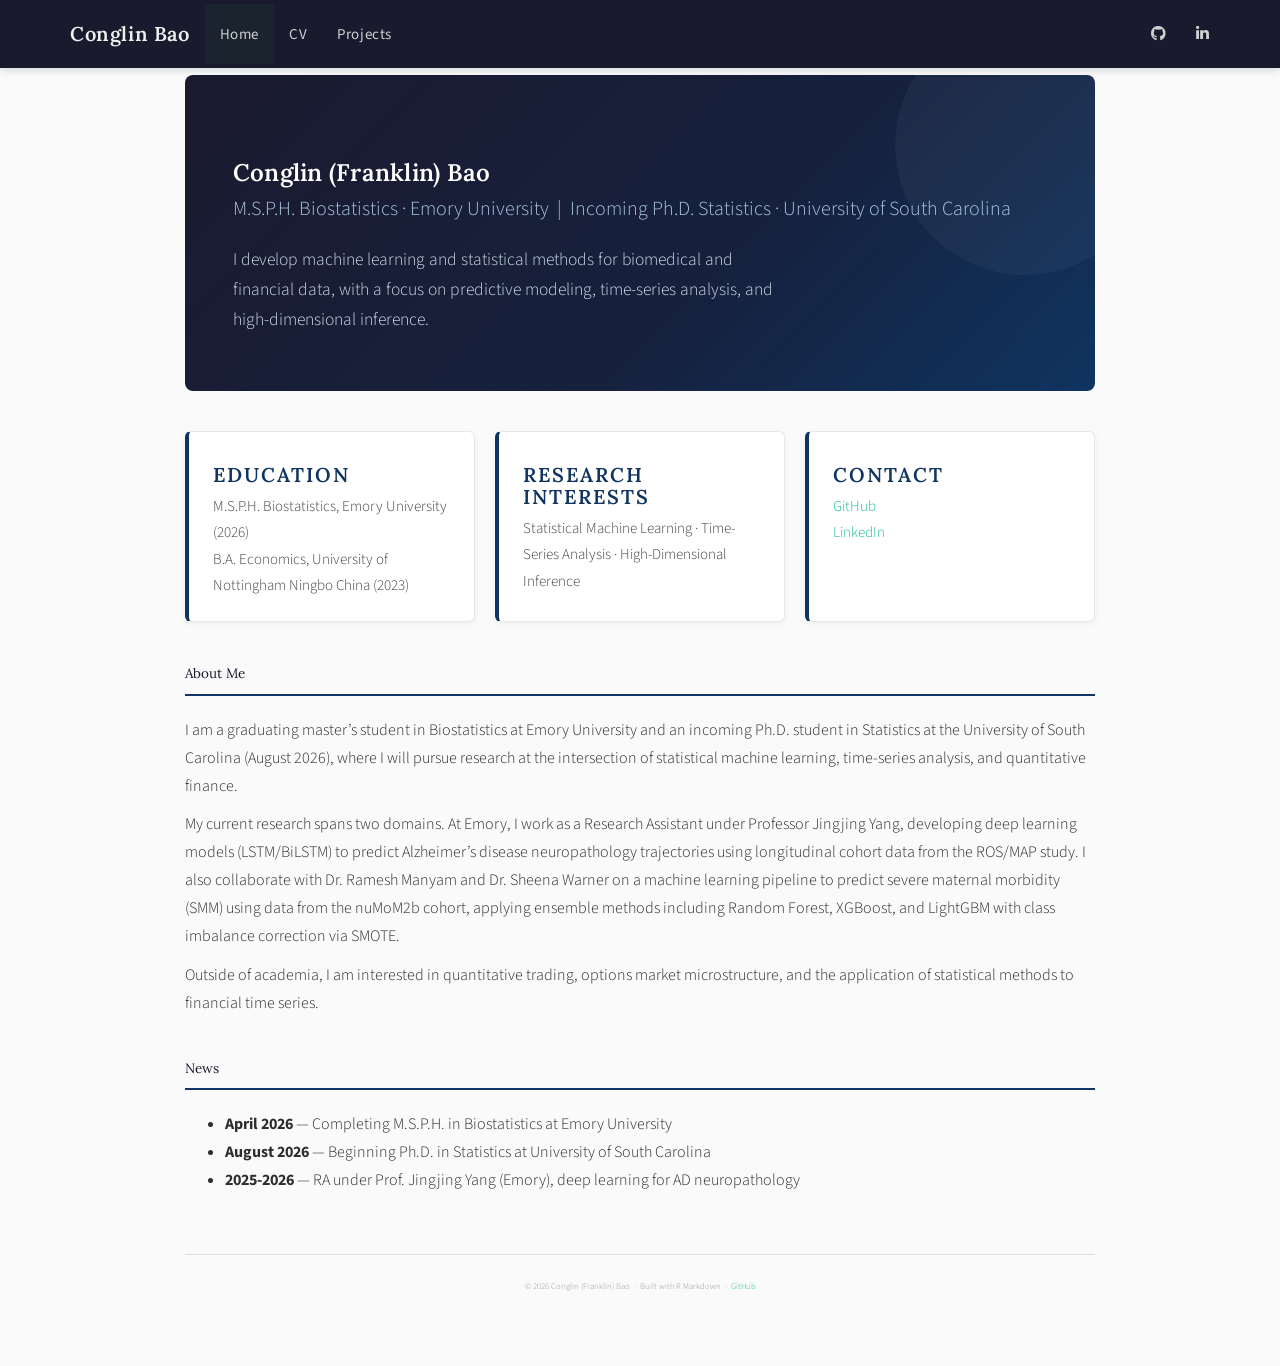
<file: docs/index.html>
<!DOCTYPE html>

<html>

<head>

<meta charset="utf-8" />
<meta name="generator" content="pandoc" />
<meta http-equiv="X-UA-Compatible" content="IE=EDGE" />




<title>index.knit</title>

<script src="site_libs/header-attrs-2.28/header-attrs.js"></script>
<script src="site_libs/jquery-3.6.0/jquery-3.6.0.min.js"></script>
<meta name="viewport" content="width=device-width, initial-scale=1" />
<link href="site_libs/bootstrap-3.3.5/css/flatly.min.css" rel="stylesheet" />
<script src="site_libs/bootstrap-3.3.5/js/bootstrap.min.js"></script>
<script src="site_libs/bootstrap-3.3.5/shim/html5shiv.min.js"></script>
<script src="site_libs/bootstrap-3.3.5/shim/respond.min.js"></script>
<style>h1 {font-size: 34px;}
       h1.title {font-size: 38px;}
       h2 {font-size: 30px;}
       h3 {font-size: 24px;}
       h4 {font-size: 18px;}
       h5 {font-size: 16px;}
       h6 {font-size: 12px;}
       code {color: inherit; background-color: rgba(0, 0, 0, 0.04);}
       pre:not([class]) { background-color: white }</style>
<script src="site_libs/navigation-1.1/tabsets.js"></script>
<link href="site_libs/font-awesome-6.4.2/css/all.min.css" rel="stylesheet" />
<link href="site_libs/font-awesome-6.4.2/css/v4-shims.min.css" rel="stylesheet" />

<style type="text/css">
  code{white-space: pre-wrap;}
  span.smallcaps{font-variant: small-caps;}
  span.underline{text-decoration: underline;}
  div.column{display: inline-block; vertical-align: top; width: 50%;}
  div.hanging-indent{margin-left: 1.5em; text-indent: -1.5em;}
  ul.task-list{list-style: none;}
    </style>







<link rel="stylesheet" href="styles.css" type="text/css" />



<style type = "text/css">
.main-container {
  max-width: 940px;
  margin-left: auto;
  margin-right: auto;
}
img {
  max-width:100%;
}
.tabbed-pane {
  padding-top: 12px;
}
.html-widget {
  margin-bottom: 20px;
}
button.code-folding-btn:focus {
  outline: none;
}
summary {
  display: list-item;
}
details > summary > p:only-child {
  display: inline;
}
pre code {
  padding: 0;
}
</style>


<style type="text/css">
.dropdown-submenu {
  position: relative;
}
.dropdown-submenu>.dropdown-menu {
  top: 0;
  left: 100%;
  margin-top: -6px;
  margin-left: -1px;
  border-radius: 0 6px 6px 6px;
}
.dropdown-submenu:hover>.dropdown-menu {
  display: block;
}
.dropdown-submenu>a:after {
  display: block;
  content: " ";
  float: right;
  width: 0;
  height: 0;
  border-color: transparent;
  border-style: solid;
  border-width: 5px 0 5px 5px;
  border-left-color: #cccccc;
  margin-top: 5px;
  margin-right: -10px;
}
.dropdown-submenu:hover>a:after {
  border-left-color: #adb5bd;
}
.dropdown-submenu.pull-left {
  float: none;
}
.dropdown-submenu.pull-left>.dropdown-menu {
  left: -100%;
  margin-left: 10px;
  border-radius: 6px 0 6px 6px;
}
</style>

<script type="text/javascript">
// manage active state of menu based on current page
$(document).ready(function () {
  // active menu anchor
  href = window.location.pathname
  href = href.substr(href.lastIndexOf('/') + 1)
  if (href === "")
    href = "index.html";
  var menuAnchor = $('a[href="' + href + '"]');

  // mark the anchor link active (and if it's in a dropdown, also mark that active)
  var dropdown = menuAnchor.closest('li.dropdown');
  if (window.bootstrap) { // Bootstrap 4+
    menuAnchor.addClass('active');
    dropdown.find('> .dropdown-toggle').addClass('active');
  } else { // Bootstrap 3
    menuAnchor.parent().addClass('active');
    dropdown.addClass('active');
  }

  // Navbar adjustments
  var navHeight = $(".navbar").first().height() + 15;
  var style = document.createElement('style');
  var pt = "padding-top: " + navHeight + "px; ";
  var mt = "margin-top: -" + navHeight + "px; ";
  var css = "";
  // offset scroll position for anchor links (for fixed navbar)
  for (var i = 1; i <= 6; i++) {
    css += ".section h" + i + "{ " + pt + mt + "}\n";
  }
  style.innerHTML = "body {" + pt + "padding-bottom: 40px; }\n" + css;
  document.head.appendChild(style);
});
</script>

<!-- tabsets -->

<style type="text/css">
.tabset-dropdown > .nav-tabs {
  display: inline-table;
  max-height: 500px;
  min-height: 44px;
  overflow-y: auto;
  border: 1px solid #ddd;
  border-radius: 4px;
}

.tabset-dropdown > .nav-tabs > li.active:before, .tabset-dropdown > .nav-tabs.nav-tabs-open:before {
  content: "\e259";
  font-family: 'Glyphicons Halflings';
  display: inline-block;
  padding: 10px;
  border-right: 1px solid #ddd;
}

.tabset-dropdown > .nav-tabs.nav-tabs-open > li.active:before {
  content: "\e258";
  font-family: 'Glyphicons Halflings';
  border: none;
}

.tabset-dropdown > .nav-tabs > li.active {
  display: block;
}

.tabset-dropdown > .nav-tabs > li > a,
.tabset-dropdown > .nav-tabs > li > a:focus,
.tabset-dropdown > .nav-tabs > li > a:hover {
  border: none;
  display: inline-block;
  border-radius: 4px;
  background-color: transparent;
}

.tabset-dropdown > .nav-tabs.nav-tabs-open > li {
  display: block;
  float: none;
}

.tabset-dropdown > .nav-tabs > li {
  display: none;
}
</style>

<!-- code folding -->




</head>

<body>


<div class="container-fluid main-container">




<div class="navbar navbar-default  navbar-fixed-top" role="navigation">
  <div class="container">
    <div class="navbar-header">
      <button type="button" class="navbar-toggle collapsed" data-toggle="collapse" data-bs-toggle="collapse" data-target="#navbar" data-bs-target="#navbar">
        <span class="icon-bar"></span>
        <span class="icon-bar"></span>
        <span class="icon-bar"></span>
      </button>
      <a class="navbar-brand" href="index.html">Conglin Bao</a>
    </div>
    <div id="navbar" class="navbar-collapse collapse">
      <ul class="nav navbar-nav">
        <li>
  <a href="index.html">Home</a>
</li>
<li>
  <a href="cv.html">CV</a>
</li>
<li>
  <a href="projects.html">Projects</a>
</li>
      </ul>
      <ul class="nav navbar-nav navbar-right">
        <li>
  <a href="https://github.com/RichardFranklinBAO">
    <span class="fa fa-github"></span>
     
  </a>
</li>
<li>
  <a href="https://www.linkedin.com/in/conglinbao/">
    <span class="fa fa-linkedin"></span>
     
  </a>
</li>
      </ul>
    </div><!--/.nav-collapse -->
  </div><!--/.container -->
</div><!--/.navbar -->

<div id="header">




</div>


<div class="hero-banner">
  <h1>Conglin (Franklin) Bao</h1>
  <div class="subtitle">M.S.P.H. Biostatistics &middot; Emory University &nbsp;|&nbsp; Incoming Ph.D. Statistics &middot; University of South Carolina</div>
  <div class="tagline">
    I develop machine learning and statistical methods for biomedical and financial data,
    with a focus on predictive modeling, time-series analysis, and high-dimensional inference.
  </div>
</div>

<div class="info-cards">
  <div class="info-card">
    <h4>Education</h4>
    <p>M.S.P.H. Biostatistics, Emory University (2026)<br>B.A. Economics, University of Nottingham Ningbo China (2023)</p>
  </div>
  <div class="info-card">
    <h4>Research Interests</h4>
    <p>Statistical Machine Learning &middot; Time-Series Analysis &middot; High-Dimensional Inference</p>
  </div>
  <div class="info-card">
    <h4>Contact</h4>
    <p>
      <a href="https://github.com/RichardFranklinBAO" target="_blank">GitHub</a><br>
      <a href="https://www.linkedin.com/in/conglinbao/" target="_blank">LinkedIn</a>
    </p>
  </div>
</div>

<div class="section-title">About Me</div>
<p>I am a graduating master’s student in Biostatistics at Emory
University and an incoming Ph.D. student in Statistics at the University
of South Carolina (August 2026), where I will pursue research at the
intersection of statistical machine learning, time-series analysis, and
quantitative finance.</p>
<p>My current research spans two domains. At Emory, I work as a Research
Assistant under Professor Jingjing Yang, developing deep learning models
(LSTM/BiLSTM) to predict Alzheimer’s disease neuropathology trajectories
using longitudinal cohort data from the ROS/MAP study. I also
collaborate with Dr. Ramesh Manyam and Dr. Sheena Warner on a machine
learning pipeline to predict severe maternal morbidity (SMM) using data
from the nuMoM2b cohort, applying ensemble methods including Random
Forest, XGBoost, and LightGBM with class imbalance correction via
SMOTE.</p>
<p>Outside of academia, I am interested in quantitative trading, options
market microstructure, and the application of statistical methods to
financial time series.</p>
<div class="section-title">News</div>

<ul>
  <li><strong>April 2026</strong> — Completing M.S.P.H. in Biostatistics at Emory University</li>
  <li><strong>August 2026</strong> — Beginning Ph.D. in Statistics at University of South Carolina</li>
  <li><strong>2025-2026</strong> — RA under Prof. Jingjing Yang (Emory), deep learning for AD neuropathology</li>
</ul>

<div class="site-footer">
  &copy; 2026 Conglin (Franklin) Bao &nbsp;&middot;&nbsp;
  Built with R Markdown &nbsp;&middot;&nbsp;
  <a href="https://github.com/RichardFranklinBAO" target="_blank">GitHub</a>
</div>




</div>

<script>

// add bootstrap table styles to pandoc tables
function bootstrapStylePandocTables() {
  $('tr.odd').parent('tbody').parent('table').addClass('table table-condensed');
}
$(document).ready(function () {
  bootstrapStylePandocTables();
});


</script>

<!-- tabsets -->

<script>
$(document).ready(function () {
  window.buildTabsets("TOC");
});

$(document).ready(function () {
  $('.tabset-dropdown > .nav-tabs > li').click(function () {
    $(this).parent().toggleClass('nav-tabs-open');
  });
});
</script>

<!-- code folding -->


<!-- dynamically load mathjax for compatibility with self-contained -->
<script>
  (function () {
    var script = document.createElement("script");
    script.type = "text/javascript";
    script.src  = "https://mathjax.rstudio.com/latest/MathJax.js?config=TeX-AMS-MML_HTMLorMML";
    document.getElementsByTagName("head")[0].appendChild(script);
  })();
</script>

</body>
</html>
</file>
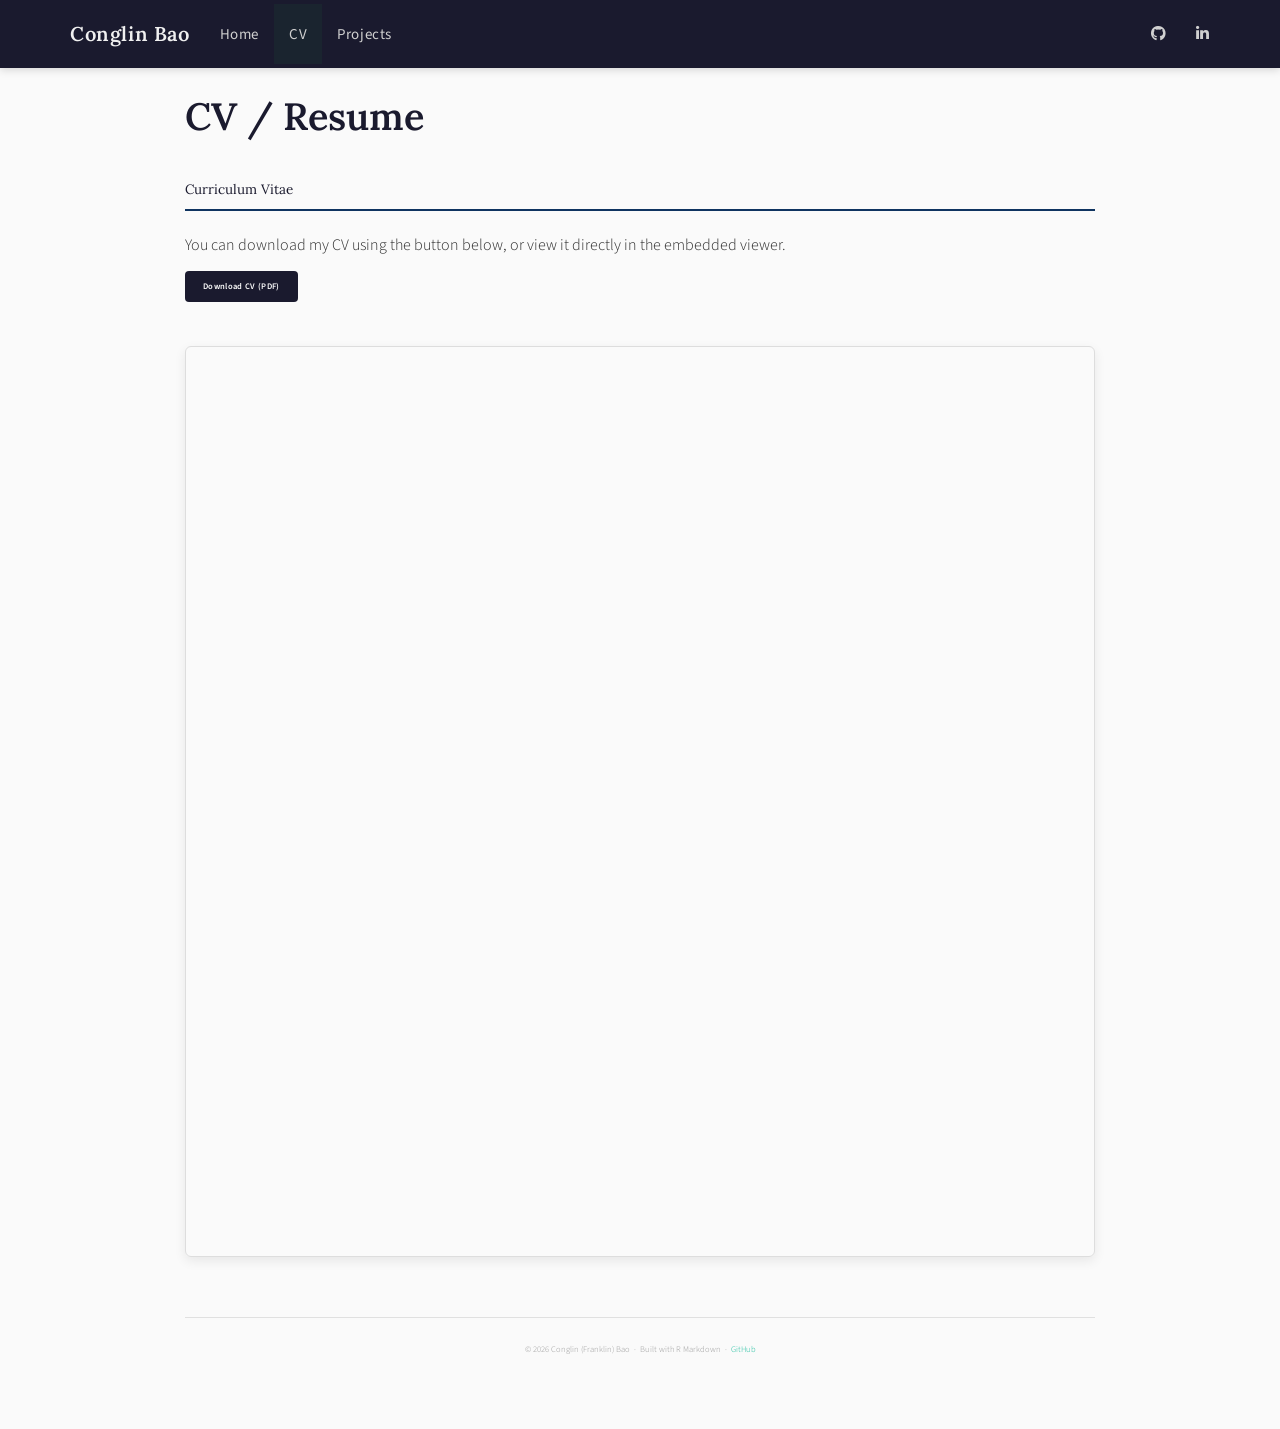
<file: docs/cv.html>
<!DOCTYPE html>

<html>

<head>

<meta charset="utf-8" />
<meta name="generator" content="pandoc" />
<meta http-equiv="X-UA-Compatible" content="IE=EDGE" />




<title>CV / Resume</title>

<script src="site_libs/header-attrs-2.28/header-attrs.js"></script>
<script src="site_libs/jquery-3.6.0/jquery-3.6.0.min.js"></script>
<meta name="viewport" content="width=device-width, initial-scale=1" />
<link href="site_libs/bootstrap-3.3.5/css/flatly.min.css" rel="stylesheet" />
<script src="site_libs/bootstrap-3.3.5/js/bootstrap.min.js"></script>
<script src="site_libs/bootstrap-3.3.5/shim/html5shiv.min.js"></script>
<script src="site_libs/bootstrap-3.3.5/shim/respond.min.js"></script>
<style>h1 {font-size: 34px;}
       h1.title {font-size: 38px;}
       h2 {font-size: 30px;}
       h3 {font-size: 24px;}
       h4 {font-size: 18px;}
       h5 {font-size: 16px;}
       h6 {font-size: 12px;}
       code {color: inherit; background-color: rgba(0, 0, 0, 0.04);}
       pre:not([class]) { background-color: white }</style>
<script src="site_libs/navigation-1.1/tabsets.js"></script>
<link href="site_libs/font-awesome-6.4.2/css/all.min.css" rel="stylesheet" />
<link href="site_libs/font-awesome-6.4.2/css/v4-shims.min.css" rel="stylesheet" />

<style type="text/css">
  code{white-space: pre-wrap;}
  span.smallcaps{font-variant: small-caps;}
  span.underline{text-decoration: underline;}
  div.column{display: inline-block; vertical-align: top; width: 50%;}
  div.hanging-indent{margin-left: 1.5em; text-indent: -1.5em;}
  ul.task-list{list-style: none;}
    </style>







<link rel="stylesheet" href="styles.css" type="text/css" />



<style type = "text/css">
.main-container {
  max-width: 940px;
  margin-left: auto;
  margin-right: auto;
}
img {
  max-width:100%;
}
.tabbed-pane {
  padding-top: 12px;
}
.html-widget {
  margin-bottom: 20px;
}
button.code-folding-btn:focus {
  outline: none;
}
summary {
  display: list-item;
}
details > summary > p:only-child {
  display: inline;
}
pre code {
  padding: 0;
}
</style>


<style type="text/css">
.dropdown-submenu {
  position: relative;
}
.dropdown-submenu>.dropdown-menu {
  top: 0;
  left: 100%;
  margin-top: -6px;
  margin-left: -1px;
  border-radius: 0 6px 6px 6px;
}
.dropdown-submenu:hover>.dropdown-menu {
  display: block;
}
.dropdown-submenu>a:after {
  display: block;
  content: " ";
  float: right;
  width: 0;
  height: 0;
  border-color: transparent;
  border-style: solid;
  border-width: 5px 0 5px 5px;
  border-left-color: #cccccc;
  margin-top: 5px;
  margin-right: -10px;
}
.dropdown-submenu:hover>a:after {
  border-left-color: #adb5bd;
}
.dropdown-submenu.pull-left {
  float: none;
}
.dropdown-submenu.pull-left>.dropdown-menu {
  left: -100%;
  margin-left: 10px;
  border-radius: 6px 0 6px 6px;
}
</style>

<script type="text/javascript">
// manage active state of menu based on current page
$(document).ready(function () {
  // active menu anchor
  href = window.location.pathname
  href = href.substr(href.lastIndexOf('/') + 1)
  if (href === "")
    href = "index.html";
  var menuAnchor = $('a[href="' + href + '"]');

  // mark the anchor link active (and if it's in a dropdown, also mark that active)
  var dropdown = menuAnchor.closest('li.dropdown');
  if (window.bootstrap) { // Bootstrap 4+
    menuAnchor.addClass('active');
    dropdown.find('> .dropdown-toggle').addClass('active');
  } else { // Bootstrap 3
    menuAnchor.parent().addClass('active');
    dropdown.addClass('active');
  }

  // Navbar adjustments
  var navHeight = $(".navbar").first().height() + 15;
  var style = document.createElement('style');
  var pt = "padding-top: " + navHeight + "px; ";
  var mt = "margin-top: -" + navHeight + "px; ";
  var css = "";
  // offset scroll position for anchor links (for fixed navbar)
  for (var i = 1; i <= 6; i++) {
    css += ".section h" + i + "{ " + pt + mt + "}\n";
  }
  style.innerHTML = "body {" + pt + "padding-bottom: 40px; }\n" + css;
  document.head.appendChild(style);
});
</script>

<!-- tabsets -->

<style type="text/css">
.tabset-dropdown > .nav-tabs {
  display: inline-table;
  max-height: 500px;
  min-height: 44px;
  overflow-y: auto;
  border: 1px solid #ddd;
  border-radius: 4px;
}

.tabset-dropdown > .nav-tabs > li.active:before, .tabset-dropdown > .nav-tabs.nav-tabs-open:before {
  content: "\e259";
  font-family: 'Glyphicons Halflings';
  display: inline-block;
  padding: 10px;
  border-right: 1px solid #ddd;
}

.tabset-dropdown > .nav-tabs.nav-tabs-open > li.active:before {
  content: "\e258";
  font-family: 'Glyphicons Halflings';
  border: none;
}

.tabset-dropdown > .nav-tabs > li.active {
  display: block;
}

.tabset-dropdown > .nav-tabs > li > a,
.tabset-dropdown > .nav-tabs > li > a:focus,
.tabset-dropdown > .nav-tabs > li > a:hover {
  border: none;
  display: inline-block;
  border-radius: 4px;
  background-color: transparent;
}

.tabset-dropdown > .nav-tabs.nav-tabs-open > li {
  display: block;
  float: none;
}

.tabset-dropdown > .nav-tabs > li {
  display: none;
}
</style>

<!-- code folding -->




</head>

<body>


<div class="container-fluid main-container">




<div class="navbar navbar-default  navbar-fixed-top" role="navigation">
  <div class="container">
    <div class="navbar-header">
      <button type="button" class="navbar-toggle collapsed" data-toggle="collapse" data-bs-toggle="collapse" data-target="#navbar" data-bs-target="#navbar">
        <span class="icon-bar"></span>
        <span class="icon-bar"></span>
        <span class="icon-bar"></span>
      </button>
      <a class="navbar-brand" href="index.html">Conglin Bao</a>
    </div>
    <div id="navbar" class="navbar-collapse collapse">
      <ul class="nav navbar-nav">
        <li>
  <a href="index.html">Home</a>
</li>
<li>
  <a href="cv.html">CV</a>
</li>
<li>
  <a href="projects.html">Projects</a>
</li>
      </ul>
      <ul class="nav navbar-nav navbar-right">
        <li>
  <a href="https://github.com/RichardFranklinBAO">
    <span class="fa fa-github"></span>
     
  </a>
</li>
<li>
  <a href="https://www.linkedin.com/in/conglinbao/">
    <span class="fa fa-linkedin"></span>
     
  </a>
</li>
      </ul>
    </div><!--/.nav-collapse -->
  </div><!--/.container -->
</div><!--/.navbar -->

<div id="header">



<h1 class="title toc-ignore">CV / Resume</h1>

</div>


<div class="section-title">Curriculum Vitae</div>

<p>You can download my CV using the button below, or view it directly in the embedded viewer.</p>

<a href="CV_ConglinBao.pdf" download class="project-link" style="margin-bottom: 24px; display: inline-block;">
  Download CV (PDF)
</a>

<div class="cv-embed-container">
  <iframe src="CV_ConglinBao.pdf" width="100%" height="900px" style="border:none;">
    Your browser does not support embedded PDFs.
    <a href="CV_ConglinBao.pdf">Download the PDF</a> instead.
  </iframe>
</div>

<div class="site-footer">
  &copy; 2026 Conglin (Franklin) Bao &nbsp;&middot;&nbsp;
  Built with R Markdown &nbsp;&middot;&nbsp;
  <a href="https://github.com/RichardFranklinBAO" target="_blank">GitHub</a>
</div>




</div>

<script>

// add bootstrap table styles to pandoc tables
function bootstrapStylePandocTables() {
  $('tr.odd').parent('tbody').parent('table').addClass('table table-condensed');
}
$(document).ready(function () {
  bootstrapStylePandocTables();
});


</script>

<!-- tabsets -->

<script>
$(document).ready(function () {
  window.buildTabsets("TOC");
});

$(document).ready(function () {
  $('.tabset-dropdown > .nav-tabs > li').click(function () {
    $(this).parent().toggleClass('nav-tabs-open');
  });
});
</script>

<!-- code folding -->


<!-- dynamically load mathjax for compatibility with self-contained -->
<script>
  (function () {
    var script = document.createElement("script");
    script.type = "text/javascript";
    script.src  = "https://mathjax.rstudio.com/latest/MathJax.js?config=TeX-AMS-MML_HTMLorMML";
    document.getElementsByTagName("head")[0].appendChild(script);
  })();
</script>

</body>
</html>
</file>
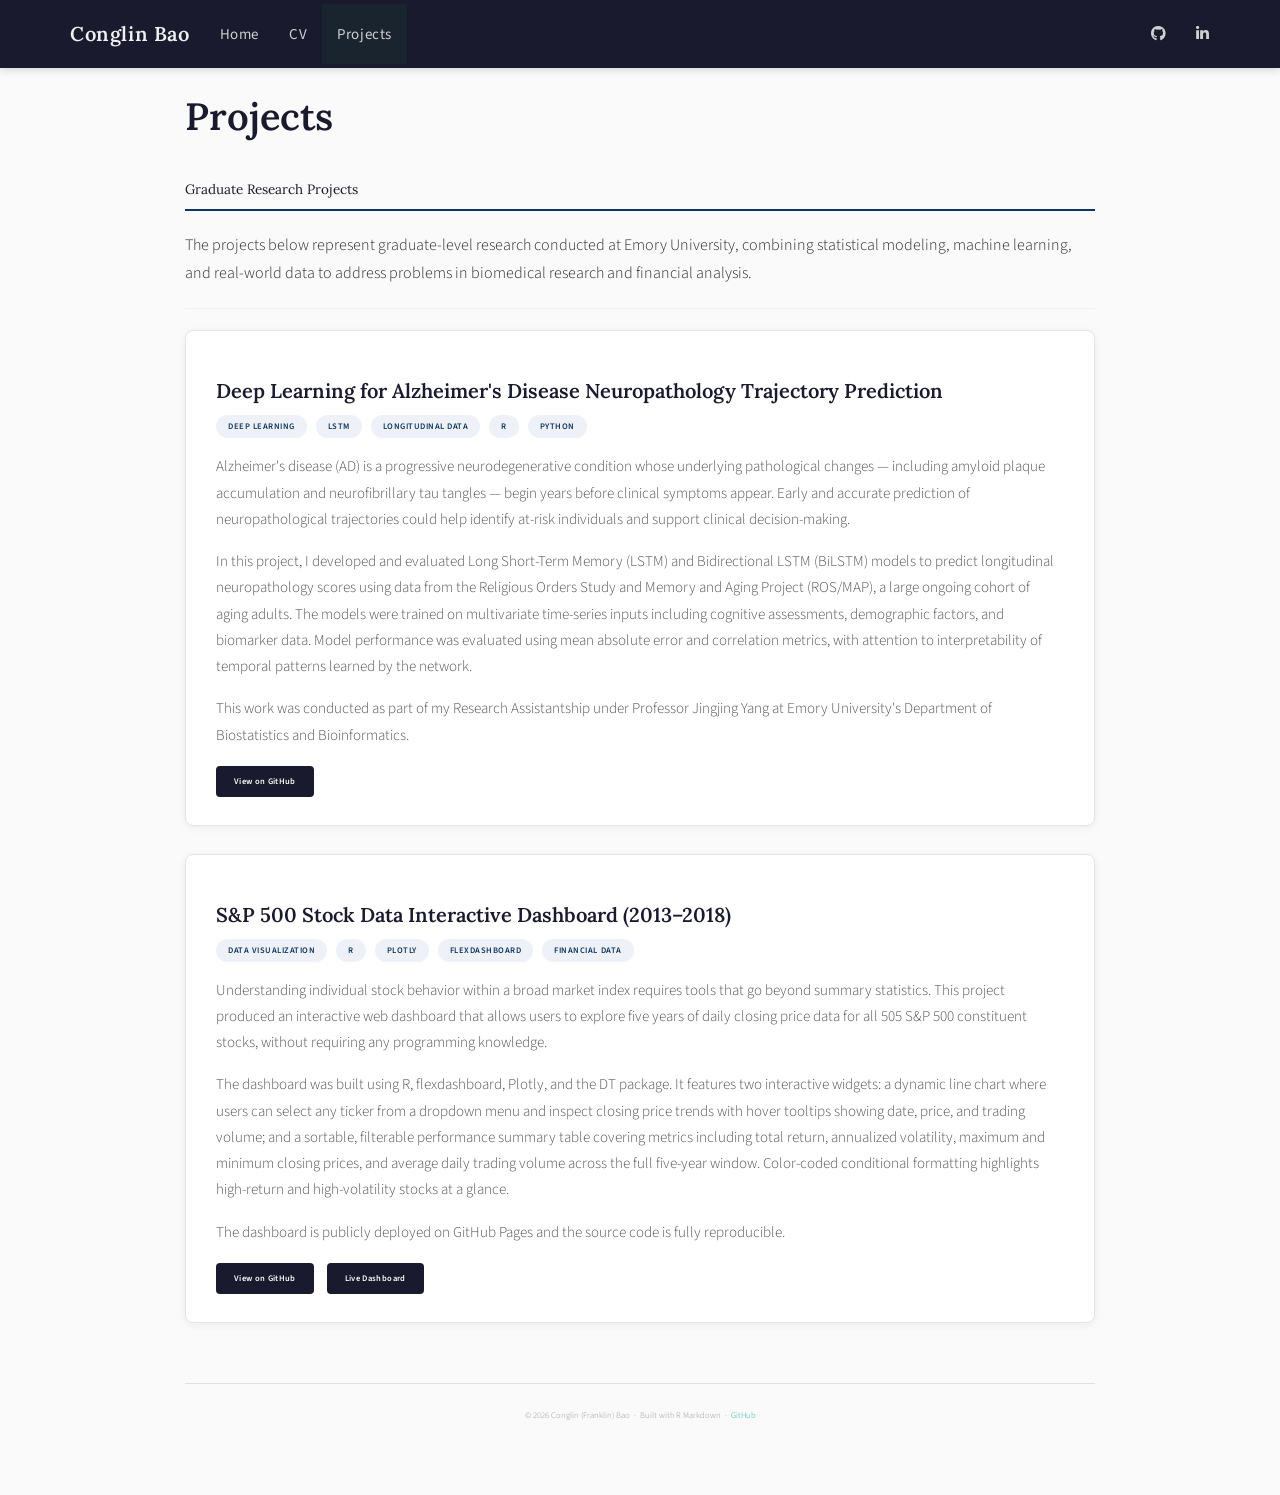
<file: docs/projects.html>
<!DOCTYPE html>

<html>

<head>

<meta charset="utf-8" />
<meta name="generator" content="pandoc" />
<meta http-equiv="X-UA-Compatible" content="IE=EDGE" />




<title>Projects</title>

<script src="site_libs/header-attrs-2.28/header-attrs.js"></script>
<script src="site_libs/jquery-3.6.0/jquery-3.6.0.min.js"></script>
<meta name="viewport" content="width=device-width, initial-scale=1" />
<link href="site_libs/bootstrap-3.3.5/css/flatly.min.css" rel="stylesheet" />
<script src="site_libs/bootstrap-3.3.5/js/bootstrap.min.js"></script>
<script src="site_libs/bootstrap-3.3.5/shim/html5shiv.min.js"></script>
<script src="site_libs/bootstrap-3.3.5/shim/respond.min.js"></script>
<style>h1 {font-size: 34px;}
       h1.title {font-size: 38px;}
       h2 {font-size: 30px;}
       h3 {font-size: 24px;}
       h4 {font-size: 18px;}
       h5 {font-size: 16px;}
       h6 {font-size: 12px;}
       code {color: inherit; background-color: rgba(0, 0, 0, 0.04);}
       pre:not([class]) { background-color: white }</style>
<script src="site_libs/navigation-1.1/tabsets.js"></script>
<link href="site_libs/font-awesome-6.4.2/css/all.min.css" rel="stylesheet" />
<link href="site_libs/font-awesome-6.4.2/css/v4-shims.min.css" rel="stylesheet" />

<style type="text/css">
  code{white-space: pre-wrap;}
  span.smallcaps{font-variant: small-caps;}
  span.underline{text-decoration: underline;}
  div.column{display: inline-block; vertical-align: top; width: 50%;}
  div.hanging-indent{margin-left: 1.5em; text-indent: -1.5em;}
  ul.task-list{list-style: none;}
    </style>







<link rel="stylesheet" href="styles.css" type="text/css" />



<style type = "text/css">
.main-container {
  max-width: 940px;
  margin-left: auto;
  margin-right: auto;
}
img {
  max-width:100%;
}
.tabbed-pane {
  padding-top: 12px;
}
.html-widget {
  margin-bottom: 20px;
}
button.code-folding-btn:focus {
  outline: none;
}
summary {
  display: list-item;
}
details > summary > p:only-child {
  display: inline;
}
pre code {
  padding: 0;
}
</style>


<style type="text/css">
.dropdown-submenu {
  position: relative;
}
.dropdown-submenu>.dropdown-menu {
  top: 0;
  left: 100%;
  margin-top: -6px;
  margin-left: -1px;
  border-radius: 0 6px 6px 6px;
}
.dropdown-submenu:hover>.dropdown-menu {
  display: block;
}
.dropdown-submenu>a:after {
  display: block;
  content: " ";
  float: right;
  width: 0;
  height: 0;
  border-color: transparent;
  border-style: solid;
  border-width: 5px 0 5px 5px;
  border-left-color: #cccccc;
  margin-top: 5px;
  margin-right: -10px;
}
.dropdown-submenu:hover>a:after {
  border-left-color: #adb5bd;
}
.dropdown-submenu.pull-left {
  float: none;
}
.dropdown-submenu.pull-left>.dropdown-menu {
  left: -100%;
  margin-left: 10px;
  border-radius: 6px 0 6px 6px;
}
</style>

<script type="text/javascript">
// manage active state of menu based on current page
$(document).ready(function () {
  // active menu anchor
  href = window.location.pathname
  href = href.substr(href.lastIndexOf('/') + 1)
  if (href === "")
    href = "index.html";
  var menuAnchor = $('a[href="' + href + '"]');

  // mark the anchor link active (and if it's in a dropdown, also mark that active)
  var dropdown = menuAnchor.closest('li.dropdown');
  if (window.bootstrap) { // Bootstrap 4+
    menuAnchor.addClass('active');
    dropdown.find('> .dropdown-toggle').addClass('active');
  } else { // Bootstrap 3
    menuAnchor.parent().addClass('active');
    dropdown.addClass('active');
  }

  // Navbar adjustments
  var navHeight = $(".navbar").first().height() + 15;
  var style = document.createElement('style');
  var pt = "padding-top: " + navHeight + "px; ";
  var mt = "margin-top: -" + navHeight + "px; ";
  var css = "";
  // offset scroll position for anchor links (for fixed navbar)
  for (var i = 1; i <= 6; i++) {
    css += ".section h" + i + "{ " + pt + mt + "}\n";
  }
  style.innerHTML = "body {" + pt + "padding-bottom: 40px; }\n" + css;
  document.head.appendChild(style);
});
</script>

<!-- tabsets -->

<style type="text/css">
.tabset-dropdown > .nav-tabs {
  display: inline-table;
  max-height: 500px;
  min-height: 44px;
  overflow-y: auto;
  border: 1px solid #ddd;
  border-radius: 4px;
}

.tabset-dropdown > .nav-tabs > li.active:before, .tabset-dropdown > .nav-tabs.nav-tabs-open:before {
  content: "\e259";
  font-family: 'Glyphicons Halflings';
  display: inline-block;
  padding: 10px;
  border-right: 1px solid #ddd;
}

.tabset-dropdown > .nav-tabs.nav-tabs-open > li.active:before {
  content: "\e258";
  font-family: 'Glyphicons Halflings';
  border: none;
}

.tabset-dropdown > .nav-tabs > li.active {
  display: block;
}

.tabset-dropdown > .nav-tabs > li > a,
.tabset-dropdown > .nav-tabs > li > a:focus,
.tabset-dropdown > .nav-tabs > li > a:hover {
  border: none;
  display: inline-block;
  border-radius: 4px;
  background-color: transparent;
}

.tabset-dropdown > .nav-tabs.nav-tabs-open > li {
  display: block;
  float: none;
}

.tabset-dropdown > .nav-tabs > li {
  display: none;
}
</style>

<!-- code folding -->




</head>

<body>


<div class="container-fluid main-container">




<div class="navbar navbar-default  navbar-fixed-top" role="navigation">
  <div class="container">
    <div class="navbar-header">
      <button type="button" class="navbar-toggle collapsed" data-toggle="collapse" data-bs-toggle="collapse" data-target="#navbar" data-bs-target="#navbar">
        <span class="icon-bar"></span>
        <span class="icon-bar"></span>
        <span class="icon-bar"></span>
      </button>
      <a class="navbar-brand" href="index.html">Conglin Bao</a>
    </div>
    <div id="navbar" class="navbar-collapse collapse">
      <ul class="nav navbar-nav">
        <li>
  <a href="index.html">Home</a>
</li>
<li>
  <a href="cv.html">CV</a>
</li>
<li>
  <a href="projects.html">Projects</a>
</li>
      </ul>
      <ul class="nav navbar-nav navbar-right">
        <li>
  <a href="https://github.com/RichardFranklinBAO">
    <span class="fa fa-github"></span>
     
  </a>
</li>
<li>
  <a href="https://www.linkedin.com/in/conglinbao/">
    <span class="fa fa-linkedin"></span>
     
  </a>
</li>
      </ul>
    </div><!--/.nav-collapse -->
  </div><!--/.container -->
</div><!--/.navbar -->

<div id="header">



<h1 class="title toc-ignore">Projects</h1>

</div>


<div class="section-title">Graduate Research Projects</div>

<p>
The projects below represent graduate-level research conducted at Emory University,
combining statistical modeling, machine learning, and real-world data to address
problems in biomedical research and financial analysis.
</p>

<hr>

<div class="project-card">
  <h3>Deep Learning for Alzheimer's Disease Neuropathology Trajectory Prediction</h3>
  <div class="project-tags">
    <span class="tag">Deep Learning</span>
    <span class="tag">LSTM</span>
    <span class="tag">Longitudinal Data</span>
    <span class="tag">R</span>
    <span class="tag">Python</span>
  </div>
  <p>
    Alzheimer's disease (AD) is a progressive neurodegenerative condition whose
    underlying pathological changes — including amyloid plaque accumulation and
    neurofibrillary tau tangles — begin years before clinical symptoms appear.
    Early and accurate prediction of neuropathological trajectories could help
    identify at-risk individuals and support clinical decision-making.
  </p>
  <p>
    In this project, I developed and evaluated Long Short-Term Memory (LSTM) and
    Bidirectional LSTM (BiLSTM) models to predict longitudinal neuropathology scores
    using data from the Religious Orders Study and Memory and Aging Project (ROS/MAP),
    a large ongoing cohort of aging adults. The models were trained on multivariate
    time-series inputs including cognitive assessments, demographic factors, and
    biomarker data. Model performance was evaluated using mean absolute error and
    correlation metrics, with attention to interpretability of temporal patterns
    learned by the network.
  </p>
  <p>
    This work was conducted as part of my Research Assistantship under Professor
    Jingjing Yang at Emory University's Department of Biostatistics and Bioinformatics.
  </p>
  <a href="https://github.com/RichardFranklinBAO/AD_Pathology_Trajectory_DL"
     target="_blank" class="project-link">
    View on GitHub
  </a>
</div>

<div class="project-card">
  <h3>S&amp;P 500 Stock Data Interactive Dashboard (2013&ndash;2018)</h3>
  <div class="project-tags">
    <span class="tag">Data Visualization</span>
    <span class="tag">R</span>
    <span class="tag">Plotly</span>
    <span class="tag">flexdashboard</span>
    <span class="tag">Financial Data</span>
  </div>
  <p>
    Understanding individual stock behavior within a broad market index requires
    tools that go beyond summary statistics. This project produced an interactive
    web dashboard that allows users to explore five years of daily closing price
    data for all 505 S&amp;P 500 constituent stocks, without requiring any programming
    knowledge.
  </p>
  <p>
    The dashboard was built using R, flexdashboard, Plotly, and the DT package.
    It features two interactive widgets: a dynamic line chart where users can select
    any ticker from a dropdown menu and inspect closing price trends with hover
    tooltips showing date, price, and trading volume; and a sortable, filterable
    performance summary table covering metrics including total return, annualized
    volatility, maximum and minimum closing prices, and average daily trading volume
    across the full five-year window. Color-coded conditional formatting highlights
    high-return and high-volatility stocks at a glance.
  </p>
  <p>
    The dashboard is publicly deployed on GitHub Pages and the source code is
    fully reproducible.
  </p>
  <a href="https://github.com/RichardFranklinBAO/data555_sp500_dashboard"
     target="_blank" class="project-link" style="margin-right: 10px;">
    View on GitHub
  </a>
  <a href="https://richardfranklinbao.github.io/data555_sp500_dashboard/Final_Project_3a_flex.html"
     target="_blank" class="project-link">
    Live Dashboard
  </a>
</div>

<div class="site-footer">
  &copy; 2026 Conglin (Franklin) Bao &nbsp;&middot;&nbsp;
  Built with R Markdown &nbsp;&middot;&nbsp;
  <a href="https://github.com/RichardFranklinBAO" target="_blank">GitHub</a>
</div>




</div>

<script>

// add bootstrap table styles to pandoc tables
function bootstrapStylePandocTables() {
  $('tr.odd').parent('tbody').parent('table').addClass('table table-condensed');
}
$(document).ready(function () {
  bootstrapStylePandocTables();
});


</script>

<!-- tabsets -->

<script>
$(document).ready(function () {
  window.buildTabsets("TOC");
});

$(document).ready(function () {
  $('.tabset-dropdown > .nav-tabs > li').click(function () {
    $(this).parent().toggleClass('nav-tabs-open');
  });
});
</script>

<!-- code folding -->


<!-- dynamically load mathjax for compatibility with self-contained -->
<script>
  (function () {
    var script = document.createElement("script");
    script.type = "text/javascript";
    script.src  = "https://mathjax.rstudio.com/latest/MathJax.js?config=TeX-AMS-MML_HTMLorMML";
    document.getElementsByTagName("head")[0].appendChild(script);
  })();
</script>

</body>
</html>
</file>
<file: docs/styles.css>
/* ============================================================
   Custom CSS for Conglin (Franklin) Bao Personal Website
   ============================================================ */

/* ---------- Google Fonts ---------- */
@import url('https://fonts.googleapis.com/css2?family=Lora:wght@400;600&family=Source+Sans+3:wght@300;400;600&display=swap');

/* ---------- Global Typography ---------- */
body {
  font-family: 'Source Sans 3', sans-serif;
  font-weight: 300;
  color: #2d2d2d;
  background-color: #fafafa;
  font-size: 16px;
  line-height: 1.75;
}

h1, h2, h3, h4 {
  font-family: 'Lora', serif;
  font-weight: 600;
  color: #1a1a2e;
}

/* ---------- Navbar ---------- */
.navbar {
  background-color: #1a1a2e !important;
  border: none;
  box-shadow: 0 2px 8px rgba(0,0,0,0.15);
  padding: 4px 0;
}

.navbar-brand {
  font-family: 'Lora', serif;
  font-size: 2rem;
  font-weight: 600;
  color: #f0f0f0 !important;
  letter-spacing: 0.03em;
}

.navbar-nav > li > a {
  color: #d0d0d0 !important;
  font-family: 'Source Sans 3', sans-serif;
  font-weight: 400;
  font-size: 1.5rem;
  letter-spacing: 0.04em;
  transition: color 0.2s ease;
}

.navbar-nav > li > a:hover {
  color: #ffffff !important;
}

/* ---------- Hero Banner (Home page) ---------- */
.hero-banner {
  background: linear-gradient(135deg, #1a1a2e 0%, #16213e 60%, #0f3460 100%);
  color: #f0f0f0;
  padding: 64px 48px 56px 48px;
  border-radius: 8px;
  margin-bottom: 40px;
  position: relative;
  overflow: hidden;
}

.hero-banner::before {
  content: "";
  position: absolute;
  top: -60px;
  right: -60px;
  width: 260px;
  height: 260px;
  background: rgba(255,255,255,0.04);
  border-radius: 50%;
}

.hero-banner h1 {
  color: #ffffff;
  font-size: 2.4rem;
  margin-bottom: 6px;
  letter-spacing: 0.01em;
}

.hero-banner .subtitle {
  color: #a8c4e0;
  font-size: 2rem;
  font-weight: 300;
  margin-bottom: 18px;
}

.hero-banner .tagline {
  color: #d0dce8;
  font-size: 1.75rem;
  line-height: 1.7;
  max-width: 560px;
}

/* ---------- Info Cards (Home page) ---------- */
.info-cards {
  display: flex;
  gap: 20px;
  flex-wrap: wrap;
  margin-bottom: 40px;
}

.info-card {
  background: #ffffff;
  border: 1px solid #e8e8e8;
  border-left: 4px solid #0f3460;
  border-radius: 6px;
  padding: 22px 24px;
  flex: 1;
  min-width: 200px;
  box-shadow: 0 2px 6px rgba(0,0,0,0.05);
}

.info-card h4 {
  font-size: 2rem;
  text-transform: uppercase;
  letter-spacing: 0.1em;
  color: #0f3460;
  margin-bottom: 8px;
}

.info-card p {
  margin: 0;
  font-size: 1.5rem;
  color: #444;
}

/* ---------- Section Divider ---------- */
.section-title {
  font-family: 'Lora', serif;
  font-size: 1.35rem;
  color: #1a1a2e;
  border-bottom: 2px solid #0f3460;
  padding-bottom: 8px;
  margin-top: 40px;
  margin-bottom: 20px;
}

/* ---------- Project Cards ---------- */
.project-card {
  background: #ffffff;
  border: 1px solid #e4e4e4;
  border-radius: 8px;
  padding: 28px 30px;
  margin-bottom: 28px;
  box-shadow: 0 2px 8px rgba(0,0,0,0.06);
  transition: box-shadow 0.2s ease, transform 0.2s ease;
}

.project-card:hover {
  box-shadow: 0 6px 18px rgba(0,0,0,0.1);
  transform: translateY(-2px);
}

.project-card h3 {
  font-size: 2rem;
  color: #1a1a2e;
  margin-bottom: 8px;
}

.project-card .project-tags {
  margin-bottom: 12px;
}

.tag {
  display: inline-block;
  background: #eef2f8;
  color: #0f3460;
  font-size: 0.85rem;
  font-weight: 600;
  letter-spacing: 0.06em;
  padding: 4px 12px;
  border-radius: 20px;
  margin-right: 6px;
  margin-bottom: 4px;
  text-transform: uppercase;
}

.project-card p {
  color: #555;
  font-size: 1.5rem;
  line-height: 1.75;
  margin-bottom: 16px;
}

.project-link {
  display: inline-block;
  background: #1a1a2e;
  color: #ffffff !important;
  font-size: 0.85rem;
  font-weight: 600;
  padding: 8px 18px;
  border-radius: 4px;
  text-decoration: none !important;
  letter-spacing: 0.04em;
  transition: background 0.2s ease;
}

.project-link:hover {
  background: #0f3460 !important;
  color: #ffffff !important;
}

/* ---------- CV Page ---------- */
.cv-embed-container {
  border: 1px solid #ddd;
  border-radius: 6px;
  overflow: hidden;
  box-shadow: 0 4px 12px rgba(0,0,0,0.08);
  margin-top: 20px;
}

/* ---------- Footer ---------- */
.site-footer {
  margin-top: 60px;
  padding: 24px 0 32px 0;
  border-top: 1px solid #e0e0e0;
  text-align: center;
  color: #999;
  font-size: 0.85rem;
}

/* ---------- Mobile Responsive ---------- */
@media (max-width: 768px) {
  .hero-banner {
    padding: 40px 24px;
  }

  .hero-banner h1 {
    font-size: 1.8rem;
  }

  .info-cards {
    flex-direction: column;
  }

  .info-card {
    min-width: unset;
  }

  .project-card {
    padding: 20px;
  }
}
</file>
<file: docs/site_libs/bootstrap-3.3.5/css/flatly.min.css>
@font-face {
  font-family: 'Lato';
  font-style: normal;
  font-weight: 400;
  src: url(fonts/Lato.ttf) format('truetype');
}
@font-face {
  font-family: 'Lato';
  font-style: normal;
  font-weight: 700;
  src: url(fonts/LatoBold.ttf) format('truetype');
}
@font-face {
  font-family: 'Lato';
  font-style: italic;
  font-weight: 400;
  src: url(fonts/LatoItalic.ttf) format('truetype');
}

/*!
 * bootswatch v3.3.6
 * Homepage: http://bootswatch.com
 * Copyright 2012-2015 Thomas Park
 * Licensed under MIT
 * Based on Bootstrap
*//*!
 * Bootstrap v3.3.6 (http://getbootstrap.com)
 * Copyright 2011-2015 Twitter, Inc.
 * Licensed under MIT (https://github.com/twbs/bootstrap/blob/master/LICENSE)
 *//*! normalize.css v3.0.3 | MIT License | github.com/necolas/normalize.css */html{font-family:sans-serif;-ms-text-size-adjust:100%;-webkit-text-size-adjust:100%}body{margin:0}article,aside,details,figcaption,figure,footer,header,hgroup,main,menu,nav,section,summary{display:block}audio,canvas,progress,video{display:inline-block;vertical-align:baseline}audio:not([controls]){display:none;height:0}[hidden],template{display:none}a{background-color:transparent}a:active,a:hover{outline:0}abbr[title]{border-bottom:1px dotted}b,strong{font-weight:bold}dfn{font-style:italic}h1{font-size:2em;margin:0.67em 0}mark{background:#ff0;color:#000}small{font-size:80%}sub,sup{font-size:75%;line-height:0;position:relative;vertical-align:baseline}sup{top:-0.5em}sub{bottom:-0.25em}img{border:0}svg:not(:root){overflow:hidden}figure{margin:1em 40px}hr{-webkit-box-sizing:content-box;-moz-box-sizing:content-box;box-sizing:content-box;height:0}pre{overflow:auto}code,kbd,pre,samp{font-family:monospace, monospace;font-size:1em}button,input,optgroup,select,textarea{color:inherit;font:inherit;margin:0}button{overflow:visible}button,select{text-transform:none}button,html input[type="button"],input[type="reset"],input[type="submit"]{-webkit-appearance:button;cursor:pointer}button[disabled],html input[disabled]{cursor:default}button::-moz-focus-inner,input::-moz-focus-inner{border:0;padding:0}input{line-height:normal}input[type="checkbox"],input[type="radio"]{-webkit-box-sizing:border-box;-moz-box-sizing:border-box;box-sizing:border-box;padding:0}input[type="number"]::-webkit-inner-spin-button,input[type="number"]::-webkit-outer-spin-button{height:auto}input[type="search"]{-webkit-appearance:textfield;-webkit-box-sizing:content-box;-moz-box-sizing:content-box;box-sizing:content-box}input[type="search"]::-webkit-search-cancel-button,input[type="search"]::-webkit-search-decoration{-webkit-appearance:none}fieldset{border:1px solid #c0c0c0;margin:0 2px;padding:0.35em 0.625em 0.75em}legend{border:0;padding:0}textarea{overflow:auto}optgroup{font-weight:bold}table{border-collapse:collapse;border-spacing:0}td,th{padding:0}/*! Source: https://github.com/h5bp/html5-boilerplate/blob/master/src/css/main.css */@media print{*,*:before,*:after{background:transparent !important;color:#000 !important;-webkit-box-shadow:none !important;box-shadow:none !important;text-shadow:none !important}a,a:visited{text-decoration:underline}a[href]:after{content:" (" attr(href) ")"}abbr[title]:after{content:" (" attr(title) ")"}a[href^="#"]:after,a[href^="javascript:"]:after{content:""}pre,blockquote{border:1px solid #999;page-break-inside:avoid}thead{display:table-header-group}tr,img{page-break-inside:avoid}img{max-width:100% !important}p,h2,h3{orphans:3;widows:3}h2,h3{page-break-after:avoid}.navbar{display:none}.btn>.caret,.dropup>.btn>.caret{border-top-color:#000 !important}.label{border:1px solid #000}.table{border-collapse:collapse !important}.table td,.table th{background-color:#fff !important}.table-bordered th,.table-bordered td{border:1px solid #ddd !important}}@font-face{font-family:'Glyphicons Halflings';src:url('../fonts/glyphicons-halflings-regular.eot');src:url('../fonts/glyphicons-halflings-regular.eot?#iefix') format('embedded-opentype'),url('../fonts/glyphicons-halflings-regular.woff') format('woff'),url('../fonts/glyphicons-halflings-regular.ttf') format('truetype'),url('../fonts/glyphicons-halflings-regular.svg#glyphicons_halflingsregular') format('svg')}.glyphicon{position:relative;top:1px;display:inline-block;font-family:'Glyphicons Halflings';font-style:normal;font-weight:normal;line-height:1;-webkit-font-smoothing:antialiased;-moz-osx-font-smoothing:grayscale}.glyphicon-asterisk:before{content:"\002a"}.glyphicon-plus:before{content:"\002b"}.glyphicon-euro:before,.glyphicon-eur:before{content:"\20ac"}.glyphicon-minus:before{content:"\2212"}.glyphicon-cloud:before{content:"\2601"}.glyphicon-envelope:before{content:"\2709"}.glyphicon-pencil:before{content:"\270f"}.glyphicon-glass:before{content:"\e001"}.glyphicon-music:before{content:"\e002"}.glyphicon-search:before{content:"\e003"}.glyphicon-heart:before{content:"\e005"}.glyphicon-star:before{content:"\e006"}.glyphicon-star-empty:before{content:"\e007"}.glyphicon-user:before{content:"\e008"}.glyphicon-film:before{content:"\e009"}.glyphicon-th-large:before{content:"\e010"}.glyphicon-th:before{content:"\e011"}.glyphicon-th-list:before{content:"\e012"}.glyphicon-ok:before{content:"\e013"}.glyphicon-remove:before{content:"\e014"}.glyphicon-zoom-in:before{content:"\e015"}.glyphicon-zoom-out:before{content:"\e016"}.glyphicon-off:before{content:"\e017"}.glyphicon-signal:before{content:"\e018"}.glyphicon-cog:before{content:"\e019"}.glyphicon-trash:before{content:"\e020"}.glyphicon-home:before{content:"\e021"}.glyphicon-file:before{content:"\e022"}.glyphicon-time:before{content:"\e023"}.glyphicon-road:before{content:"\e024"}.glyphicon-download-alt:before{content:"\e025"}.glyphicon-download:before{content:"\e026"}.glyphicon-upload:before{content:"\e027"}.glyphicon-inbox:before{content:"\e028"}.glyphicon-play-circle:before{content:"\e029"}.glyphicon-repeat:before{content:"\e030"}.glyphicon-refresh:before{content:"\e031"}.glyphicon-list-alt:before{content:"\e032"}.glyphicon-lock:before{content:"\e033"}.glyphicon-flag:before{content:"\e034"}.glyphicon-headphones:before{content:"\e035"}.glyphicon-volume-off:before{content:"\e036"}.glyphicon-volume-down:before{content:"\e037"}.glyphicon-volume-up:before{content:"\e038"}.glyphicon-qrcode:before{content:"\e039"}.glyphicon-barcode:before{content:"\e040"}.glyphicon-tag:before{content:"\e041"}.glyphicon-tags:before{content:"\e042"}.glyphicon-book:before{content:"\e043"}.glyphicon-bookmark:before{content:"\e044"}.glyphicon-print:before{content:"\e045"}.glyphicon-camera:before{content:"\e046"}.glyphicon-font:before{content:"\e047"}.glyphicon-bold:before{content:"\e048"}.glyphicon-italic:before{content:"\e049"}.glyphicon-text-height:before{content:"\e050"}.glyphicon-text-width:before{content:"\e051"}.glyphicon-align-left:before{content:"\e052"}.glyphicon-align-center:before{content:"\e053"}.glyphicon-align-right:before{content:"\e054"}.glyphicon-align-justify:before{content:"\e055"}.glyphicon-list:before{content:"\e056"}.glyphicon-indent-left:before{content:"\e057"}.glyphicon-indent-right:before{content:"\e058"}.glyphicon-facetime-video:before{content:"\e059"}.glyphicon-picture:before{content:"\e060"}.glyphicon-map-marker:before{content:"\e062"}.glyphicon-adjust:before{content:"\e063"}.glyphicon-tint:before{content:"\e064"}.glyphicon-edit:before{content:"\e065"}.glyphicon-share:before{content:"\e066"}.glyphicon-check:before{content:"\e067"}.glyphicon-move:before{content:"\e068"}.glyphicon-step-backward:before{content:"\e069"}.glyphicon-fast-backward:before{content:"\e070"}.glyphicon-backward:before{content:"\e071"}.glyphicon-play:before{content:"\e072"}.glyphicon-pause:before{content:"\e073"}.glyphicon-stop:before{content:"\e074"}.glyphicon-forward:before{content:"\e075"}.glyphicon-fast-forward:before{content:"\e076"}.glyphicon-step-forward:before{content:"\e077"}.glyphicon-eject:before{content:"\e078"}.glyphicon-chevron-left:before{content:"\e079"}.glyphicon-chevron-right:before{content:"\e080"}.glyphicon-plus-sign:before{content:"\e081"}.glyphicon-minus-sign:before{content:"\e082"}.glyphicon-remove-sign:before{content:"\e083"}.glyphicon-ok-sign:before{content:"\e084"}.glyphicon-question-sign:before{content:"\e085"}.glyphicon-info-sign:before{content:"\e086"}.glyphicon-screenshot:before{content:"\e087"}.glyphicon-remove-circle:before{content:"\e088"}.glyphicon-ok-circle:before{content:"\e089"}.glyphicon-ban-circle:before{content:"\e090"}.glyphicon-arrow-left:before{content:"\e091"}.glyphicon-arrow-right:before{content:"\e092"}.glyphicon-arrow-up:before{content:"\e093"}.glyphicon-arrow-down:before{content:"\e094"}.glyphicon-share-alt:before{content:"\e095"}.glyphicon-resize-full:before{content:"\e096"}.glyphicon-resize-small:before{content:"\e097"}.glyphicon-exclamation-sign:before{content:"\e101"}.glyphicon-gift:before{content:"\e102"}.glyphicon-leaf:before{content:"\e103"}.glyphicon-fire:before{content:"\e104"}.glyphicon-eye-open:before{content:"\e105"}.glyphicon-eye-close:before{content:"\e106"}.glyphicon-warning-sign:before{content:"\e107"}.glyphicon-plane:before{content:"\e108"}.glyphicon-calendar:before{content:"\e109"}.glyphicon-random:before{content:"\e110"}.glyphicon-comment:before{content:"\e111"}.glyphicon-magnet:before{content:"\e112"}.glyphicon-chevron-up:before{content:"\e113"}.glyphicon-chevron-down:before{content:"\e114"}.glyphicon-retweet:before{content:"\e115"}.glyphicon-shopping-cart:before{content:"\e116"}.glyphicon-folder-close:before{content:"\e117"}.glyphicon-folder-open:before{content:"\e118"}.glyphicon-resize-vertical:before{content:"\e119"}.glyphicon-resize-horizontal:before{content:"\e120"}.glyphicon-hdd:before{content:"\e121"}.glyphicon-bullhorn:before{content:"\e122"}.glyphicon-bell:before{content:"\e123"}.glyphicon-certificate:before{content:"\e124"}.glyphicon-thumbs-up:before{content:"\e125"}.glyphicon-thumbs-down:before{content:"\e126"}.glyphicon-hand-right:before{content:"\e127"}.glyphicon-hand-left:before{content:"\e128"}.glyphicon-hand-up:before{content:"\e129"}.glyphicon-hand-down:before{content:"\e130"}.glyphicon-circle-arrow-right:before{content:"\e131"}.glyphicon-circle-arrow-left:before{content:"\e132"}.glyphicon-circle-arrow-up:before{content:"\e133"}.glyphicon-circle-arrow-down:before{content:"\e134"}.glyphicon-globe:before{content:"\e135"}.glyphicon-wrench:before{content:"\e136"}.glyphicon-tasks:before{content:"\e137"}.glyphicon-filter:before{content:"\e138"}.glyphicon-briefcase:before{content:"\e139"}.glyphicon-fullscreen:before{content:"\e140"}.glyphicon-dashboard:before{content:"\e141"}.glyphicon-paperclip:before{content:"\e142"}.glyphicon-heart-empty:before{content:"\e143"}.glyphicon-link:before{content:"\e144"}.glyphicon-phone:before{content:"\e145"}.glyphicon-pushpin:before{content:"\e146"}.glyphicon-usd:before{content:"\e148"}.glyphicon-gbp:before{content:"\e149"}.glyphicon-sort:before{content:"\e150"}.glyphicon-sort-by-alphabet:before{content:"\e151"}.glyphicon-sort-by-alphabet-alt:before{content:"\e152"}.glyphicon-sort-by-order:before{content:"\e153"}.glyphicon-sort-by-order-alt:before{content:"\e154"}.glyphicon-sort-by-attributes:before{content:"\e155"}.glyphicon-sort-by-attributes-alt:before{content:"\e156"}.glyphicon-unchecked:before{content:"\e157"}.glyphicon-expand:before{content:"\e158"}.glyphicon-collapse-down:before{content:"\e159"}.glyphicon-collapse-up:before{content:"\e160"}.glyphicon-log-in:before{content:"\e161"}.glyphicon-flash:before{content:"\e162"}.glyphicon-log-out:before{content:"\e163"}.glyphicon-new-window:before{content:"\e164"}.glyphicon-record:before{content:"\e165"}.glyphicon-save:before{content:"\e166"}.glyphicon-open:before{content:"\e167"}.glyphicon-saved:before{content:"\e168"}.glyphicon-import:before{content:"\e169"}.glyphicon-export:before{content:"\e170"}.glyphicon-send:before{content:"\e171"}.glyphicon-floppy-disk:before{content:"\e172"}.glyphicon-floppy-saved:before{content:"\e173"}.glyphicon-floppy-remove:before{content:"\e174"}.glyphicon-floppy-save:before{content:"\e175"}.glyphicon-floppy-open:before{content:"\e176"}.glyphicon-credit-card:before{content:"\e177"}.glyphicon-transfer:before{content:"\e178"}.glyphicon-cutlery:before{content:"\e179"}.glyphicon-header:before{content:"\e180"}.glyphicon-compressed:before{content:"\e181"}.glyphicon-earphone:before{content:"\e182"}.glyphicon-phone-alt:before{content:"\e183"}.glyphicon-tower:before{content:"\e184"}.glyphicon-stats:before{content:"\e185"}.glyphicon-sd-video:before{content:"\e186"}.glyphicon-hd-video:before{content:"\e187"}.glyphicon-subtitles:before{content:"\e188"}.glyphicon-sound-stereo:before{content:"\e189"}.glyphicon-sound-dolby:before{content:"\e190"}.glyphicon-sound-5-1:before{content:"\e191"}.glyphicon-sound-6-1:before{content:"\e192"}.glyphicon-sound-7-1:before{content:"\e193"}.glyphicon-copyright-mark:before{content:"\e194"}.glyphicon-registration-mark:before{content:"\e195"}.glyphicon-cloud-download:before{content:"\e197"}.glyphicon-cloud-upload:before{content:"\e198"}.glyphicon-tree-conifer:before{content:"\e199"}.glyphicon-tree-deciduous:before{content:"\e200"}.glyphicon-cd:before{content:"\e201"}.glyphicon-save-file:before{content:"\e202"}.glyphicon-open-file:before{content:"\e203"}.glyphicon-level-up:before{content:"\e204"}.glyphicon-copy:before{content:"\e205"}.glyphicon-paste:before{content:"\e206"}.glyphicon-alert:before{content:"\e209"}.glyphicon-equalizer:before{content:"\e210"}.glyphicon-king:before{content:"\e211"}.glyphicon-queen:before{content:"\e212"}.glyphicon-pawn:before{content:"\e213"}.glyphicon-bishop:before{content:"\e214"}.glyphicon-knight:before{content:"\e215"}.glyphicon-baby-formula:before{content:"\e216"}.glyphicon-tent:before{content:"\26fa"}.glyphicon-blackboard:before{content:"\e218"}.glyphicon-bed:before{content:"\e219"}.glyphicon-apple:before{content:"\f8ff"}.glyphicon-erase:before{content:"\e221"}.glyphicon-hourglass:before{content:"\231b"}.glyphicon-lamp:before{content:"\e223"}.glyphicon-duplicate:before{content:"\e224"}.glyphicon-piggy-bank:before{content:"\e225"}.glyphicon-scissors:before{content:"\e226"}.glyphicon-bitcoin:before{content:"\e227"}.glyphicon-btc:before{content:"\e227"}.glyphicon-xbt:before{content:"\e227"}.glyphicon-yen:before{content:"\00a5"}.glyphicon-jpy:before{content:"\00a5"}.glyphicon-ruble:before{content:"\20bd"}.glyphicon-rub:before{content:"\20bd"}.glyphicon-scale:before{content:"\e230"}.glyphicon-ice-lolly:before{content:"\e231"}.glyphicon-ice-lolly-tasted:before{content:"\e232"}.glyphicon-education:before{content:"\e233"}.glyphicon-option-horizontal:before{content:"\e234"}.glyphicon-option-vertical:before{content:"\e235"}.glyphicon-menu-hamburger:before{content:"\e236"}.glyphicon-modal-window:before{content:"\e237"}.glyphicon-oil:before{content:"\e238"}.glyphicon-grain:before{content:"\e239"}.glyphicon-sunglasses:before{content:"\e240"}.glyphicon-text-size:before{content:"\e241"}.glyphicon-text-color:before{content:"\e242"}.glyphicon-text-background:before{content:"\e243"}.glyphicon-object-align-top:before{content:"\e244"}.glyphicon-object-align-bottom:before{content:"\e245"}.glyphicon-object-align-horizontal:before{content:"\e246"}.glyphicon-object-align-left:before{content:"\e247"}.glyphicon-object-align-vertical:before{content:"\e248"}.glyphicon-object-align-right:before{content:"\e249"}.glyphicon-triangle-right:before{content:"\e250"}.glyphicon-triangle-left:before{content:"\e251"}.glyphicon-triangle-bottom:before{content:"\e252"}.glyphicon-triangle-top:before{content:"\e253"}.glyphicon-console:before{content:"\e254"}.glyphicon-superscript:before{content:"\e255"}.glyphicon-subscript:before{content:"\e256"}.glyphicon-menu-left:before{content:"\e257"}.glyphicon-menu-right:before{content:"\e258"}.glyphicon-menu-down:before{content:"\e259"}.glyphicon-menu-up:before{content:"\e260"}*{-webkit-box-sizing:border-box;-moz-box-sizing:border-box;box-sizing:border-box}*:before,*:after{-webkit-box-sizing:border-box;-moz-box-sizing:border-box;box-sizing:border-box}html{font-size:10px;-webkit-tap-highlight-color:rgba(0,0,0,0)}body{font-family:"Lato","Helvetica Neue",Helvetica,Arial,sans-serif;font-size:15px;line-height:1.42857143;color:#2c3e50;background-color:#ffffff}input,button,select,textarea{font-family:inherit;font-size:inherit;line-height:inherit}a{color:#18bc9c;text-decoration:none}a:hover,a:focus{color:#18bc9c;text-decoration:underline}a:focus{outline:thin dotted;outline:5px auto -webkit-focus-ring-color;outline-offset:-2px}figure{margin:0}img{vertical-align:middle}.img-responsive,.thumbnail>img,.thumbnail a>img,.carousel-inner>.item>img,.carousel-inner>.item>a>img{display:block;max-width:100%;height:auto}.img-rounded{border-radius:6px}.img-thumbnail{padding:4px;line-height:1.42857143;background-color:#ffffff;border:1px solid #ecf0f1;border-radius:4px;-webkit-transition:all .2s ease-in-out;-o-transition:all .2s ease-in-out;transition:all .2s ease-in-out;display:inline-block;max-width:100%;height:auto}.img-circle{border-radius:50%}hr{margin-top:21px;margin-bottom:21px;border:0;border-top:1px solid #ecf0f1}.sr-only{position:absolute;width:1px;height:1px;margin:-1px;padding:0;overflow:hidden;clip:rect(0, 0, 0, 0);border:0}.sr-only-focusable:active,.sr-only-focusable:focus{position:static;width:auto;height:auto;margin:0;overflow:visible;clip:auto}[role="button"]{cursor:pointer}h1,h2,h3,h4,h5,h6,.h1,.h2,.h3,.h4,.h5,.h6{font-family:"Lato","Helvetica Neue",Helvetica,Arial,sans-serif;font-weight:400;line-height:1.1;color:inherit}h1 small,h2 small,h3 small,h4 small,h5 small,h6 small,.h1 small,.h2 small,.h3 small,.h4 small,.h5 small,.h6 small,h1 .small,h2 .small,h3 .small,h4 .small,h5 .small,h6 .small,.h1 .small,.h2 .small,.h3 .small,.h4 .small,.h5 .small,.h6 .small{font-weight:normal;line-height:1;color:#b4bcc2}h1,.h1,h2,.h2,h3,.h3{margin-top:21px;margin-bottom:10.5px}h1 small,.h1 small,h2 small,.h2 small,h3 small,.h3 small,h1 .small,.h1 .small,h2 .small,.h2 .small,h3 .small,.h3 .small{font-size:65%}h4,.h4,h5,.h5,h6,.h6{margin-top:10.5px;margin-bottom:10.5px}h4 small,.h4 small,h5 small,.h5 small,h6 small,.h6 small,h4 .small,.h4 .small,h5 .small,.h5 .small,h6 .small,.h6 .small{font-size:75%}h1,.h1{font-size:39px}h2,.h2{font-size:32px}h3,.h3{font-size:26px}h4,.h4{font-size:19px}h5,.h5{font-size:15px}h6,.h6{font-size:13px}p{margin:0 0 10.5px}.lead{margin-bottom:21px;font-size:17px;font-weight:300;line-height:1.4}@media (min-width:768px){.lead{font-size:22.5px}}small,.small{font-size:86%}mark,.mark{background-color:#f39c12;padding:.2em}.text-left{text-align:left}.text-right{text-align:right}.text-center{text-align:center}.text-justify{text-align:justify}.text-nowrap{white-space:nowrap}.text-lowercase{text-transform:lowercase}.text-uppercase{text-transform:uppercase}.text-capitalize{text-transform:capitalize}.text-muted{color:#b4bcc2}.text-primary{color:#2c3e50}a.text-primary:hover,a.text-primary:focus{color:#1a242f}.text-success{color:#ffffff}a.text-success:hover,a.text-success:focus{color:#e6e6e6}.text-info{color:#ffffff}a.text-info:hover,a.text-info:focus{color:#e6e6e6}.text-warning{color:#ffffff}a.text-warning:hover,a.text-warning:focus{color:#e6e6e6}.text-danger{color:#ffffff}a.text-danger:hover,a.text-danger:focus{color:#e6e6e6}.bg-primary{color:#fff;background-color:#2c3e50}a.bg-primary:hover,a.bg-primary:focus{background-color:#1a242f}.bg-success{background-color:#18bc9c}a.bg-success:hover,a.bg-success:focus{background-color:#128f76}.bg-info{background-color:#3498db}a.bg-info:hover,a.bg-info:focus{background-color:#217dbb}.bg-warning{background-color:#f39c12}a.bg-warning:hover,a.bg-warning:focus{background-color:#c87f0a}.bg-danger{background-color:#e74c3c}a.bg-danger:hover,a.bg-danger:focus{background-color:#d62c1a}.page-header{padding-bottom:9.5px;margin:42px 0 21px;border-bottom:1px solid transparent}ul,ol{margin-top:0;margin-bottom:10.5px}ul ul,ol ul,ul ol,ol ol{margin-bottom:0}.list-unstyled{padding-left:0;list-style:none}.list-inline{padding-left:0;list-style:none;margin-left:-5px}.list-inline>li{display:inline-block;padding-left:5px;padding-right:5px}dl{margin-top:0;margin-bottom:21px}dt,dd{line-height:1.42857143}dt{font-weight:bold}dd{margin-left:0}@media (min-width:768px){.dl-horizontal dt{float:left;width:160px;clear:left;text-align:right;overflow:hidden;text-overflow:ellipsis;white-space:nowrap}.dl-horizontal dd{margin-left:180px}}abbr[title],abbr[data-original-title]{cursor:help;border-bottom:1px dotted #b4bcc2}.initialism{font-size:90%;text-transform:uppercase}blockquote{padding:10.5px 21px;margin:0 0 21px;font-size:18.75px;border-left:5px solid #ecf0f1}blockquote p:last-child,blockquote ul:last-child,blockquote ol:last-child{margin-bottom:0}blockquote footer,blockquote small,blockquote .small{display:block;font-size:80%;line-height:1.42857143;color:#b4bcc2}blockquote footer:before,blockquote small:before,blockquote .small:before{content:'\2014 \00A0'}.blockquote-reverse,blockquote.pull-right{padding-right:15px;padding-left:0;border-right:5px solid #ecf0f1;border-left:0;text-align:right}.blockquote-reverse footer:before,blockquote.pull-right footer:before,.blockquote-reverse small:before,blockquote.pull-right small:before,.blockquote-reverse .small:before,blockquote.pull-right .small:before{content:''}.blockquote-reverse footer:after,blockquote.pull-right footer:after,.blockquote-reverse small:after,blockquote.pull-right small:after,.blockquote-reverse .small:after,blockquote.pull-right .small:after{content:'\00A0 \2014'}address{margin-bottom:21px;font-style:normal;line-height:1.42857143}code,kbd,pre,samp{font-family:monospace}code{padding:2px 4px;font-size:90%;color:#c7254e;background-color:#f9f2f4;border-radius:4px}kbd{padding:2px 4px;font-size:90%;color:#ffffff;background-color:#333333;border-radius:3px;-webkit-box-shadow:inset 0 -1px 0 rgba(0,0,0,0.25);box-shadow:inset 0 -1px 0 rgba(0,0,0,0.25)}kbd kbd{padding:0;font-size:100%;font-weight:bold;-webkit-box-shadow:none;box-shadow:none}pre{display:block;padding:10px;margin:0 0 10.5px;font-size:14px;line-height:1.42857143;word-break:break-all;word-wrap:break-word;color:#7b8a8b;background-color:#ecf0f1;border:1px solid #cccccc;border-radius:4px}pre code{padding:0;font-size:inherit;color:inherit;white-space:pre-wrap;background-color:transparent;border-radius:0}.pre-scrollable{max-height:340px;overflow-y:scroll}.container{margin-right:auto;margin-left:auto;padding-left:15px;padding-right:15px}@media (min-width:768px){.container{width:750px}}@media (min-width:992px){.container{width:970px}}@media (min-width:1200px){.container{width:1170px}}.container-fluid{margin-right:auto;margin-left:auto;padding-left:15px;padding-right:15px}.row{margin-left:-15px;margin-right:-15px}.col-xs-1,.col-sm-1,.col-md-1,.col-lg-1,.col-xs-2,.col-sm-2,.col-md-2,.col-lg-2,.col-xs-3,.col-sm-3,.col-md-3,.col-lg-3,.col-xs-4,.col-sm-4,.col-md-4,.col-lg-4,.col-xs-5,.col-sm-5,.col-md-5,.col-lg-5,.col-xs-6,.col-sm-6,.col-md-6,.col-lg-6,.col-xs-7,.col-sm-7,.col-md-7,.col-lg-7,.col-xs-8,.col-sm-8,.col-md-8,.col-lg-8,.col-xs-9,.col-sm-9,.col-md-9,.col-lg-9,.col-xs-10,.col-sm-10,.col-md-10,.col-lg-10,.col-xs-11,.col-sm-11,.col-md-11,.col-lg-11,.col-xs-12,.col-sm-12,.col-md-12,.col-lg-12{position:relative;min-height:1px;padding-left:15px;padding-right:15px}.col-xs-1,.col-xs-2,.col-xs-3,.col-xs-4,.col-xs-5,.col-xs-6,.col-xs-7,.col-xs-8,.col-xs-9,.col-xs-10,.col-xs-11,.col-xs-12{float:left}.col-xs-12{width:100%}.col-xs-11{width:91.66666667%}.col-xs-10{width:83.33333333%}.col-xs-9{width:75%}.col-xs-8{width:66.66666667%}.col-xs-7{width:58.33333333%}.col-xs-6{width:50%}.col-xs-5{width:41.66666667%}.col-xs-4{width:33.33333333%}.col-xs-3{width:25%}.col-xs-2{width:16.66666667%}.col-xs-1{width:8.33333333%}.col-xs-pull-12{right:100%}.col-xs-pull-11{right:91.66666667%}.col-xs-pull-10{right:83.33333333%}.col-xs-pull-9{right:75%}.col-xs-pull-8{right:66.66666667%}.col-xs-pull-7{right:58.33333333%}.col-xs-pull-6{right:50%}.col-xs-pull-5{right:41.66666667%}.col-xs-pull-4{right:33.33333333%}.col-xs-pull-3{right:25%}.col-xs-pull-2{right:16.66666667%}.col-xs-pull-1{right:8.33333333%}.col-xs-pull-0{right:auto}.col-xs-push-12{left:100%}.col-xs-push-11{left:91.66666667%}.col-xs-push-10{left:83.33333333%}.col-xs-push-9{left:75%}.col-xs-push-8{left:66.66666667%}.col-xs-push-7{left:58.33333333%}.col-xs-push-6{left:50%}.col-xs-push-5{left:41.66666667%}.col-xs-push-4{left:33.33333333%}.col-xs-push-3{left:25%}.col-xs-push-2{left:16.66666667%}.col-xs-push-1{left:8.33333333%}.col-xs-push-0{left:auto}.col-xs-offset-12{margin-left:100%}.col-xs-offset-11{margin-left:91.66666667%}.col-xs-offset-10{margin-left:83.33333333%}.col-xs-offset-9{margin-left:75%}.col-xs-offset-8{margin-left:66.66666667%}.col-xs-offset-7{margin-left:58.33333333%}.col-xs-offset-6{margin-left:50%}.col-xs-offset-5{margin-left:41.66666667%}.col-xs-offset-4{margin-left:33.33333333%}.col-xs-offset-3{margin-left:25%}.col-xs-offset-2{margin-left:16.66666667%}.col-xs-offset-1{margin-left:8.33333333%}.col-xs-offset-0{margin-left:0%}@media (min-width:768px){.col-sm-1,.col-sm-2,.col-sm-3,.col-sm-4,.col-sm-5,.col-sm-6,.col-sm-7,.col-sm-8,.col-sm-9,.col-sm-10,.col-sm-11,.col-sm-12{float:left}.col-sm-12{width:100%}.col-sm-11{width:91.66666667%}.col-sm-10{width:83.33333333%}.col-sm-9{width:75%}.col-sm-8{width:66.66666667%}.col-sm-7{width:58.33333333%}.col-sm-6{width:50%}.col-sm-5{width:41.66666667%}.col-sm-4{width:33.33333333%}.col-sm-3{width:25%}.col-sm-2{width:16.66666667%}.col-sm-1{width:8.33333333%}.col-sm-pull-12{right:100%}.col-sm-pull-11{right:91.66666667%}.col-sm-pull-10{right:83.33333333%}.col-sm-pull-9{right:75%}.col-sm-pull-8{right:66.66666667%}.col-sm-pull-7{right:58.33333333%}.col-sm-pull-6{right:50%}.col-sm-pull-5{right:41.66666667%}.col-sm-pull-4{right:33.33333333%}.col-sm-pull-3{right:25%}.col-sm-pull-2{right:16.66666667%}.col-sm-pull-1{right:8.33333333%}.col-sm-pull-0{right:auto}.col-sm-push-12{left:100%}.col-sm-push-11{left:91.66666667%}.col-sm-push-10{left:83.33333333%}.col-sm-push-9{left:75%}.col-sm-push-8{left:66.66666667%}.col-sm-push-7{left:58.33333333%}.col-sm-push-6{left:50%}.col-sm-push-5{left:41.66666667%}.col-sm-push-4{left:33.33333333%}.col-sm-push-3{left:25%}.col-sm-push-2{left:16.66666667%}.col-sm-push-1{left:8.33333333%}.col-sm-push-0{left:auto}.col-sm-offset-12{margin-left:100%}.col-sm-offset-11{margin-left:91.66666667%}.col-sm-offset-10{margin-left:83.33333333%}.col-sm-offset-9{margin-left:75%}.col-sm-offset-8{margin-left:66.66666667%}.col-sm-offset-7{margin-left:58.33333333%}.col-sm-offset-6{margin-left:50%}.col-sm-offset-5{margin-left:41.66666667%}.col-sm-offset-4{margin-left:33.33333333%}.col-sm-offset-3{margin-left:25%}.col-sm-offset-2{margin-left:16.66666667%}.col-sm-offset-1{margin-left:8.33333333%}.col-sm-offset-0{margin-left:0%}}@media (min-width:992px){.col-md-1,.col-md-2,.col-md-3,.col-md-4,.col-md-5,.col-md-6,.col-md-7,.col-md-8,.col-md-9,.col-md-10,.col-md-11,.col-md-12{float:left}.col-md-12{width:100%}.col-md-11{width:91.66666667%}.col-md-10{width:83.33333333%}.col-md-9{width:75%}.col-md-8{width:66.66666667%}.col-md-7{width:58.33333333%}.col-md-6{width:50%}.col-md-5{width:41.66666667%}.col-md-4{width:33.33333333%}.col-md-3{width:25%}.col-md-2{width:16.66666667%}.col-md-1{width:8.33333333%}.col-md-pull-12{right:100%}.col-md-pull-11{right:91.66666667%}.col-md-pull-10{right:83.33333333%}.col-md-pull-9{right:75%}.col-md-pull-8{right:66.66666667%}.col-md-pull-7{right:58.33333333%}.col-md-pull-6{right:50%}.col-md-pull-5{right:41.66666667%}.col-md-pull-4{right:33.33333333%}.col-md-pull-3{right:25%}.col-md-pull-2{right:16.66666667%}.col-md-pull-1{right:8.33333333%}.col-md-pull-0{right:auto}.col-md-push-12{left:100%}.col-md-push-11{left:91.66666667%}.col-md-push-10{left:83.33333333%}.col-md-push-9{left:75%}.col-md-push-8{left:66.66666667%}.col-md-push-7{left:58.33333333%}.col-md-push-6{left:50%}.col-md-push-5{left:41.66666667%}.col-md-push-4{left:33.33333333%}.col-md-push-3{left:25%}.col-md-push-2{left:16.66666667%}.col-md-push-1{left:8.33333333%}.col-md-push-0{left:auto}.col-md-offset-12{margin-left:100%}.col-md-offset-11{margin-left:91.66666667%}.col-md-offset-10{margin-left:83.33333333%}.col-md-offset-9{margin-left:75%}.col-md-offset-8{margin-left:66.66666667%}.col-md-offset-7{margin-left:58.33333333%}.col-md-offset-6{margin-left:50%}.col-md-offset-5{margin-left:41.66666667%}.col-md-offset-4{margin-left:33.33333333%}.col-md-offset-3{margin-left:25%}.col-md-offset-2{margin-left:16.66666667%}.col-md-offset-1{margin-left:8.33333333%}.col-md-offset-0{margin-left:0%}}@media (min-width:1200px){.col-lg-1,.col-lg-2,.col-lg-3,.col-lg-4,.col-lg-5,.col-lg-6,.col-lg-7,.col-lg-8,.col-lg-9,.col-lg-10,.col-lg-11,.col-lg-12{float:left}.col-lg-12{width:100%}.col-lg-11{width:91.66666667%}.col-lg-10{width:83.33333333%}.col-lg-9{width:75%}.col-lg-8{width:66.66666667%}.col-lg-7{width:58.33333333%}.col-lg-6{width:50%}.col-lg-5{width:41.66666667%}.col-lg-4{width:33.33333333%}.col-lg-3{width:25%}.col-lg-2{width:16.66666667%}.col-lg-1{width:8.33333333%}.col-lg-pull-12{right:100%}.col-lg-pull-11{right:91.66666667%}.col-lg-pull-10{right:83.33333333%}.col-lg-pull-9{right:75%}.col-lg-pull-8{right:66.66666667%}.col-lg-pull-7{right:58.33333333%}.col-lg-pull-6{right:50%}.col-lg-pull-5{right:41.66666667%}.col-lg-pull-4{right:33.33333333%}.col-lg-pull-3{right:25%}.col-lg-pull-2{right:16.66666667%}.col-lg-pull-1{right:8.33333333%}.col-lg-pull-0{right:auto}.col-lg-push-12{left:100%}.col-lg-push-11{left:91.66666667%}.col-lg-push-10{left:83.33333333%}.col-lg-push-9{left:75%}.col-lg-push-8{left:66.66666667%}.col-lg-push-7{left:58.33333333%}.col-lg-push-6{left:50%}.col-lg-push-5{left:41.66666667%}.col-lg-push-4{left:33.33333333%}.col-lg-push-3{left:25%}.col-lg-push-2{left:16.66666667%}.col-lg-push-1{left:8.33333333%}.col-lg-push-0{left:auto}.col-lg-offset-12{margin-left:100%}.col-lg-offset-11{margin-left:91.66666667%}.col-lg-offset-10{margin-left:83.33333333%}.col-lg-offset-9{margin-left:75%}.col-lg-offset-8{margin-left:66.66666667%}.col-lg-offset-7{margin-left:58.33333333%}.col-lg-offset-6{margin-left:50%}.col-lg-offset-5{margin-left:41.66666667%}.col-lg-offset-4{margin-left:33.33333333%}.col-lg-offset-3{margin-left:25%}.col-lg-offset-2{margin-left:16.66666667%}.col-lg-offset-1{margin-left:8.33333333%}.col-lg-offset-0{margin-left:0%}}table{background-color:transparent}caption{padding-top:8px;padding-bottom:8px;color:#b4bcc2;text-align:left}th{}.table{width:100%;max-width:100%;margin-bottom:21px}.table>thead>tr>th,.table>tbody>tr>th,.table>tfoot>tr>th,.table>thead>tr>td,.table>tbody>tr>td,.table>tfoot>tr>td{padding:8px;line-height:1.42857143;vertical-align:top;border-top:1px solid #ecf0f1}.table>thead>tr>th{vertical-align:bottom;border-bottom:2px solid #ecf0f1}.table>caption+thead>tr:first-child>th,.table>colgroup+thead>tr:first-child>th,.table>thead:first-child>tr:first-child>th,.table>caption+thead>tr:first-child>td,.table>colgroup+thead>tr:first-child>td,.table>thead:first-child>tr:first-child>td{border-top:0}.table>tbody+tbody{border-top:2px solid #ecf0f1}.table .table{background-color:#ffffff}.table-condensed>thead>tr>th,.table-condensed>tbody>tr>th,.table-condensed>tfoot>tr>th,.table-condensed>thead>tr>td,.table-condensed>tbody>tr>td,.table-condensed>tfoot>tr>td{padding:5px}.table-bordered{border:1px solid #ecf0f1}.table-bordered>thead>tr>th,.table-bordered>tbody>tr>th,.table-bordered>tfoot>tr>th,.table-bordered>thead>tr>td,.table-bordered>tbody>tr>td,.table-bordered>tfoot>tr>td{border:1px solid #ecf0f1}.table-bordered>thead>tr>th,.table-bordered>thead>tr>td{border-bottom-width:2px}.table-striped>tbody>tr:nth-of-type(odd){background-color:#f9f9f9}.table-hover>tbody>tr:hover{background-color:#ecf0f1}table col[class*="col-"]{position:static;float:none;display:table-column}table td[class*="col-"],table th[class*="col-"]{position:static;float:none;display:table-cell}.table>thead>tr>td.active,.table>tbody>tr>td.active,.table>tfoot>tr>td.active,.table>thead>tr>th.active,.table>tbody>tr>th.active,.table>tfoot>tr>th.active,.table>thead>tr.active>td,.table>tbody>tr.active>td,.table>tfoot>tr.active>td,.table>thead>tr.active>th,.table>tbody>tr.active>th,.table>tfoot>tr.active>th{background-color:#ecf0f1}.table-hover>tbody>tr>td.active:hover,.table-hover>tbody>tr>th.active:hover,.table-hover>tbody>tr.active:hover>td,.table-hover>tbody>tr:hover>.active,.table-hover>tbody>tr.active:hover>th{background-color:#dde4e6}.table>thead>tr>td.success,.table>tbody>tr>td.success,.table>tfoot>tr>td.success,.table>thead>tr>th.success,.table>tbody>tr>th.success,.table>tfoot>tr>th.success,.table>thead>tr.success>td,.table>tbody>tr.success>td,.table>tfoot>tr.success>td,.table>thead>tr.success>th,.table>tbody>tr.success>th,.table>tfoot>tr.success>th{background-color:#18bc9c}.table-hover>tbody>tr>td.success:hover,.table-hover>tbody>tr>th.success:hover,.table-hover>tbody>tr.success:hover>td,.table-hover>tbody>tr:hover>.success,.table-hover>tbody>tr.success:hover>th{background-color:#15a589}.table>thead>tr>td.info,.table>tbody>tr>td.info,.table>tfoot>tr>td.info,.table>thead>tr>th.info,.table>tbody>tr>th.info,.table>tfoot>tr>th.info,.table>thead>tr.info>td,.table>tbody>tr.info>td,.table>tfoot>tr.info>td,.table>thead>tr.info>th,.table>tbody>tr.info>th,.table>tfoot>tr.info>th{background-color:#3498db}.table-hover>tbody>tr>td.info:hover,.table-hover>tbody>tr>th.info:hover,.table-hover>tbody>tr.info:hover>td,.table-hover>tbody>tr:hover>.info,.table-hover>tbody>tr.info:hover>th{background-color:#258cd1}.table>thead>tr>td.warning,.table>tbody>tr>td.warning,.table>tfoot>tr>td.warning,.table>thead>tr>th.warning,.table>tbody>tr>th.warning,.table>tfoot>tr>th.warning,.table>thead>tr.warning>td,.table>tbody>tr.warning>td,.table>tfoot>tr.warning>td,.table>thead>tr.warning>th,.table>tbody>tr.warning>th,.table>tfoot>tr.warning>th{background-color:#f39c12}.table-hover>tbody>tr>td.warning:hover,.table-hover>tbody>tr>th.warning:hover,.table-hover>tbody>tr.warning:hover>td,.table-hover>tbody>tr:hover>.warning,.table-hover>tbody>tr.warning:hover>th{background-color:#e08e0b}.table>thead>tr>td.danger,.table>tbody>tr>td.danger,.table>tfoot>tr>td.danger,.table>thead>tr>th.danger,.table>tbody>tr>th.danger,.table>tfoot>tr>th.danger,.table>thead>tr.danger>td,.table>tbody>tr.danger>td,.table>tfoot>tr.danger>td,.table>thead>tr.danger>th,.table>tbody>tr.danger>th,.table>tfoot>tr.danger>th{background-color:#e74c3c}.table-hover>tbody>tr>td.danger:hover,.table-hover>tbody>tr>th.danger:hover,.table-hover>tbody>tr.danger:hover>td,.table-hover>tbody>tr:hover>.danger,.table-hover>tbody>tr.danger:hover>th{background-color:#e43725}.table-responsive{overflow-x:auto;min-height:0.01%}@media screen and (max-width:767px){.table-responsive{width:100%;margin-bottom:15.75px;overflow-y:hidden;-ms-overflow-style:-ms-autohiding-scrollbar;border:1px solid #ecf0f1}.table-responsive>.table{margin-bottom:0}.table-responsive>.table>thead>tr>th,.table-responsive>.table>tbody>tr>th,.table-responsive>.table>tfoot>tr>th,.table-responsive>.table>thead>tr>td,.table-responsive>.table>tbody>tr>td,.table-responsive>.table>tfoot>tr>td{white-space:nowrap}.table-responsive>.table-bordered{border:0}.table-responsive>.table-bordered>thead>tr>th:first-child,.table-responsive>.table-bordered>tbody>tr>th:first-child,.table-responsive>.table-bordered>tfoot>tr>th:first-child,.table-responsive>.table-bordered>thead>tr>td:first-child,.table-responsive>.table-bordered>tbody>tr>td:first-child,.table-responsive>.table-bordered>tfoot>tr>td:first-child{border-left:0}.table-responsive>.table-bordered>thead>tr>th:last-child,.table-responsive>.table-bordered>tbody>tr>th:last-child,.table-responsive>.table-bordered>tfoot>tr>th:last-child,.table-responsive>.table-bordered>thead>tr>td:last-child,.table-responsive>.table-bordered>tbody>tr>td:last-child,.table-responsive>.table-bordered>tfoot>tr>td:last-child{border-right:0}.table-responsive>.table-bordered>tbody>tr:last-child>th,.table-responsive>.table-bordered>tfoot>tr:last-child>th,.table-responsive>.table-bordered>tbody>tr:last-child>td,.table-responsive>.table-bordered>tfoot>tr:last-child>td{border-bottom:0}}fieldset{padding:0;margin:0;border:0;min-width:0}legend{display:block;width:100%;padding:0;margin-bottom:21px;font-size:22.5px;line-height:inherit;color:#2c3e50;border:0;border-bottom:1px solid transparent}label{display:inline-block;max-width:100%;margin-bottom:5px;font-weight:bold}input[type="search"]{-webkit-box-sizing:border-box;-moz-box-sizing:border-box;box-sizing:border-box}input[type="radio"],input[type="checkbox"]{margin:4px 0 0;margin-top:1px \9;line-height:normal}input[type="file"]{display:block}input[type="range"]{display:block;width:100%}select[multiple],select[size]{height:auto}input[type="file"]:focus,input[type="radio"]:focus,input[type="checkbox"]:focus{outline:thin dotted;outline:5px auto -webkit-focus-ring-color;outline-offset:-2px}output{display:block;padding-top:11px;font-size:15px;line-height:1.42857143;color:#2c3e50}.form-control{display:block;width:100%;height:45px;padding:10px 15px;font-size:15px;line-height:1.42857143;color:#2c3e50;background-color:#ffffff;background-image:none;border:1px solid #dce4ec;border-radius:4px;-webkit-box-shadow:inset 0 1px 1px rgba(0,0,0,0.075);box-shadow:inset 0 1px 1px rgba(0,0,0,0.075);-webkit-transition:border-color ease-in-out .15s,-webkit-box-shadow ease-in-out .15s;-o-transition:border-color ease-in-out .15s,box-shadow ease-in-out .15s;transition:border-color ease-in-out .15s,box-shadow ease-in-out .15s}.form-control:focus{border-color:#2c3e50;outline:0;-webkit-box-shadow:inset 0 1px 1px rgba(0,0,0,0.075),0 0 8px rgba(44,62,80,0.6);box-shadow:inset 0 1px 1px rgba(0,0,0,0.075),0 0 8px rgba(44,62,80,0.6)}.form-control::-moz-placeholder{color:#acb6c0;opacity:1}.form-control:-ms-input-placeholder{color:#acb6c0}.form-control::-webkit-input-placeholder{color:#acb6c0}.form-control::-ms-expand{border:0;background-color:transparent}.form-control[disabled],.form-control[readonly],fieldset[disabled] .form-control{background-color:#ecf0f1;opacity:1}.form-control[disabled],fieldset[disabled] .form-control{cursor:not-allowed}textarea.form-control{height:auto}input[type="search"]{-webkit-appearance:none}@media screen and (-webkit-min-device-pixel-ratio:0){input[type="date"].form-control,input[type="time"].form-control,input[type="datetime-local"].form-control,input[type="month"].form-control{line-height:45px}input[type="date"].input-sm,input[type="time"].input-sm,input[type="datetime-local"].input-sm,input[type="month"].input-sm,.input-group-sm input[type="date"],.input-group-sm input[type="time"],.input-group-sm input[type="datetime-local"],.input-group-sm input[type="month"]{line-height:35px}input[type="date"].input-lg,input[type="time"].input-lg,input[type="datetime-local"].input-lg,input[type="month"].input-lg,.input-group-lg input[type="date"],.input-group-lg input[type="time"],.input-group-lg input[type="datetime-local"],.input-group-lg input[type="month"]{line-height:66px}}.form-group{margin-bottom:15px}.radio,.checkbox{position:relative;display:block;margin-top:10px;margin-bottom:10px}.radio label,.checkbox label{min-height:21px;padding-left:20px;margin-bottom:0;font-weight:normal;cursor:pointer}.radio input[type="radio"],.radio-inline input[type="radio"],.checkbox input[type="checkbox"],.checkbox-inline input[type="checkbox"]{position:absolute;margin-left:-20px;margin-top:4px \9}.radio+.radio,.checkbox+.checkbox{margin-top:-5px}.radio-inline,.checkbox-inline{position:relative;display:inline-block;padding-left:20px;margin-bottom:0;vertical-align:middle;font-weight:normal;cursor:pointer}.radio-inline+.radio-inline,.checkbox-inline+.checkbox-inline{margin-top:0;margin-left:10px}input[type="radio"][disabled],input[type="checkbox"][disabled],input[type="radio"].disabled,input[type="checkbox"].disabled,fieldset[disabled] input[type="radio"],fieldset[disabled] input[type="checkbox"]{cursor:not-allowed}.radio-inline.disabled,.checkbox-inline.disabled,fieldset[disabled] .radio-inline,fieldset[disabled] .checkbox-inline{cursor:not-allowed}.radio.disabled label,.checkbox.disabled label,fieldset[disabled] .radio label,fieldset[disabled] .checkbox label{cursor:not-allowed}.form-control-static{padding-top:11px;padding-bottom:11px;margin-bottom:0;min-height:36px}.form-control-static.input-lg,.form-control-static.input-sm{padding-left:0;padding-right:0}.input-sm{height:35px;padding:6px 9px;font-size:13px;line-height:1.5;border-radius:3px}select.input-sm{height:35px;line-height:35px}textarea.input-sm,select[multiple].input-sm{height:auto}.form-group-sm .form-control{height:35px;padding:6px 9px;font-size:13px;line-height:1.5;border-radius:3px}.form-group-sm select.form-control{height:35px;line-height:35px}.form-group-sm textarea.form-control,.form-group-sm select[multiple].form-control{height:auto}.form-group-sm .form-control-static{height:35px;min-height:34px;padding:7px 9px;font-size:13px;line-height:1.5}.input-lg{height:66px;padding:18px 27px;font-size:19px;line-height:1.3333333;border-radius:6px}select.input-lg{height:66px;line-height:66px}textarea.input-lg,select[multiple].input-lg{height:auto}.form-group-lg .form-control{height:66px;padding:18px 27px;font-size:19px;line-height:1.3333333;border-radius:6px}.form-group-lg select.form-control{height:66px;line-height:66px}.form-group-lg textarea.form-control,.form-group-lg select[multiple].form-control{height:auto}.form-group-lg .form-control-static{height:66px;min-height:40px;padding:19px 27px;font-size:19px;line-height:1.3333333}.has-feedback{position:relative}.has-feedback .form-control{padding-right:56.25px}.form-control-feedback{position:absolute;top:0;right:0;z-index:2;display:block;width:45px;height:45px;line-height:45px;text-align:center;pointer-events:none}.input-lg+.form-control-feedback,.input-group-lg+.form-control-feedback,.form-group-lg .form-control+.form-control-feedback{width:66px;height:66px;line-height:66px}.input-sm+.form-control-feedback,.input-group-sm+.form-control-feedback,.form-group-sm .form-control+.form-control-feedback{width:35px;height:35px;line-height:35px}.has-success .help-block,.has-success .control-label,.has-success .radio,.has-success .checkbox,.has-success .radio-inline,.has-success .checkbox-inline,.has-success.radio label,.has-success.checkbox label,.has-success.radio-inline label,.has-success.checkbox-inline label{color:#ffffff}.has-success .form-control{border-color:#ffffff;-webkit-box-shadow:inset 0 1px 1px rgba(0,0,0,0.075);box-shadow:inset 0 1px 1px rgba(0,0,0,0.075)}.has-success .form-control:focus{border-color:#e6e6e6;-webkit-box-shadow:inset 0 1px 1px rgba(0,0,0,0.075),0 0 6px #fff;box-shadow:inset 0 1px 1px rgba(0,0,0,0.075),0 0 6px #fff}.has-success .input-group-addon{color:#ffffff;border-color:#ffffff;background-color:#18bc9c}.has-success .form-control-feedback{color:#ffffff}.has-warning .help-block,.has-warning .control-label,.has-warning .radio,.has-warning .checkbox,.has-warning .radio-inline,.has-warning .checkbox-inline,.has-warning.radio label,.has-warning.checkbox label,.has-warning.radio-inline label,.has-warning.checkbox-inline label{color:#ffffff}.has-warning .form-control{border-color:#ffffff;-webkit-box-shadow:inset 0 1px 1px rgba(0,0,0,0.075);box-shadow:inset 0 1px 1px rgba(0,0,0,0.075)}.has-warning .form-control:focus{border-color:#e6e6e6;-webkit-box-shadow:inset 0 1px 1px rgba(0,0,0,0.075),0 0 6px #fff;box-shadow:inset 0 1px 1px rgba(0,0,0,0.075),0 0 6px #fff}.has-warning .input-group-addon{color:#ffffff;border-color:#ffffff;background-color:#f39c12}.has-warning .form-control-feedback{color:#ffffff}.has-error .help-block,.has-error .control-label,.has-error .radio,.has-error .checkbox,.has-error .radio-inline,.has-error .checkbox-inline,.has-error.radio label,.has-error.checkbox label,.has-error.radio-inline label,.has-error.checkbox-inline label{color:#ffffff}.has-error .form-control{border-color:#ffffff;-webkit-box-shadow:inset 0 1px 1px rgba(0,0,0,0.075);box-shadow:inset 0 1px 1px rgba(0,0,0,0.075)}.has-error .form-control:focus{border-color:#e6e6e6;-webkit-box-shadow:inset 0 1px 1px rgba(0,0,0,0.075),0 0 6px #fff;box-shadow:inset 0 1px 1px rgba(0,0,0,0.075),0 0 6px #fff}.has-error .input-group-addon{color:#ffffff;border-color:#ffffff;background-color:#e74c3c}.has-error .form-control-feedback{color:#ffffff}.has-feedback label~.form-control-feedback{top:26px}.has-feedback label.sr-only~.form-control-feedback{top:0}.help-block{display:block;margin-top:5px;margin-bottom:10px;color:#597ea2}@media (min-width:768px){.form-inline .form-group{display:inline-block;margin-bottom:0;vertical-align:middle}.form-inline .form-control{display:inline-block;width:auto;vertical-align:middle}.form-inline .form-control-static{display:inline-block}.form-inline .input-group{display:inline-table;vertical-align:middle}.form-inline .input-group .input-group-addon,.form-inline .input-group .input-group-btn,.form-inline .input-group .form-control{width:auto}.form-inline .input-group>.form-control{width:100%}.form-inline .control-label{margin-bottom:0;vertical-align:middle}.form-inline .radio,.form-inline .checkbox{display:inline-block;margin-top:0;margin-bottom:0;vertical-align:middle}.form-inline .radio label,.form-inline .checkbox label{padding-left:0}.form-inline .radio input[type="radio"],.form-inline .checkbox input[type="checkbox"]{position:relative;margin-left:0}.form-inline .has-feedback .form-control-feedback{top:0}}.form-horizontal .radio,.form-horizontal .checkbox,.form-horizontal .radio-inline,.form-horizontal .checkbox-inline{margin-top:0;margin-bottom:0;padding-top:11px}.form-horizontal .radio,.form-horizontal .checkbox{min-height:32px}.form-horizontal .form-group{margin-left:-15px;margin-right:-15px}@media (min-width:768px){.form-horizontal .control-label{text-align:right;margin-bottom:0;padding-top:11px}}.form-horizontal .has-feedback .form-control-feedback{right:15px}@media (min-width:768px){.form-horizontal .form-group-lg .control-label{padding-top:19px;font-size:19px}}@media (min-width:768px){.form-horizontal .form-group-sm .control-label{padding-top:7px;font-size:13px}}.btn{display:inline-block;margin-bottom:0;font-weight:normal;text-align:center;vertical-align:middle;-ms-touch-action:manipulation;touch-action:manipulation;cursor:pointer;background-image:none;border:1px solid transparent;white-space:nowrap;padding:10px 15px;font-size:15px;line-height:1.42857143;border-radius:4px;-webkit-user-select:none;-moz-user-select:none;-ms-user-select:none;user-select:none}.btn:focus,.btn:active:focus,.btn.active:focus,.btn.focus,.btn:active.focus,.btn.active.focus{outline:thin dotted;outline:5px auto -webkit-focus-ring-color;outline-offset:-2px}.btn:hover,.btn:focus,.btn.focus{color:#ffffff;text-decoration:none}.btn:active,.btn.active{outline:0;background-image:none;-webkit-box-shadow:inset 0 3px 5px rgba(0,0,0,0.125);box-shadow:inset 0 3px 5px rgba(0,0,0,0.125)}.btn.disabled,.btn[disabled],fieldset[disabled] .btn{cursor:not-allowed;opacity:0.65;filter:alpha(opacity=65);-webkit-box-shadow:none;box-shadow:none}a.btn.disabled,fieldset[disabled] a.btn{pointer-events:none}.btn-default{color:#ffffff;background-color:#95a5a6;border-color:#95a5a6}.btn-default:focus,.btn-default.focus{color:#ffffff;background-color:#798d8f;border-color:#566566}.btn-default:hover{color:#ffffff;background-color:#798d8f;border-color:#74898a}.btn-default:active,.btn-default.active,.open>.dropdown-toggle.btn-default{color:#ffffff;background-color:#798d8f;border-color:#74898a}.btn-default:active:hover,.btn-default.active:hover,.open>.dropdown-toggle.btn-default:hover,.btn-default:active:focus,.btn-default.active:focus,.open>.dropdown-toggle.btn-default:focus,.btn-default:active.focus,.btn-default.active.focus,.open>.dropdown-toggle.btn-default.focus{color:#ffffff;background-color:#687b7c;border-color:#566566}.btn-default:active,.btn-default.active,.open>.dropdown-toggle.btn-default{background-image:none}.btn-default.disabled:hover,.btn-default[disabled]:hover,fieldset[disabled] .btn-default:hover,.btn-default.disabled:focus,.btn-default[disabled]:focus,fieldset[disabled] .btn-default:focus,.btn-default.disabled.focus,.btn-default[disabled].focus,fieldset[disabled] .btn-default.focus{background-color:#95a5a6;border-color:#95a5a6}.btn-default .badge{color:#95a5a6;background-color:#ffffff}.btn-primary{color:#ffffff;background-color:#2c3e50;border-color:#2c3e50}.btn-primary:focus,.btn-primary.focus{color:#ffffff;background-color:#1a242f;border-color:#000000}.btn-primary:hover{color:#ffffff;background-color:#1a242f;border-color:#161f29}.btn-primary:active,.btn-primary.active,.open>.dropdown-toggle.btn-primary{color:#ffffff;background-color:#1a242f;border-color:#161f29}.btn-primary:active:hover,.btn-primary.active:hover,.open>.dropdown-toggle.btn-primary:hover,.btn-primary:active:focus,.btn-primary.active:focus,.open>.dropdown-toggle.btn-primary:focus,.btn-primary:active.focus,.btn-primary.active.focus,.open>.dropdown-toggle.btn-primary.focus{color:#ffffff;background-color:#0d1318;border-color:#000000}.btn-primary:active,.btn-primary.active,.open>.dropdown-toggle.btn-primary{background-image:none}.btn-primary.disabled:hover,.btn-primary[disabled]:hover,fieldset[disabled] .btn-primary:hover,.btn-primary.disabled:focus,.btn-primary[disabled]:focus,fieldset[disabled] .btn-primary:focus,.btn-primary.disabled.focus,.btn-primary[disabled].focus,fieldset[disabled] .btn-primary.focus{background-color:#2c3e50;border-color:#2c3e50}.btn-primary .badge{color:#2c3e50;background-color:#ffffff}.btn-success{color:#ffffff;background-color:#18bc9c;border-color:#18bc9c}.btn-success:focus,.btn-success.focus{color:#ffffff;background-color:#128f76;border-color:#0a4b3e}.btn-success:hover{color:#ffffff;background-color:#128f76;border-color:#11866f}.btn-success:active,.btn-success.active,.open>.dropdown-toggle.btn-success{color:#ffffff;background-color:#128f76;border-color:#11866f}.btn-success:active:hover,.btn-success.active:hover,.open>.dropdown-toggle.btn-success:hover,.btn-success:active:focus,.btn-success.active:focus,.open>.dropdown-toggle.btn-success:focus,.btn-success:active.focus,.btn-success.active.focus,.open>.dropdown-toggle.btn-success.focus{color:#ffffff;background-color:#0e6f5c;border-color:#0a4b3e}.btn-success:active,.btn-success.active,.open>.dropdown-toggle.btn-success{background-image:none}.btn-success.disabled:hover,.btn-success[disabled]:hover,fieldset[disabled] .btn-success:hover,.btn-success.disabled:focus,.btn-success[disabled]:focus,fieldset[disabled] .btn-success:focus,.btn-success.disabled.focus,.btn-success[disabled].focus,fieldset[disabled] .btn-success.focus{background-color:#18bc9c;border-color:#18bc9c}.btn-success .badge{color:#18bc9c;background-color:#ffffff}.btn-info{color:#ffffff;background-color:#3498db;border-color:#3498db}.btn-info:focus,.btn-info.focus{color:#ffffff;background-color:#217dbb;border-color:#16527a}.btn-info:hover{color:#ffffff;background-color:#217dbb;border-color:#2077b2}.btn-info:active,.btn-info.active,.open>.dropdown-toggle.btn-info{color:#ffffff;background-color:#217dbb;border-color:#2077b2}.btn-info:active:hover,.btn-info.active:hover,.open>.dropdown-toggle.btn-info:hover,.btn-info:active:focus,.btn-info.active:focus,.open>.dropdown-toggle.btn-info:focus,.btn-info:active.focus,.btn-info.active.focus,.open>.dropdown-toggle.btn-info.focus{color:#ffffff;background-color:#1c699d;border-color:#16527a}.btn-info:active,.btn-info.active,.open>.dropdown-toggle.btn-info{background-image:none}.btn-info.disabled:hover,.btn-info[disabled]:hover,fieldset[disabled] .btn-info:hover,.btn-info.disabled:focus,.btn-info[disabled]:focus,fieldset[disabled] .btn-info:focus,.btn-info.disabled.focus,.btn-info[disabled].focus,fieldset[disabled] .btn-info.focus{background-color:#3498db;border-color:#3498db}.btn-info .badge{color:#3498db;background-color:#ffffff}.btn-warning{color:#ffffff;background-color:#f39c12;border-color:#f39c12}.btn-warning:focus,.btn-warning.focus{color:#ffffff;background-color:#c87f0a;border-color:#7f5006}.btn-warning:hover{color:#ffffff;background-color:#c87f0a;border-color:#be780a}.btn-warning:active,.btn-warning.active,.open>.dropdown-toggle.btn-warning{color:#ffffff;background-color:#c87f0a;border-color:#be780a}.btn-warning:active:hover,.btn-warning.active:hover,.open>.dropdown-toggle.btn-warning:hover,.btn-warning:active:focus,.btn-warning.active:focus,.open>.dropdown-toggle.btn-warning:focus,.btn-warning:active.focus,.btn-warning.active.focus,.open>.dropdown-toggle.btn-warning.focus{color:#ffffff;background-color:#a66908;border-color:#7f5006}.btn-warning:active,.btn-warning.active,.open>.dropdown-toggle.btn-warning{background-image:none}.btn-warning.disabled:hover,.btn-warning[disabled]:hover,fieldset[disabled] .btn-warning:hover,.btn-warning.disabled:focus,.btn-warning[disabled]:focus,fieldset[disabled] .btn-warning:focus,.btn-warning.disabled.focus,.btn-warning[disabled].focus,fieldset[disabled] .btn-warning.focus{background-color:#f39c12;border-color:#f39c12}.btn-warning .badge{color:#f39c12;background-color:#ffffff}.btn-danger{color:#ffffff;background-color:#e74c3c;border-color:#e74c3c}.btn-danger:focus,.btn-danger.focus{color:#ffffff;background-color:#d62c1a;border-color:#921e12}.btn-danger:hover{color:#ffffff;background-color:#d62c1a;border-color:#cd2a19}.btn-danger:active,.btn-danger.active,.open>.dropdown-toggle.btn-danger{color:#ffffff;background-color:#d62c1a;border-color:#cd2a19}.btn-danger:active:hover,.btn-danger.active:hover,.open>.dropdown-toggle.btn-danger:hover,.btn-danger:active:focus,.btn-danger.active:focus,.open>.dropdown-toggle.btn-danger:focus,.btn-danger:active.focus,.btn-danger.active.focus,.open>.dropdown-toggle.btn-danger.focus{color:#ffffff;background-color:#b62516;border-color:#921e12}.btn-danger:active,.btn-danger.active,.open>.dropdown-toggle.btn-danger{background-image:none}.btn-danger.disabled:hover,.btn-danger[disabled]:hover,fieldset[disabled] .btn-danger:hover,.btn-danger.disabled:focus,.btn-danger[disabled]:focus,fieldset[disabled] .btn-danger:focus,.btn-danger.disabled.focus,.btn-danger[disabled].focus,fieldset[disabled] .btn-danger.focus{background-color:#e74c3c;border-color:#e74c3c}.btn-danger .badge{color:#e74c3c;background-color:#ffffff}.btn-link{color:#18bc9c;font-weight:normal;border-radius:0}.btn-link,.btn-link:active,.btn-link.active,.btn-link[disabled],fieldset[disabled] .btn-link{background-color:transparent;-webkit-box-shadow:none;box-shadow:none}.btn-link,.btn-link:hover,.btn-link:focus,.btn-link:active{border-color:transparent}.btn-link:hover,.btn-link:focus{color:#18bc9c;text-decoration:underline;background-color:transparent}.btn-link[disabled]:hover,fieldset[disabled] .btn-link:hover,.btn-link[disabled]:focus,fieldset[disabled] .btn-link:focus{color:#b4bcc2;text-decoration:none}.btn-lg,.btn-group-lg>.btn{padding:18px 27px;font-size:19px;line-height:1.3333333;border-radius:6px}.btn-sm,.btn-group-sm>.btn{padding:6px 9px;font-size:13px;line-height:1.5;border-radius:3px}.btn-xs,.btn-group-xs>.btn{padding:1px 5px;font-size:13px;line-height:1.5;border-radius:3px}.btn-block{display:block;width:100%}.btn-block+.btn-block{margin-top:5px}input[type="submit"].btn-block,input[type="reset"].btn-block,input[type="button"].btn-block{width:100%}.fade{opacity:0;-webkit-transition:opacity 0.15s linear;-o-transition:opacity 0.15s linear;transition:opacity 0.15s linear}.fade.in{opacity:1}.collapse{display:none}.collapse.in{display:block}tr.collapse.in{display:table-row}tbody.collapse.in{display:table-row-group}.collapsing{position:relative;height:0;overflow:hidden;-webkit-transition-property:height, visibility;-o-transition-property:height, visibility;transition-property:height, visibility;-webkit-transition-duration:0.35s;-o-transition-duration:0.35s;transition-duration:0.35s;-webkit-transition-timing-function:ease;-o-transition-timing-function:ease;transition-timing-function:ease}.caret{display:inline-block;width:0;height:0;margin-left:2px;vertical-align:middle;border-top:4px dashed;border-top:4px solid \9;border-right:4px solid transparent;border-left:4px solid transparent}.dropup,.dropdown{position:relative}.dropdown-toggle:focus{outline:0}.dropdown-menu{position:absolute;top:100%;left:0;z-index:1000;display:none;float:left;min-width:160px;padding:5px 0;margin:2px 0 0;list-style:none;font-size:15px;text-align:left;background-color:#ffffff;border:1px solid #cccccc;border:1px solid rgba(0,0,0,0.15);border-radius:4px;-webkit-box-shadow:0 6px 12px rgba(0,0,0,0.175);box-shadow:0 6px 12px rgba(0,0,0,0.175);-webkit-background-clip:padding-box;background-clip:padding-box}.dropdown-menu.pull-right{right:0;left:auto}.dropdown-menu .divider{height:1px;margin:9.5px 0;overflow:hidden;background-color:#e5e5e5}.dropdown-menu>li>a{display:block;padding:3px 20px;clear:both;font-weight:normal;line-height:1.42857143;color:#7b8a8b;white-space:nowrap}.dropdown-menu>li>a:hover,.dropdown-menu>li>a:focus{text-decoration:none;color:#ffffff;background-color:#2c3e50}.dropdown-menu>.active>a,.dropdown-menu>.active>a:hover,.dropdown-menu>.active>a:focus{color:#ffffff;text-decoration:none;outline:0;background-color:#2c3e50}.dropdown-menu>.disabled>a,.dropdown-menu>.disabled>a:hover,.dropdown-menu>.disabled>a:focus{color:#b4bcc2}.dropdown-menu>.disabled>a:hover,.dropdown-menu>.disabled>a:focus{text-decoration:none;background-color:transparent;background-image:none;filter:progid:DXImageTransform.Microsoft.gradient(enabled=false);cursor:not-allowed}.open>.dropdown-menu{display:block}.open>a{outline:0}.dropdown-menu-right{left:auto;right:0}.dropdown-menu-left{left:0;right:auto}.dropdown-header{display:block;padding:3px 20px;font-size:13px;line-height:1.42857143;color:#b4bcc2;white-space:nowrap}.dropdown-backdrop{position:fixed;left:0;right:0;bottom:0;top:0;z-index:990}.pull-right>.dropdown-menu{right:0;left:auto}.dropup .caret,.navbar-fixed-bottom .dropdown .caret{border-top:0;border-bottom:4px dashed;border-bottom:4px solid \9;content:""}.dropup .dropdown-menu,.navbar-fixed-bottom .dropdown .dropdown-menu{top:auto;bottom:100%;margin-bottom:2px}@media (min-width:768px){.navbar-right .dropdown-menu{left:auto;right:0}.navbar-right .dropdown-menu-left{left:0;right:auto}}.btn-group,.btn-group-vertical{position:relative;display:inline-block;vertical-align:middle}.btn-group>.btn,.btn-group-vertical>.btn{position:relative;float:left}.btn-group>.btn:hover,.btn-group-vertical>.btn:hover,.btn-group>.btn:focus,.btn-group-vertical>.btn:focus,.btn-group>.btn:active,.btn-group-vertical>.btn:active,.btn-group>.btn.active,.btn-group-vertical>.btn.active{z-index:2}.btn-group .btn+.btn,.btn-group .btn+.btn-group,.btn-group .btn-group+.btn,.btn-group .btn-group+.btn-group{margin-left:-1px}.btn-toolbar{margin-left:-5px}.btn-toolbar .btn,.btn-toolbar .btn-group,.btn-toolbar .input-group{float:left}.btn-toolbar>.btn,.btn-toolbar>.btn-group,.btn-toolbar>.input-group{margin-left:5px}.btn-group>.btn:not(:first-child):not(:last-child):not(.dropdown-toggle){border-radius:0}.btn-group>.btn:first-child{margin-left:0}.btn-group>.btn:first-child:not(:last-child):not(.dropdown-toggle){border-bottom-right-radius:0;border-top-right-radius:0}.btn-group>.btn:last-child:not(:first-child),.btn-group>.dropdown-toggle:not(:first-child){border-bottom-left-radius:0;border-top-left-radius:0}.btn-group>.btn-group{float:left}.btn-group>.btn-group:not(:first-child):not(:last-child)>.btn{border-radius:0}.btn-group>.btn-group:first-child:not(:last-child)>.btn:last-child,.btn-group>.btn-group:first-child:not(:last-child)>.dropdown-toggle{border-bottom-right-radius:0;border-top-right-radius:0}.btn-group>.btn-group:last-child:not(:first-child)>.btn:first-child{border-bottom-left-radius:0;border-top-left-radius:0}.btn-group .dropdown-toggle:active,.btn-group.open .dropdown-toggle{outline:0}.btn-group>.btn+.dropdown-toggle{padding-left:8px;padding-right:8px}.btn-group>.btn-lg+.dropdown-toggle{padding-left:12px;padding-right:12px}.btn-group.open .dropdown-toggle{-webkit-box-shadow:inset 0 3px 5px rgba(0,0,0,0.125);box-shadow:inset 0 3px 5px rgba(0,0,0,0.125)}.btn-group.open .dropdown-toggle.btn-link{-webkit-box-shadow:none;box-shadow:none}.btn .caret{margin-left:0}.btn-lg .caret{border-width:5px 5px 0;border-bottom-width:0}.dropup .btn-lg .caret{border-width:0 5px 5px}.btn-group-vertical>.btn,.btn-group-vertical>.btn-group,.btn-group-vertical>.btn-group>.btn{display:block;float:none;width:100%;max-width:100%}.btn-group-vertical>.btn-group>.btn{float:none}.btn-group-vertical>.btn+.btn,.btn-group-vertical>.btn+.btn-group,.btn-group-vertical>.btn-group+.btn,.btn-group-vertical>.btn-group+.btn-group{margin-top:-1px;margin-left:0}.btn-group-vertical>.btn:not(:first-child):not(:last-child){border-radius:0}.btn-group-vertical>.btn:first-child:not(:last-child){border-top-right-radius:4px;border-top-left-radius:4px;border-bottom-right-radius:0;border-bottom-left-radius:0}.btn-group-vertical>.btn:last-child:not(:first-child){border-top-right-radius:0;border-top-left-radius:0;border-bottom-right-radius:4px;border-bottom-left-radius:4px}.btn-group-vertical>.btn-group:not(:first-child):not(:last-child)>.btn{border-radius:0}.btn-group-vertical>.btn-group:first-child:not(:last-child)>.btn:last-child,.btn-group-vertical>.btn-group:first-child:not(:last-child)>.dropdown-toggle{border-bottom-right-radius:0;border-bottom-left-radius:0}.btn-group-vertical>.btn-group:last-child:not(:first-child)>.btn:first-child{border-top-right-radius:0;border-top-left-radius:0}.btn-group-justified{display:table;width:100%;table-layout:fixed;border-collapse:separate}.btn-group-justified>.btn,.btn-group-justified>.btn-group{float:none;display:table-cell;width:1%}.btn-group-justified>.btn-group .btn{width:100%}.btn-group-justified>.btn-group .dropdown-menu{left:auto}[data-toggle="buttons"]>.btn input[type="radio"],[data-toggle="buttons"]>.btn-group>.btn input[type="radio"],[data-toggle="buttons"]>.btn input[type="checkbox"],[data-toggle="buttons"]>.btn-group>.btn input[type="checkbox"]{position:absolute;clip:rect(0, 0, 0, 0);pointer-events:none}.input-group{position:relative;display:table;border-collapse:separate}.input-group[class*="col-"]{float:none;padding-left:0;padding-right:0}.input-group .form-control{position:relative;z-index:2;float:left;width:100%;margin-bottom:0}.input-group .form-control:focus{z-index:3}.input-group-lg>.form-control,.input-group-lg>.input-group-addon,.input-group-lg>.input-group-btn>.btn{height:66px;padding:18px 27px;font-size:19px;line-height:1.3333333;border-radius:6px}select.input-group-lg>.form-control,select.input-group-lg>.input-group-addon,select.input-group-lg>.input-group-btn>.btn{height:66px;line-height:66px}textarea.input-group-lg>.form-control,textarea.input-group-lg>.input-group-addon,textarea.input-group-lg>.input-group-btn>.btn,select[multiple].input-group-lg>.form-control,select[multiple].input-group-lg>.input-group-addon,select[multiple].input-group-lg>.input-group-btn>.btn{height:auto}.input-group-sm>.form-control,.input-group-sm>.input-group-addon,.input-group-sm>.input-group-btn>.btn{height:35px;padding:6px 9px;font-size:13px;line-height:1.5;border-radius:3px}select.input-group-sm>.form-control,select.input-group-sm>.input-group-addon,select.input-group-sm>.input-group-btn>.btn{height:35px;line-height:35px}textarea.input-group-sm>.form-control,textarea.input-group-sm>.input-group-addon,textarea.input-group-sm>.input-group-btn>.btn,select[multiple].input-group-sm>.form-control,select[multiple].input-group-sm>.input-group-addon,select[multiple].input-group-sm>.input-group-btn>.btn{height:auto}.input-group-addon,.input-group-btn,.input-group .form-control{display:table-cell}.input-group-addon:not(:first-child):not(:last-child),.input-group-btn:not(:first-child):not(:last-child),.input-group .form-control:not(:first-child):not(:last-child){border-radius:0}.input-group-addon,.input-group-btn{width:1%;white-space:nowrap;vertical-align:middle}.input-group-addon{padding:10px 15px;font-size:15px;font-weight:normal;line-height:1;color:#2c3e50;text-align:center;background-color:#ecf0f1;border:1px solid #dce4ec;border-radius:4px}.input-group-addon.input-sm{padding:6px 9px;font-size:13px;border-radius:3px}.input-group-addon.input-lg{padding:18px 27px;font-size:19px;border-radius:6px}.input-group-addon input[type="radio"],.input-group-addon input[type="checkbox"]{margin-top:0}.input-group .form-control:first-child,.input-group-addon:first-child,.input-group-btn:first-child>.btn,.input-group-btn:first-child>.btn-group>.btn,.input-group-btn:first-child>.dropdown-toggle,.input-group-btn:last-child>.btn:not(:last-child):not(.dropdown-toggle),.input-group-btn:last-child>.btn-group:not(:last-child)>.btn{border-bottom-right-radius:0;border-top-right-radius:0}.input-group-addon:first-child{border-right:0}.input-group .form-control:last-child,.input-group-addon:last-child,.input-group-btn:last-child>.btn,.input-group-btn:last-child>.btn-group>.btn,.input-group-btn:last-child>.dropdown-toggle,.input-group-btn:first-child>.btn:not(:first-child),.input-group-btn:first-child>.btn-group:not(:first-child)>.btn{border-bottom-left-radius:0;border-top-left-radius:0}.input-group-addon:last-child{border-left:0}.input-group-btn{position:relative;font-size:0;white-space:nowrap}.input-group-btn>.btn{position:relative}.input-group-btn>.btn+.btn{margin-left:-1px}.input-group-btn>.btn:hover,.input-group-btn>.btn:focus,.input-group-btn>.btn:active{z-index:2}.input-group-btn:first-child>.btn,.input-group-btn:first-child>.btn-group{margin-right:-1px}.input-group-btn:last-child>.btn,.input-group-btn:last-child>.btn-group{z-index:2;margin-left:-1px}.nav{margin-bottom:0;padding-left:0;list-style:none}.nav>li{position:relative;display:block}.nav>li>a{position:relative;display:block;padding:10px 15px}.nav>li>a:hover,.nav>li>a:focus{text-decoration:none;background-color:#ecf0f1}.nav>li.disabled>a{color:#b4bcc2}.nav>li.disabled>a:hover,.nav>li.disabled>a:focus{color:#b4bcc2;text-decoration:none;background-color:transparent;cursor:not-allowed}.nav .open>a,.nav .open>a:hover,.nav .open>a:focus{background-color:#ecf0f1;border-color:#18bc9c}.nav .nav-divider{height:1px;margin:9.5px 0;overflow:hidden;background-color:#e5e5e5}.nav>li>a>img{max-width:none}.nav-tabs{border-bottom:1px solid #ecf0f1}.nav-tabs>li{float:left;margin-bottom:-1px}.nav-tabs>li>a{margin-right:2px;line-height:1.42857143;border:1px solid transparent;border-radius:4px 4px 0 0}.nav-tabs>li>a:hover{border-color:#ecf0f1 #ecf0f1 #ecf0f1}.nav-tabs>li.active>a,.nav-tabs>li.active>a:hover,.nav-tabs>li.active>a:focus{color:#2c3e50;background-color:#ffffff;border:1px solid #ecf0f1;border-bottom-color:transparent;cursor:default}.nav-tabs.nav-justified{width:100%;border-bottom:0}.nav-tabs.nav-justified>li{float:none}.nav-tabs.nav-justified>li>a{text-align:center;margin-bottom:5px}.nav-tabs.nav-justified>.dropdown .dropdown-menu{top:auto;left:auto}@media (min-width:768px){.nav-tabs.nav-justified>li{display:table-cell;width:1%}.nav-tabs.nav-justified>li>a{margin-bottom:0}}.nav-tabs.nav-justified>li>a{margin-right:0;border-radius:4px}.nav-tabs.nav-justified>.active>a,.nav-tabs.nav-justified>.active>a:hover,.nav-tabs.nav-justified>.active>a:focus{border:1px solid #ecf0f1}@media (min-width:768px){.nav-tabs.nav-justified>li>a{border-bottom:1px solid #ecf0f1;border-radius:4px 4px 0 0}.nav-tabs.nav-justified>.active>a,.nav-tabs.nav-justified>.active>a:hover,.nav-tabs.nav-justified>.active>a:focus{border-bottom-color:#ffffff}}.nav-pills>li{float:left}.nav-pills>li>a{border-radius:4px}.nav-pills>li+li{margin-left:2px}.nav-pills>li.active>a,.nav-pills>li.active>a:hover,.nav-pills>li.active>a:focus{color:#ffffff;background-color:#2c3e50}.nav-stacked>li{float:none}.nav-stacked>li+li{margin-top:2px;margin-left:0}.nav-justified{width:100%}.nav-justified>li{float:none}.nav-justified>li>a{text-align:center;margin-bottom:5px}.nav-justified>.dropdown .dropdown-menu{top:auto;left:auto}@media (min-width:768px){.nav-justified>li{display:table-cell;width:1%}.nav-justified>li>a{margin-bottom:0}}.nav-tabs-justified{border-bottom:0}.nav-tabs-justified>li>a{margin-right:0;border-radius:4px}.nav-tabs-justified>.active>a,.nav-tabs-justified>.active>a:hover,.nav-tabs-justified>.active>a:focus{border:1px solid #ecf0f1}@media (min-width:768px){.nav-tabs-justified>li>a{border-bottom:1px solid #ecf0f1;border-radius:4px 4px 0 0}.nav-tabs-justified>.active>a,.nav-tabs-justified>.active>a:hover,.nav-tabs-justified>.active>a:focus{border-bottom-color:#ffffff}}.tab-content>.tab-pane{display:none}.tab-content>.active{display:block}.nav-tabs .dropdown-menu{margin-top:-1px;border-top-right-radius:0;border-top-left-radius:0}.navbar{position:relative;min-height:60px;margin-bottom:21px;border:1px solid transparent}@media (min-width:768px){.navbar{border-radius:4px}}@media (min-width:768px){.navbar-header{float:left}}.navbar-collapse{overflow-x:visible;padding-right:15px;padding-left:15px;border-top:1px solid transparent;-webkit-box-shadow:inset 0 1px 0 rgba(255,255,255,0.1);box-shadow:inset 0 1px 0 rgba(255,255,255,0.1);-webkit-overflow-scrolling:touch}.navbar-collapse.in{overflow-y:auto}@media (min-width:768px){.navbar-collapse{width:auto;border-top:0;-webkit-box-shadow:none;box-shadow:none}.navbar-collapse.collapse{display:block !important;height:auto !important;padding-bottom:0;overflow:visible !important}.navbar-collapse.in{overflow-y:visible}.navbar-fixed-top .navbar-collapse,.navbar-static-top .navbar-collapse,.navbar-fixed-bottom .navbar-collapse{padding-left:0;padding-right:0}}.navbar-fixed-top .navbar-collapse,.navbar-fixed-bottom .navbar-collapse{max-height:340px}@media (max-device-width:480px) and (orientation:landscape){.navbar-fixed-top .navbar-collapse,.navbar-fixed-bottom .navbar-collapse{max-height:200px}}.container>.navbar-header,.container-fluid>.navbar-header,.container>.navbar-collapse,.container-fluid>.navbar-collapse{margin-right:-15px;margin-left:-15px}@media (min-width:768px){.container>.navbar-header,.container-fluid>.navbar-header,.container>.navbar-collapse,.container-fluid>.navbar-collapse{margin-right:0;margin-left:0}}.navbar-static-top{z-index:1000;border-width:0 0 1px}@media (min-width:768px){.navbar-static-top{border-radius:0}}.navbar-fixed-top,.navbar-fixed-bottom{position:fixed;right:0;left:0;z-index:1030}@media (min-width:768px){.navbar-fixed-top,.navbar-fixed-bottom{border-radius:0}}.navbar-fixed-top{top:0;border-width:0 0 1px}.navbar-fixed-bottom{bottom:0;margin-bottom:0;border-width:1px 0 0}.navbar-brand{float:left;padding:19.5px 15px;font-size:19px;line-height:21px;height:60px}.navbar-brand:hover,.navbar-brand:focus{text-decoration:none}.navbar-brand>img{display:block}@media (min-width:768px){.navbar>.container .navbar-brand,.navbar>.container-fluid .navbar-brand{margin-left:-15px}}.navbar-toggle{position:relative;float:right;margin-right:15px;padding:9px 10px;margin-top:13px;margin-bottom:13px;background-color:transparent;background-image:none;border:1px solid transparent;border-radius:4px}.navbar-toggle:focus{outline:0}.navbar-toggle .icon-bar{display:block;width:22px;height:2px;border-radius:1px}.navbar-toggle .icon-bar+.icon-bar{margin-top:4px}@media (min-width:768px){.navbar-toggle{display:none}}.navbar-nav{margin:9.75px -15px}.navbar-nav>li>a{padding-top:10px;padding-bottom:10px;line-height:21px}@media (max-width:767px){.navbar-nav .open .dropdown-menu{position:static;float:none;width:auto;margin-top:0;background-color:transparent;border:0;-webkit-box-shadow:none;box-shadow:none}.navbar-nav .open .dropdown-menu>li>a,.navbar-nav .open .dropdown-menu .dropdown-header{padding:5px 15px 5px 25px}.navbar-nav .open .dropdown-menu>li>a{line-height:21px}.navbar-nav .open .dropdown-menu>li>a:hover,.navbar-nav .open .dropdown-menu>li>a:focus{background-image:none}}@media (min-width:768px){.navbar-nav{float:left;margin:0}.navbar-nav>li{float:left}.navbar-nav>li>a{padding-top:19.5px;padding-bottom:19.5px}}.navbar-form{margin-left:-15px;margin-right:-15px;padding:10px 15px;border-top:1px solid transparent;border-bottom:1px solid transparent;-webkit-box-shadow:inset 0 1px 0 rgba(255,255,255,0.1),0 1px 0 rgba(255,255,255,0.1);box-shadow:inset 0 1px 0 rgba(255,255,255,0.1),0 1px 0 rgba(255,255,255,0.1);margin-top:7.5px;margin-bottom:7.5px}@media (min-width:768px){.navbar-form .form-group{display:inline-block;margin-bottom:0;vertical-align:middle}.navbar-form .form-control{display:inline-block;width:auto;vertical-align:middle}.navbar-form .form-control-static{display:inline-block}.navbar-form .input-group{display:inline-table;vertical-align:middle}.navbar-form .input-group .input-group-addon,.navbar-form .input-group .input-group-btn,.navbar-form .input-group .form-control{width:auto}.navbar-form .input-group>.form-control{width:100%}.navbar-form .control-label{margin-bottom:0;vertical-align:middle}.navbar-form .radio,.navbar-form .checkbox{display:inline-block;margin-top:0;margin-bottom:0;vertical-align:middle}.navbar-form .radio label,.navbar-form .checkbox label{padding-left:0}.navbar-form .radio input[type="radio"],.navbar-form .checkbox input[type="checkbox"]{position:relative;margin-left:0}.navbar-form .has-feedback .form-control-feedback{top:0}}@media (max-width:767px){.navbar-form .form-group{margin-bottom:5px}.navbar-form .form-group:last-child{margin-bottom:0}}@media (min-width:768px){.navbar-form{width:auto;border:0;margin-left:0;margin-right:0;padding-top:0;padding-bottom:0;-webkit-box-shadow:none;box-shadow:none}}.navbar-nav>li>.dropdown-menu{margin-top:0;border-top-right-radius:0;border-top-left-radius:0}.navbar-fixed-bottom .navbar-nav>li>.dropdown-menu{margin-bottom:0;border-top-right-radius:4px;border-top-left-radius:4px;border-bottom-right-radius:0;border-bottom-left-radius:0}.navbar-btn{margin-top:7.5px;margin-bottom:7.5px}.navbar-btn.btn-sm{margin-top:12.5px;margin-bottom:12.5px}.navbar-btn.btn-xs{margin-top:19px;margin-bottom:19px}.navbar-text{margin-top:19.5px;margin-bottom:19.5px}@media (min-width:768px){.navbar-text{float:left;margin-left:15px;margin-right:15px}}@media (min-width:768px){.navbar-left{float:left !important}.navbar-right{float:right !important;margin-right:-15px}.navbar-right~.navbar-right{margin-right:0}}.navbar-default{background-color:#2c3e50;border-color:transparent}.navbar-default .navbar-brand{color:#ffffff}.navbar-default .navbar-brand:hover,.navbar-default .navbar-brand:focus{color:#18bc9c;background-color:transparent}.navbar-default .navbar-text{color:#777777}.navbar-default .navbar-nav>li>a{color:#ffffff}.navbar-default .navbar-nav>li>a:hover,.navbar-default .navbar-nav>li>a:focus{color:#18bc9c;background-color:transparent}.navbar-default .navbar-nav>.active>a,.navbar-default .navbar-nav>.active>a:hover,.navbar-default .navbar-nav>.active>a:focus{color:#ffffff;background-color:#1a242f}.navbar-default .navbar-nav>.disabled>a,.navbar-default .navbar-nav>.disabled>a:hover,.navbar-default .navbar-nav>.disabled>a:focus{color:#cccccc;background-color:transparent}.navbar-default .navbar-toggle{border-color:#1a242f}.navbar-default .navbar-toggle:hover,.navbar-default .navbar-toggle:focus{background-color:#1a242f}.navbar-default .navbar-toggle .icon-bar{background-color:#ffffff}.navbar-default .navbar-collapse,.navbar-default .navbar-form{border-color:transparent}.navbar-default .navbar-nav>.open>a,.navbar-default .navbar-nav>.open>a:hover,.navbar-default .navbar-nav>.open>a:focus{background-color:#1a242f;color:#ffffff}@media (max-width:767px){.navbar-default .navbar-nav .open .dropdown-menu>li>a{color:#ffffff}.navbar-default .navbar-nav .open .dropdown-menu>li>a:hover,.navbar-default .navbar-nav .open .dropdown-menu>li>a:focus{color:#18bc9c;background-color:transparent}.navbar-default .navbar-nav .open .dropdown-menu>.active>a,.navbar-default .navbar-nav .open .dropdown-menu>.active>a:hover,.navbar-default .navbar-nav .open .dropdown-menu>.active>a:focus{color:#ffffff;background-color:#1a242f}.navbar-default .navbar-nav .open .dropdown-menu>.disabled>a,.navbar-default .navbar-nav .open .dropdown-menu>.disabled>a:hover,.navbar-default .navbar-nav .open .dropdown-menu>.disabled>a:focus{color:#cccccc;background-color:transparent}}.navbar-default .navbar-link{color:#ffffff}.navbar-default .navbar-link:hover{color:#18bc9c}.navbar-default .btn-link{color:#ffffff}.navbar-default .btn-link:hover,.navbar-default .btn-link:focus{color:#18bc9c}.navbar-default .btn-link[disabled]:hover,fieldset[disabled] .navbar-default .btn-link:hover,.navbar-default .btn-link[disabled]:focus,fieldset[disabled] .navbar-default .btn-link:focus{color:#cccccc}.navbar-inverse{background-color:#18bc9c;border-color:transparent}.navbar-inverse .navbar-brand{color:#ffffff}.navbar-inverse .navbar-brand:hover,.navbar-inverse .navbar-brand:focus{color:#2c3e50;background-color:transparent}.navbar-inverse .navbar-text{color:#ffffff}.navbar-inverse .navbar-nav>li>a{color:#ffffff}.navbar-inverse .navbar-nav>li>a:hover,.navbar-inverse .navbar-nav>li>a:focus{color:#2c3e50;background-color:transparent}.navbar-inverse .navbar-nav>.active>a,.navbar-inverse .navbar-nav>.active>a:hover,.navbar-inverse .navbar-nav>.active>a:focus{color:#ffffff;background-color:#15a589}.navbar-inverse .navbar-nav>.disabled>a,.navbar-inverse .navbar-nav>.disabled>a:hover,.navbar-inverse .navbar-nav>.disabled>a:focus{color:#cccccc;background-color:transparent}.navbar-inverse .navbar-toggle{border-color:#128f76}.navbar-inverse .navbar-toggle:hover,.navbar-inverse .navbar-toggle:focus{background-color:#128f76}.navbar-inverse .navbar-toggle .icon-bar{background-color:#ffffff}.navbar-inverse .navbar-collapse,.navbar-inverse .navbar-form{border-color:#149c82}.navbar-inverse .navbar-nav>.open>a,.navbar-inverse .navbar-nav>.open>a:hover,.navbar-inverse .navbar-nav>.open>a:focus{background-color:#15a589;color:#ffffff}@media (max-width:767px){.navbar-inverse .navbar-nav .open .dropdown-menu>.dropdown-header{border-color:transparent}.navbar-inverse .navbar-nav .open .dropdown-menu .divider{background-color:transparent}.navbar-inverse .navbar-nav .open .dropdown-menu>li>a{color:#ffffff}.navbar-inverse .navbar-nav .open .dropdown-menu>li>a:hover,.navbar-inverse .navbar-nav .open .dropdown-menu>li>a:focus{color:#2c3e50;background-color:transparent}.navbar-inverse .navbar-nav .open .dropdown-menu>.active>a,.navbar-inverse .navbar-nav .open .dropdown-menu>.active>a:hover,.navbar-inverse .navbar-nav .open .dropdown-menu>.active>a:focus{color:#ffffff;background-color:#15a589}.navbar-inverse .navbar-nav .open .dropdown-menu>.disabled>a,.navbar-inverse .navbar-nav .open .dropdown-menu>.disabled>a:hover,.navbar-inverse .navbar-nav .open .dropdown-menu>.disabled>a:focus{color:#cccccc;background-color:transparent}}.navbar-inverse .navbar-link{color:#ffffff}.navbar-inverse .navbar-link:hover{color:#2c3e50}.navbar-inverse .btn-link{color:#ffffff}.navbar-inverse .btn-link:hover,.navbar-inverse .btn-link:focus{color:#2c3e50}.navbar-inverse .btn-link[disabled]:hover,fieldset[disabled] .navbar-inverse .btn-link:hover,.navbar-inverse .btn-link[disabled]:focus,fieldset[disabled] .navbar-inverse .btn-link:focus{color:#cccccc}.breadcrumb{padding:8px 15px;margin-bottom:21px;list-style:none;background-color:#ecf0f1;border-radius:4px}.breadcrumb>li{display:inline-block}.breadcrumb>li+li:before{content:"/\00a0";padding:0 5px;color:#cccccc}.breadcrumb>.active{color:#95a5a6}.pagination{display:inline-block;padding-left:0;margin:21px 0;border-radius:4px}.pagination>li{display:inline}.pagination>li>a,.pagination>li>span{position:relative;float:left;padding:10px 15px;line-height:1.42857143;text-decoration:none;color:#ffffff;background-color:#18bc9c;border:1px solid transparent;margin-left:-1px}.pagination>li:first-child>a,.pagination>li:first-child>span{margin-left:0;border-bottom-left-radius:4px;border-top-left-radius:4px}.pagination>li:last-child>a,.pagination>li:last-child>span{border-bottom-right-radius:4px;border-top-right-radius:4px}.pagination>li>a:hover,.pagination>li>span:hover,.pagination>li>a:focus,.pagination>li>span:focus{z-index:2;color:#ffffff;background-color:#0f7864;border-color:transparent}.pagination>.active>a,.pagination>.active>span,.pagination>.active>a:hover,.pagination>.active>span:hover,.pagination>.active>a:focus,.pagination>.active>span:focus{z-index:3;color:#ffffff;background-color:#0f7864;border-color:transparent;cursor:default}.pagination>.disabled>span,.pagination>.disabled>span:hover,.pagination>.disabled>span:focus,.pagination>.disabled>a,.pagination>.disabled>a:hover,.pagination>.disabled>a:focus{color:#ecf0f1;background-color:#3be6c4;border-color:transparent;cursor:not-allowed}.pagination-lg>li>a,.pagination-lg>li>span{padding:18px 27px;font-size:19px;line-height:1.3333333}.pagination-lg>li:first-child>a,.pagination-lg>li:first-child>span{border-bottom-left-radius:6px;border-top-left-radius:6px}.pagination-lg>li:last-child>a,.pagination-lg>li:last-child>span{border-bottom-right-radius:6px;border-top-right-radius:6px}.pagination-sm>li>a,.pagination-sm>li>span{padding:6px 9px;font-size:13px;line-height:1.5}.pagination-sm>li:first-child>a,.pagination-sm>li:first-child>span{border-bottom-left-radius:3px;border-top-left-radius:3px}.pagination-sm>li:last-child>a,.pagination-sm>li:last-child>span{border-bottom-right-radius:3px;border-top-right-radius:3px}.pager{padding-left:0;margin:21px 0;list-style:none;text-align:center}.pager li{display:inline}.pager li>a,.pager li>span{display:inline-block;padding:5px 14px;background-color:#18bc9c;border:1px solid transparent;border-radius:15px}.pager li>a:hover,.pager li>a:focus{text-decoration:none;background-color:#0f7864}.pager .next>a,.pager .next>span{float:right}.pager .previous>a,.pager .previous>span{float:left}.pager .disabled>a,.pager .disabled>a:hover,.pager .disabled>a:focus,.pager .disabled>span{color:#ffffff;background-color:#18bc9c;cursor:not-allowed}.label{display:inline;padding:.2em .6em .3em;font-size:75%;font-weight:bold;line-height:1;color:#ffffff;text-align:center;white-space:nowrap;vertical-align:baseline;border-radius:.25em}a.label:hover,a.label:focus{color:#ffffff;text-decoration:none;cursor:pointer}.label:empty{display:none}.btn .label{position:relative;top:-1px}.label-default{background-color:#95a5a6}.label-default[href]:hover,.label-default[href]:focus{background-color:#798d8f}.label-primary{background-color:#2c3e50}.label-primary[href]:hover,.label-primary[href]:focus{background-color:#1a242f}.label-success{background-color:#18bc9c}.label-success[href]:hover,.label-success[href]:focus{background-color:#128f76}.label-info{background-color:#3498db}.label-info[href]:hover,.label-info[href]:focus{background-color:#217dbb}.label-warning{background-color:#f39c12}.label-warning[href]:hover,.label-warning[href]:focus{background-color:#c87f0a}.label-danger{background-color:#e74c3c}.label-danger[href]:hover,.label-danger[href]:focus{background-color:#d62c1a}.badge{display:inline-block;min-width:10px;padding:3px 7px;font-size:13px;font-weight:bold;color:#ffffff;line-height:1;vertical-align:middle;white-space:nowrap;text-align:center;background-color:#2c3e50;border-radius:10px}.badge:empty{display:none}.btn .badge{position:relative;top:-1px}.btn-xs .badge,.btn-group-xs>.btn .badge{top:0;padding:1px 5px}a.badge:hover,a.badge:focus{color:#ffffff;text-decoration:none;cursor:pointer}.list-group-item.active>.badge,.nav-pills>.active>a>.badge{color:#2c3e50;background-color:#ffffff}.list-group-item>.badge{float:right}.list-group-item>.badge+.badge{margin-right:5px}.nav-pills>li>a>.badge{margin-left:3px}.jumbotron{padding-top:30px;padding-bottom:30px;margin-bottom:30px;color:inherit;background-color:#ecf0f1}.jumbotron h1,.jumbotron .h1{color:inherit}.jumbotron p{margin-bottom:15px;font-size:23px;font-weight:200}.jumbotron>hr{border-top-color:#cfd9db}.container .jumbotron,.container-fluid .jumbotron{border-radius:6px;padding-left:15px;padding-right:15px}.jumbotron .container{max-width:100%}@media screen and (min-width:768px){.jumbotron{padding-top:48px;padding-bottom:48px}.container .jumbotron,.container-fluid .jumbotron{padding-left:60px;padding-right:60px}.jumbotron h1,.jumbotron .h1{font-size:68px}}.thumbnail{display:block;padding:4px;margin-bottom:21px;line-height:1.42857143;background-color:#ffffff;border:1px solid #ecf0f1;border-radius:4px;-webkit-transition:border .2s ease-in-out;-o-transition:border .2s ease-in-out;transition:border .2s ease-in-out}.thumbnail>img,.thumbnail a>img{margin-left:auto;margin-right:auto}a.thumbnail:hover,a.thumbnail:focus,a.thumbnail.active{border-color:#18bc9c}.thumbnail .caption{padding:9px;color:#2c3e50}.alert{padding:15px;margin-bottom:21px;border:1px solid transparent;border-radius:4px}.alert h4{margin-top:0;color:inherit}.alert .alert-link{font-weight:bold}.alert>p,.alert>ul{margin-bottom:0}.alert>p+p{margin-top:5px}.alert-dismissable,.alert-dismissible{padding-right:35px}.alert-dismissable .close,.alert-dismissible .close{position:relative;top:-2px;right:-21px;color:inherit}.alert-success{background-color:#18bc9c;border-color:#18bc9c;color:#ffffff}.alert-success hr{border-top-color:#15a589}.alert-success .alert-link{color:#e6e6e6}.alert-info{background-color:#3498db;border-color:#3498db;color:#ffffff}.alert-info hr{border-top-color:#258cd1}.alert-info .alert-link{color:#e6e6e6}.alert-warning{background-color:#f39c12;border-color:#f39c12;color:#ffffff}.alert-warning hr{border-top-color:#e08e0b}.alert-warning .alert-link{color:#e6e6e6}.alert-danger{background-color:#e74c3c;border-color:#e74c3c;color:#ffffff}.alert-danger hr{border-top-color:#e43725}.alert-danger .alert-link{color:#e6e6e6}@-webkit-keyframes progress-bar-stripes{from{background-position:40px 0}to{background-position:0 0}}@-o-keyframes progress-bar-stripes{from{background-position:40px 0}to{background-position:0 0}}@keyframes progress-bar-stripes{from{background-position:40px 0}to{background-position:0 0}}.progress{overflow:hidden;height:21px;margin-bottom:21px;background-color:#ecf0f1;border-radius:4px;-webkit-box-shadow:inset 0 1px 2px rgba(0,0,0,0.1);box-shadow:inset 0 1px 2px rgba(0,0,0,0.1)}.progress-bar{float:left;width:0%;height:100%;font-size:13px;line-height:21px;color:#ffffff;text-align:center;background-color:#2c3e50;-webkit-box-shadow:inset 0 -1px 0 rgba(0,0,0,0.15);box-shadow:inset 0 -1px 0 rgba(0,0,0,0.15);-webkit-transition:width 0.6s ease;-o-transition:width 0.6s ease;transition:width 0.6s ease}.progress-striped .progress-bar,.progress-bar-striped{background-image:-webkit-linear-gradient(45deg, rgba(255,255,255,0.15) 25%, transparent 25%, transparent 50%, rgba(255,255,255,0.15) 50%, rgba(255,255,255,0.15) 75%, transparent 75%, transparent);background-image:-o-linear-gradient(45deg, rgba(255,255,255,0.15) 25%, transparent 25%, transparent 50%, rgba(255,255,255,0.15) 50%, rgba(255,255,255,0.15) 75%, transparent 75%, transparent);background-image:linear-gradient(45deg, rgba(255,255,255,0.15) 25%, transparent 25%, transparent 50%, rgba(255,255,255,0.15) 50%, rgba(255,255,255,0.15) 75%, transparent 75%, transparent);-webkit-background-size:40px 40px;background-size:40px 40px}.progress.active .progress-bar,.progress-bar.active{-webkit-animation:progress-bar-stripes 2s linear infinite;-o-animation:progress-bar-stripes 2s linear infinite;animation:progress-bar-stripes 2s linear infinite}.progress-bar-success{background-color:#18bc9c}.progress-striped .progress-bar-success{background-image:-webkit-linear-gradient(45deg, rgba(255,255,255,0.15) 25%, transparent 25%, transparent 50%, rgba(255,255,255,0.15) 50%, rgba(255,255,255,0.15) 75%, transparent 75%, transparent);background-image:-o-linear-gradient(45deg, rgba(255,255,255,0.15) 25%, transparent 25%, transparent 50%, rgba(255,255,255,0.15) 50%, rgba(255,255,255,0.15) 75%, transparent 75%, transparent);background-image:linear-gradient(45deg, rgba(255,255,255,0.15) 25%, transparent 25%, transparent 50%, rgba(255,255,255,0.15) 50%, rgba(255,255,255,0.15) 75%, transparent 75%, transparent)}.progress-bar-info{background-color:#3498db}.progress-striped .progress-bar-info{background-image:-webkit-linear-gradient(45deg, rgba(255,255,255,0.15) 25%, transparent 25%, transparent 50%, rgba(255,255,255,0.15) 50%, rgba(255,255,255,0.15) 75%, transparent 75%, transparent);background-image:-o-linear-gradient(45deg, rgba(255,255,255,0.15) 25%, transparent 25%, transparent 50%, rgba(255,255,255,0.15) 50%, rgba(255,255,255,0.15) 75%, transparent 75%, transparent);background-image:linear-gradient(45deg, rgba(255,255,255,0.15) 25%, transparent 25%, transparent 50%, rgba(255,255,255,0.15) 50%, rgba(255,255,255,0.15) 75%, transparent 75%, transparent)}.progress-bar-warning{background-color:#f39c12}.progress-striped .progress-bar-warning{background-image:-webkit-linear-gradient(45deg, rgba(255,255,255,0.15) 25%, transparent 25%, transparent 50%, rgba(255,255,255,0.15) 50%, rgba(255,255,255,0.15) 75%, transparent 75%, transparent);background-image:-o-linear-gradient(45deg, rgba(255,255,255,0.15) 25%, transparent 25%, transparent 50%, rgba(255,255,255,0.15) 50%, rgba(255,255,255,0.15) 75%, transparent 75%, transparent);background-image:linear-gradient(45deg, rgba(255,255,255,0.15) 25%, transparent 25%, transparent 50%, rgba(255,255,255,0.15) 50%, rgba(255,255,255,0.15) 75%, transparent 75%, transparent)}.progress-bar-danger{background-color:#e74c3c}.progress-striped .progress-bar-danger{background-image:-webkit-linear-gradient(45deg, rgba(255,255,255,0.15) 25%, transparent 25%, transparent 50%, rgba(255,255,255,0.15) 50%, rgba(255,255,255,0.15) 75%, transparent 75%, transparent);background-image:-o-linear-gradient(45deg, rgba(255,255,255,0.15) 25%, transparent 25%, transparent 50%, rgba(255,255,255,0.15) 50%, rgba(255,255,255,0.15) 75%, transparent 75%, transparent);background-image:linear-gradient(45deg, rgba(255,255,255,0.15) 25%, transparent 25%, transparent 50%, rgba(255,255,255,0.15) 50%, rgba(255,255,255,0.15) 75%, transparent 75%, transparent)}.media{margin-top:15px}.media:first-child{margin-top:0}.media,.media-body{zoom:1;overflow:hidden}.media-body{width:10000px}.media-object{display:block}.media-object.img-thumbnail{max-width:none}.media-right,.media>.pull-right{padding-left:10px}.media-left,.media>.pull-left{padding-right:10px}.media-left,.media-right,.media-body{display:table-cell;vertical-align:top}.media-middle{vertical-align:middle}.media-bottom{vertical-align:bottom}.media-heading{margin-top:0;margin-bottom:5px}.media-list{padding-left:0;list-style:none}.list-group{margin-bottom:20px;padding-left:0}.list-group-item{position:relative;display:block;padding:10px 15px;margin-bottom:-1px;background-color:#ffffff;border:1px solid #ecf0f1}.list-group-item:first-child{border-top-right-radius:4px;border-top-left-radius:4px}.list-group-item:last-child{margin-bottom:0;border-bottom-right-radius:4px;border-bottom-left-radius:4px}a.list-group-item,button.list-group-item{color:#555555}a.list-group-item .list-group-item-heading,button.list-group-item .list-group-item-heading{color:#333333}a.list-group-item:hover,button.list-group-item:hover,a.list-group-item:focus,button.list-group-item:focus{text-decoration:none;color:#555555;background-color:#ecf0f1}button.list-group-item{width:100%;text-align:left}.list-group-item.disabled,.list-group-item.disabled:hover,.list-group-item.disabled:focus{background-color:#ecf0f1;color:#b4bcc2;cursor:not-allowed}.list-group-item.disabled .list-group-item-heading,.list-group-item.disabled:hover .list-group-item-heading,.list-group-item.disabled:focus .list-group-item-heading{color:inherit}.list-group-item.disabled .list-group-item-text,.list-group-item.disabled:hover .list-group-item-text,.list-group-item.disabled:focus .list-group-item-text{color:#b4bcc2}.list-group-item.active,.list-group-item.active:hover,.list-group-item.active:focus{z-index:2;color:#ffffff;background-color:#2c3e50;border-color:#2c3e50}.list-group-item.active .list-group-item-heading,.list-group-item.active:hover .list-group-item-heading,.list-group-item.active:focus .list-group-item-heading,.list-group-item.active .list-group-item-heading>small,.list-group-item.active:hover .list-group-item-heading>small,.list-group-item.active:focus .list-group-item-heading>small,.list-group-item.active .list-group-item-heading>.small,.list-group-item.active:hover .list-group-item-heading>.small,.list-group-item.active:focus .list-group-item-heading>.small{color:inherit}.list-group-item.active .list-group-item-text,.list-group-item.active:hover .list-group-item-text,.list-group-item.active:focus .list-group-item-text{color:#8aa4be}.list-group-item-success{color:#ffffff;background-color:#18bc9c}a.list-group-item-success,button.list-group-item-success{color:#ffffff}a.list-group-item-success .list-group-item-heading,button.list-group-item-success .list-group-item-heading{color:inherit}a.list-group-item-success:hover,button.list-group-item-success:hover,a.list-group-item-success:focus,button.list-group-item-success:focus{color:#ffffff;background-color:#15a589}a.list-group-item-success.active,button.list-group-item-success.active,a.list-group-item-success.active:hover,button.list-group-item-success.active:hover,a.list-group-item-success.active:focus,button.list-group-item-success.active:focus{color:#fff;background-color:#ffffff;border-color:#ffffff}.list-group-item-info{color:#ffffff;background-color:#3498db}a.list-group-item-info,button.list-group-item-info{color:#ffffff}a.list-group-item-info .list-group-item-heading,button.list-group-item-info .list-group-item-heading{color:inherit}a.list-group-item-info:hover,button.list-group-item-info:hover,a.list-group-item-info:focus,button.list-group-item-info:focus{color:#ffffff;background-color:#258cd1}a.list-group-item-info.active,button.list-group-item-info.active,a.list-group-item-info.active:hover,button.list-group-item-info.active:hover,a.list-group-item-info.active:focus,button.list-group-item-info.active:focus{color:#fff;background-color:#ffffff;border-color:#ffffff}.list-group-item-warning{color:#ffffff;background-color:#f39c12}a.list-group-item-warning,button.list-group-item-warning{color:#ffffff}a.list-group-item-warning .list-group-item-heading,button.list-group-item-warning .list-group-item-heading{color:inherit}a.list-group-item-warning:hover,button.list-group-item-warning:hover,a.list-group-item-warning:focus,button.list-group-item-warning:focus{color:#ffffff;background-color:#e08e0b}a.list-group-item-warning.active,button.list-group-item-warning.active,a.list-group-item-warning.active:hover,button.list-group-item-warning.active:hover,a.list-group-item-warning.active:focus,button.list-group-item-warning.active:focus{color:#fff;background-color:#ffffff;border-color:#ffffff}.list-group-item-danger{color:#ffffff;background-color:#e74c3c}a.list-group-item-danger,button.list-group-item-danger{color:#ffffff}a.list-group-item-danger .list-group-item-heading,button.list-group-item-danger .list-group-item-heading{color:inherit}a.list-group-item-danger:hover,button.list-group-item-danger:hover,a.list-group-item-danger:focus,button.list-group-item-danger:focus{color:#ffffff;background-color:#e43725}a.list-group-item-danger.active,button.list-group-item-danger.active,a.list-group-item-danger.active:hover,button.list-group-item-danger.active:hover,a.list-group-item-danger.active:focus,button.list-group-item-danger.active:focus{color:#fff;background-color:#ffffff;border-color:#ffffff}.list-group-item-heading{margin-top:0;margin-bottom:5px}.list-group-item-text{margin-bottom:0;line-height:1.3}.panel{margin-bottom:21px;background-color:#ffffff;border:1px solid transparent;border-radius:4px;-webkit-box-shadow:0 1px 1px rgba(0,0,0,0.05);box-shadow:0 1px 1px rgba(0,0,0,0.05)}.panel-body{padding:15px}.panel-heading{padding:10px 15px;border-bottom:1px solid transparent;border-top-right-radius:3px;border-top-left-radius:3px}.panel-heading>.dropdown .dropdown-toggle{color:inherit}.panel-title{margin-top:0;margin-bottom:0;font-size:17px;color:inherit}.panel-title>a,.panel-title>small,.panel-title>.small,.panel-title>small>a,.panel-title>.small>a{color:inherit}.panel-footer{padding:10px 15px;background-color:#ecf0f1;border-top:1px solid #ecf0f1;border-bottom-right-radius:3px;border-bottom-left-radius:3px}.panel>.list-group,.panel>.panel-collapse>.list-group{margin-bottom:0}.panel>.list-group .list-group-item,.panel>.panel-collapse>.list-group .list-group-item{border-width:1px 0;border-radius:0}.panel>.list-group:first-child .list-group-item:first-child,.panel>.panel-collapse>.list-group:first-child .list-group-item:first-child{border-top:0;border-top-right-radius:3px;border-top-left-radius:3px}.panel>.list-group:last-child .list-group-item:last-child,.panel>.panel-collapse>.list-group:last-child .list-group-item:last-child{border-bottom:0;border-bottom-right-radius:3px;border-bottom-left-radius:3px}.panel>.panel-heading+.panel-collapse>.list-group .list-group-item:first-child{border-top-right-radius:0;border-top-left-radius:0}.panel-heading+.list-group .list-group-item:first-child{border-top-width:0}.list-group+.panel-footer{border-top-width:0}.panel>.table,.panel>.table-responsive>.table,.panel>.panel-collapse>.table{margin-bottom:0}.panel>.table caption,.panel>.table-responsive>.table caption,.panel>.panel-collapse>.table caption{padding-left:15px;padding-right:15px}.panel>.table:first-child,.panel>.table-responsive:first-child>.table:first-child{border-top-right-radius:3px;border-top-left-radius:3px}.panel>.table:first-child>thead:first-child>tr:first-child,.panel>.table-responsive:first-child>.table:first-child>thead:first-child>tr:first-child,.panel>.table:first-child>tbody:first-child>tr:first-child,.panel>.table-responsive:first-child>.table:first-child>tbody:first-child>tr:first-child{border-top-left-radius:3px;border-top-right-radius:3px}.panel>.table:first-child>thead:first-child>tr:first-child td:first-child,.panel>.table-responsive:first-child>.table:first-child>thead:first-child>tr:first-child td:first-child,.panel>.table:first-child>tbody:first-child>tr:first-child td:first-child,.panel>.table-responsive:first-child>.table:first-child>tbody:first-child>tr:first-child td:first-child,.panel>.table:first-child>thead:first-child>tr:first-child th:first-child,.panel>.table-responsive:first-child>.table:first-child>thead:first-child>tr:first-child th:first-child,.panel>.table:first-child>tbody:first-child>tr:first-child th:first-child,.panel>.table-responsive:first-child>.table:first-child>tbody:first-child>tr:first-child th:first-child{border-top-left-radius:3px}.panel>.table:first-child>thead:first-child>tr:first-child td:last-child,.panel>.table-responsive:first-child>.table:first-child>thead:first-child>tr:first-child td:last-child,.panel>.table:first-child>tbody:first-child>tr:first-child td:last-child,.panel>.table-responsive:first-child>.table:first-child>tbody:first-child>tr:first-child td:last-child,.panel>.table:first-child>thead:first-child>tr:first-child th:last-child,.panel>.table-responsive:first-child>.table:first-child>thead:first-child>tr:first-child th:last-child,.panel>.table:first-child>tbody:first-child>tr:first-child th:last-child,.panel>.table-responsive:first-child>.table:first-child>tbody:first-child>tr:first-child th:last-child{border-top-right-radius:3px}.panel>.table:last-child,.panel>.table-responsive:last-child>.table:last-child{border-bottom-right-radius:3px;border-bottom-left-radius:3px}.panel>.table:last-child>tbody:last-child>tr:last-child,.panel>.table-responsive:last-child>.table:last-child>tbody:last-child>tr:last-child,.panel>.table:last-child>tfoot:last-child>tr:last-child,.panel>.table-responsive:last-child>.table:last-child>tfoot:last-child>tr:last-child{border-bottom-left-radius:3px;border-bottom-right-radius:3px}.panel>.table:last-child>tbody:last-child>tr:last-child td:first-child,.panel>.table-responsive:last-child>.table:last-child>tbody:last-child>tr:last-child td:first-child,.panel>.table:last-child>tfoot:last-child>tr:last-child td:first-child,.panel>.table-responsive:last-child>.table:last-child>tfoot:last-child>tr:last-child td:first-child,.panel>.table:last-child>tbody:last-child>tr:last-child th:first-child,.panel>.table-responsive:last-child>.table:last-child>tbody:last-child>tr:last-child th:first-child,.panel>.table:last-child>tfoot:last-child>tr:last-child th:first-child,.panel>.table-responsive:last-child>.table:last-child>tfoot:last-child>tr:last-child th:first-child{border-bottom-left-radius:3px}.panel>.table:last-child>tbody:last-child>tr:last-child td:last-child,.panel>.table-responsive:last-child>.table:last-child>tbody:last-child>tr:last-child td:last-child,.panel>.table:last-child>tfoot:last-child>tr:last-child td:last-child,.panel>.table-responsive:last-child>.table:last-child>tfoot:last-child>tr:last-child td:last-child,.panel>.table:last-child>tbody:last-child>tr:last-child th:last-child,.panel>.table-responsive:last-child>.table:last-child>tbody:last-child>tr:last-child th:last-child,.panel>.table:last-child>tfoot:last-child>tr:last-child th:last-child,.panel>.table-responsive:last-child>.table:last-child>tfoot:last-child>tr:last-child th:last-child{border-bottom-right-radius:3px}.panel>.panel-body+.table,.panel>.panel-body+.table-responsive,.panel>.table+.panel-body,.panel>.table-responsive+.panel-body{border-top:1px solid #ecf0f1}.panel>.table>tbody:first-child>tr:first-child th,.panel>.table>tbody:first-child>tr:first-child td{border-top:0}.panel>.table-bordered,.panel>.table-responsive>.table-bordered{border:0}.panel>.table-bordered>thead>tr>th:first-child,.panel>.table-responsive>.table-bordered>thead>tr>th:first-child,.panel>.table-bordered>tbody>tr>th:first-child,.panel>.table-responsive>.table-bordered>tbody>tr>th:first-child,.panel>.table-bordered>tfoot>tr>th:first-child,.panel>.table-responsive>.table-bordered>tfoot>tr>th:first-child,.panel>.table-bordered>thead>tr>td:first-child,.panel>.table-responsive>.table-bordered>thead>tr>td:first-child,.panel>.table-bordered>tbody>tr>td:first-child,.panel>.table-responsive>.table-bordered>tbody>tr>td:first-child,.panel>.table-bordered>tfoot>tr>td:first-child,.panel>.table-responsive>.table-bordered>tfoot>tr>td:first-child{border-left:0}.panel>.table-bordered>thead>tr>th:last-child,.panel>.table-responsive>.table-bordered>thead>tr>th:last-child,.panel>.table-bordered>tbody>tr>th:last-child,.panel>.table-responsive>.table-bordered>tbody>tr>th:last-child,.panel>.table-bordered>tfoot>tr>th:last-child,.panel>.table-responsive>.table-bordered>tfoot>tr>th:last-child,.panel>.table-bordered>thead>tr>td:last-child,.panel>.table-responsive>.table-bordered>thead>tr>td:last-child,.panel>.table-bordered>tbody>tr>td:last-child,.panel>.table-responsive>.table-bordered>tbody>tr>td:last-child,.panel>.table-bordered>tfoot>tr>td:last-child,.panel>.table-responsive>.table-bordered>tfoot>tr>td:last-child{border-right:0}.panel>.table-bordered>thead>tr:first-child>td,.panel>.table-responsive>.table-bordered>thead>tr:first-child>td,.panel>.table-bordered>tbody>tr:first-child>td,.panel>.table-responsive>.table-bordered>tbody>tr:first-child>td,.panel>.table-bordered>thead>tr:first-child>th,.panel>.table-responsive>.table-bordered>thead>tr:first-child>th,.panel>.table-bordered>tbody>tr:first-child>th,.panel>.table-responsive>.table-bordered>tbody>tr:first-child>th{border-bottom:0}.panel>.table-bordered>tbody>tr:last-child>td,.panel>.table-responsive>.table-bordered>tbody>tr:last-child>td,.panel>.table-bordered>tfoot>tr:last-child>td,.panel>.table-responsive>.table-bordered>tfoot>tr:last-child>td,.panel>.table-bordered>tbody>tr:last-child>th,.panel>.table-responsive>.table-bordered>tbody>tr:last-child>th,.panel>.table-bordered>tfoot>tr:last-child>th,.panel>.table-responsive>.table-bordered>tfoot>tr:last-child>th{border-bottom:0}.panel>.table-responsive{border:0;margin-bottom:0}.panel-group{margin-bottom:21px}.panel-group .panel{margin-bottom:0;border-radius:4px}.panel-group .panel+.panel{margin-top:5px}.panel-group .panel-heading{border-bottom:0}.panel-group .panel-heading+.panel-collapse>.panel-body,.panel-group .panel-heading+.panel-collapse>.list-group{border-top:1px solid #ecf0f1}.panel-group .panel-footer{border-top:0}.panel-group .panel-footer+.panel-collapse .panel-body{border-bottom:1px solid #ecf0f1}.panel-default{border-color:#ecf0f1}.panel-default>.panel-heading{color:#2c3e50;background-color:#ecf0f1;border-color:#ecf0f1}.panel-default>.panel-heading+.panel-collapse>.panel-body{border-top-color:#ecf0f1}.panel-default>.panel-heading .badge{color:#ecf0f1;background-color:#2c3e50}.panel-default>.panel-footer+.panel-collapse>.panel-body{border-bottom-color:#ecf0f1}.panel-primary{border-color:#2c3e50}.panel-primary>.panel-heading{color:#ffffff;background-color:#2c3e50;border-color:#2c3e50}.panel-primary>.panel-heading+.panel-collapse>.panel-body{border-top-color:#2c3e50}.panel-primary>.panel-heading .badge{color:#2c3e50;background-color:#ffffff}.panel-primary>.panel-footer+.panel-collapse>.panel-body{border-bottom-color:#2c3e50}.panel-success{border-color:#18bc9c}.panel-success>.panel-heading{color:#ffffff;background-color:#18bc9c;border-color:#18bc9c}.panel-success>.panel-heading+.panel-collapse>.panel-body{border-top-color:#18bc9c}.panel-success>.panel-heading .badge{color:#18bc9c;background-color:#ffffff}.panel-success>.panel-footer+.panel-collapse>.panel-body{border-bottom-color:#18bc9c}.panel-info{border-color:#3498db}.panel-info>.panel-heading{color:#ffffff;background-color:#3498db;border-color:#3498db}.panel-info>.panel-heading+.panel-collapse>.panel-body{border-top-color:#3498db}.panel-info>.panel-heading .badge{color:#3498db;background-color:#ffffff}.panel-info>.panel-footer+.panel-collapse>.panel-body{border-bottom-color:#3498db}.panel-warning{border-color:#f39c12}.panel-warning>.panel-heading{color:#ffffff;background-color:#f39c12;border-color:#f39c12}.panel-warning>.panel-heading+.panel-collapse>.panel-body{border-top-color:#f39c12}.panel-warning>.panel-heading .badge{color:#f39c12;background-color:#ffffff}.panel-warning>.panel-footer+.panel-collapse>.panel-body{border-bottom-color:#f39c12}.panel-danger{border-color:#e74c3c}.panel-danger>.panel-heading{color:#ffffff;background-color:#e74c3c;border-color:#e74c3c}.panel-danger>.panel-heading+.panel-collapse>.panel-body{border-top-color:#e74c3c}.panel-danger>.panel-heading .badge{color:#e74c3c;background-color:#ffffff}.panel-danger>.panel-footer+.panel-collapse>.panel-body{border-bottom-color:#e74c3c}.embed-responsive{position:relative;display:block;height:0;padding:0;overflow:hidden}.embed-responsive .embed-responsive-item,.embed-responsive iframe,.embed-responsive embed,.embed-responsive object,.embed-responsive video{position:absolute;top:0;left:0;bottom:0;height:100%;width:100%;border:0}.embed-responsive-16by9{padding-bottom:56.25%}.embed-responsive-4by3{padding-bottom:75%}.well{min-height:20px;padding:19px;margin-bottom:20px;background-color:#ecf0f1;border:1px solid transparent;border-radius:4px;-webkit-box-shadow:inset 0 1px 1px rgba(0,0,0,0.05);box-shadow:inset 0 1px 1px rgba(0,0,0,0.05)}.well blockquote{border-color:#ddd;border-color:rgba(0,0,0,0.15)}.well-lg{padding:24px;border-radius:6px}.well-sm{padding:9px;border-radius:3px}.close{float:right;font-size:22.5px;font-weight:bold;line-height:1;color:#000000;text-shadow:none;opacity:0.2;filter:alpha(opacity=20)}.close:hover,.close:focus{color:#000000;text-decoration:none;cursor:pointer;opacity:0.5;filter:alpha(opacity=50)}button.close{padding:0;cursor:pointer;background:transparent;border:0;-webkit-appearance:none}.modal-open{overflow:hidden}.modal{display:none;overflow:hidden;position:fixed;top:0;right:0;bottom:0;left:0;z-index:1050;-webkit-overflow-scrolling:touch;outline:0}.modal.fade .modal-dialog{-webkit-transform:translate(0, -25%);-ms-transform:translate(0, -25%);-o-transform:translate(0, -25%);transform:translate(0, -25%);-webkit-transition:-webkit-transform .3s ease-out;-o-transition:-o-transform .3s ease-out;transition:transform .3s ease-out}.modal.in .modal-dialog{-webkit-transform:translate(0, 0);-ms-transform:translate(0, 0);-o-transform:translate(0, 0);transform:translate(0, 0)}.modal-open .modal{overflow-x:hidden;overflow-y:auto}.modal-dialog{position:relative;width:auto;margin:10px}.modal-content{position:relative;background-color:#ffffff;border:1px solid #999999;border:1px solid rgba(0,0,0,0.2);border-radius:6px;-webkit-box-shadow:0 3px 9px rgba(0,0,0,0.5);box-shadow:0 3px 9px rgba(0,0,0,0.5);-webkit-background-clip:padding-box;background-clip:padding-box;outline:0}.modal-backdrop{position:fixed;top:0;right:0;bottom:0;left:0;z-index:1040;background-color:#000000}.modal-backdrop.fade{opacity:0;filter:alpha(opacity=0)}.modal-backdrop.in{opacity:0.5;filter:alpha(opacity=50)}.modal-header{padding:15px;border-bottom:1px solid #e5e5e5}.modal-header .close{margin-top:-2px}.modal-title{margin:0;line-height:1.42857143}.modal-body{position:relative;padding:20px}.modal-footer{padding:20px;text-align:right;border-top:1px solid #e5e5e5}.modal-footer .btn+.btn{margin-left:5px;margin-bottom:0}.modal-footer .btn-group .btn+.btn{margin-left:-1px}.modal-footer .btn-block+.btn-block{margin-left:0}.modal-scrollbar-measure{position:absolute;top:-9999px;width:50px;height:50px;overflow:scroll}@media (min-width:768px){.modal-dialog{width:600px;margin:30px auto}.modal-content{-webkit-box-shadow:0 5px 15px rgba(0,0,0,0.5);box-shadow:0 5px 15px rgba(0,0,0,0.5)}.modal-sm{width:300px}}@media (min-width:992px){.modal-lg{width:900px}}.tooltip{position:absolute;z-index:1070;display:block;font-family:"Lato","Helvetica Neue",Helvetica,Arial,sans-serif;font-style:normal;font-weight:normal;letter-spacing:normal;line-break:auto;line-height:1.42857143;text-align:left;text-align:start;text-decoration:none;text-shadow:none;text-transform:none;white-space:normal;word-break:normal;word-spacing:normal;word-wrap:normal;font-size:13px;opacity:0;filter:alpha(opacity=0)}.tooltip.in{opacity:0.9;filter:alpha(opacity=90)}.tooltip.top{margin-top:-3px;padding:5px 0}.tooltip.right{margin-left:3px;padding:0 5px}.tooltip.bottom{margin-top:3px;padding:5px 0}.tooltip.left{margin-left:-3px;padding:0 5px}.tooltip-inner{max-width:200px;padding:3px 8px;color:#ffffff;text-align:center;background-color:#000000;border-radius:4px}.tooltip-arrow{position:absolute;width:0;height:0;border-color:transparent;border-style:solid}.tooltip.top .tooltip-arrow{bottom:0;left:50%;margin-left:-5px;border-width:5px 5px 0;border-top-color:#000000}.tooltip.top-left .tooltip-arrow{bottom:0;right:5px;margin-bottom:-5px;border-width:5px 5px 0;border-top-color:#000000}.tooltip.top-right .tooltip-arrow{bottom:0;left:5px;margin-bottom:-5px;border-width:5px 5px 0;border-top-color:#000000}.tooltip.right .tooltip-arrow{top:50%;left:0;margin-top:-5px;border-width:5px 5px 5px 0;border-right-color:#000000}.tooltip.left .tooltip-arrow{top:50%;right:0;margin-top:-5px;border-width:5px 0 5px 5px;border-left-color:#000000}.tooltip.bottom .tooltip-arrow{top:0;left:50%;margin-left:-5px;border-width:0 5px 5px;border-bottom-color:#000000}.tooltip.bottom-left .tooltip-arrow{top:0;right:5px;margin-top:-5px;border-width:0 5px 5px;border-bottom-color:#000000}.tooltip.bottom-right .tooltip-arrow{top:0;left:5px;margin-top:-5px;border-width:0 5px 5px;border-bottom-color:#000000}.popover{position:absolute;top:0;left:0;z-index:1060;display:none;max-width:276px;padding:1px;font-family:"Lato","Helvetica Neue",Helvetica,Arial,sans-serif;font-style:normal;font-weight:normal;letter-spacing:normal;line-break:auto;line-height:1.42857143;text-align:left;text-align:start;text-decoration:none;text-shadow:none;text-transform:none;white-space:normal;word-break:normal;word-spacing:normal;word-wrap:normal;font-size:15px;background-color:#ffffff;-webkit-background-clip:padding-box;background-clip:padding-box;border:1px solid #cccccc;border:1px solid rgba(0,0,0,0.2);border-radius:6px;-webkit-box-shadow:0 5px 10px rgba(0,0,0,0.2);box-shadow:0 5px 10px rgba(0,0,0,0.2)}.popover.top{margin-top:-10px}.popover.right{margin-left:10px}.popover.bottom{margin-top:10px}.popover.left{margin-left:-10px}.popover-title{margin:0;padding:8px 14px;font-size:15px;background-color:#f7f7f7;border-bottom:1px solid #ebebeb;border-radius:5px 5px 0 0}.popover-content{padding:9px 14px}.popover>.arrow,.popover>.arrow:after{position:absolute;display:block;width:0;height:0;border-color:transparent;border-style:solid}.popover>.arrow{border-width:11px}.popover>.arrow:after{border-width:10px;content:""}.popover.top>.arrow{left:50%;margin-left:-11px;border-bottom-width:0;border-top-color:#999999;border-top-color:rgba(0,0,0,0.25);bottom:-11px}.popover.top>.arrow:after{content:" ";bottom:1px;margin-left:-10px;border-bottom-width:0;border-top-color:#ffffff}.popover.right>.arrow{top:50%;left:-11px;margin-top:-11px;border-left-width:0;border-right-color:#999999;border-right-color:rgba(0,0,0,0.25)}.popover.right>.arrow:after{content:" ";left:1px;bottom:-10px;border-left-width:0;border-right-color:#ffffff}.popover.bottom>.arrow{left:50%;margin-left:-11px;border-top-width:0;border-bottom-color:#999999;border-bottom-color:rgba(0,0,0,0.25);top:-11px}.popover.bottom>.arrow:after{content:" ";top:1px;margin-left:-10px;border-top-width:0;border-bottom-color:#ffffff}.popover.left>.arrow{top:50%;right:-11px;margin-top:-11px;border-right-width:0;border-left-color:#999999;border-left-color:rgba(0,0,0,0.25)}.popover.left>.arrow:after{content:" ";right:1px;border-right-width:0;border-left-color:#ffffff;bottom:-10px}.carousel{position:relative}.carousel-inner{position:relative;overflow:hidden;width:100%}.carousel-inner>.item{display:none;position:relative;-webkit-transition:.6s ease-in-out left;-o-transition:.6s ease-in-out left;transition:.6s ease-in-out left}.carousel-inner>.item>img,.carousel-inner>.item>a>img{line-height:1}@media all and (transform-3d),(-webkit-transform-3d){.carousel-inner>.item{-webkit-transition:-webkit-transform .6s ease-in-out;-o-transition:-o-transform .6s ease-in-out;transition:transform .6s ease-in-out;-webkit-backface-visibility:hidden;backface-visibility:hidden;-webkit-perspective:1000px;perspective:1000px}.carousel-inner>.item.next,.carousel-inner>.item.active.right{-webkit-transform:translate3d(100%, 0, 0);transform:translate3d(100%, 0, 0);left:0}.carousel-inner>.item.prev,.carousel-inner>.item.active.left{-webkit-transform:translate3d(-100%, 0, 0);transform:translate3d(-100%, 0, 0);left:0}.carousel-inner>.item.next.left,.carousel-inner>.item.prev.right,.carousel-inner>.item.active{-webkit-transform:translate3d(0, 0, 0);transform:translate3d(0, 0, 0);left:0}}.carousel-inner>.active,.carousel-inner>.next,.carousel-inner>.prev{display:block}.carousel-inner>.active{left:0}.carousel-inner>.next,.carousel-inner>.prev{position:absolute;top:0;width:100%}.carousel-inner>.next{left:100%}.carousel-inner>.prev{left:-100%}.carousel-inner>.next.left,.carousel-inner>.prev.right{left:0}.carousel-inner>.active.left{left:-100%}.carousel-inner>.active.right{left:100%}.carousel-control{position:absolute;top:0;left:0;bottom:0;width:15%;opacity:0.5;filter:alpha(opacity=50);font-size:20px;color:#ffffff;text-align:center;text-shadow:0 1px 2px rgba(0,0,0,0.6);background-color:rgba(0,0,0,0)}.carousel-control.left{background-image:-webkit-linear-gradient(left, rgba(0,0,0,0.5) 0, rgba(0,0,0,0.0001) 100%);background-image:-o-linear-gradient(left, rgba(0,0,0,0.5) 0, rgba(0,0,0,0.0001) 100%);background-image:-webkit-gradient(linear, left top, right top, from(rgba(0,0,0,0.5)), to(rgba(0,0,0,0.0001)));background-image:linear-gradient(to right, rgba(0,0,0,0.5) 0, rgba(0,0,0,0.0001) 100%);background-repeat:repeat-x;filter:progid:DXImageTransform.Microsoft.gradient(startColorstr='#80000000', endColorstr='#00000000', GradientType=1)}.carousel-control.right{left:auto;right:0;background-image:-webkit-linear-gradient(left, rgba(0,0,0,0.0001) 0, rgba(0,0,0,0.5) 100%);background-image:-o-linear-gradient(left, rgba(0,0,0,0.0001) 0, rgba(0,0,0,0.5) 100%);background-image:-webkit-gradient(linear, left top, right top, from(rgba(0,0,0,0.0001)), to(rgba(0,0,0,0.5)));background-image:linear-gradient(to right, rgba(0,0,0,0.0001) 0, rgba(0,0,0,0.5) 100%);background-repeat:repeat-x;filter:progid:DXImageTransform.Microsoft.gradient(startColorstr='#00000000', endColorstr='#80000000', GradientType=1)}.carousel-control:hover,.carousel-control:focus{outline:0;color:#ffffff;text-decoration:none;opacity:0.9;filter:alpha(opacity=90)}.carousel-control .icon-prev,.carousel-control .icon-next,.carousel-control .glyphicon-chevron-left,.carousel-control .glyphicon-chevron-right{position:absolute;top:50%;margin-top:-10px;z-index:5;display:inline-block}.carousel-control .icon-prev,.carousel-control .glyphicon-chevron-left{left:50%;margin-left:-10px}.carousel-control .icon-next,.carousel-control .glyphicon-chevron-right{right:50%;margin-right:-10px}.carousel-control .icon-prev,.carousel-control .icon-next{width:20px;height:20px;line-height:1;font-family:serif}.carousel-control .icon-prev:before{content:'\2039'}.carousel-control .icon-next:before{content:'\203a'}.carousel-indicators{position:absolute;bottom:10px;left:50%;z-index:15;width:60%;margin-left:-30%;padding-left:0;list-style:none;text-align:center}.carousel-indicators li{display:inline-block;width:10px;height:10px;margin:1px;text-indent:-999px;border:1px solid #ffffff;border-radius:10px;cursor:pointer;background-color:#000 \9;background-color:rgba(0,0,0,0)}.carousel-indicators .active{margin:0;width:12px;height:12px;background-color:#ffffff}.carousel-caption{position:absolute;left:15%;right:15%;bottom:20px;z-index:10;padding-top:20px;padding-bottom:20px;color:#ffffff;text-align:center;text-shadow:0 1px 2px rgba(0,0,0,0.6)}.carousel-caption .btn{text-shadow:none}@media screen and (min-width:768px){.carousel-control .glyphicon-chevron-left,.carousel-control .glyphicon-chevron-right,.carousel-control .icon-prev,.carousel-control .icon-next{width:30px;height:30px;margin-top:-10px;font-size:30px}.carousel-control .glyphicon-chevron-left,.carousel-control .icon-prev{margin-left:-10px}.carousel-control .glyphicon-chevron-right,.carousel-control .icon-next{margin-right:-10px}.carousel-caption{left:20%;right:20%;padding-bottom:30px}.carousel-indicators{bottom:20px}}.clearfix:before,.clearfix:after,.dl-horizontal dd:before,.dl-horizontal dd:after,.container:before,.container:after,.container-fluid:before,.container-fluid:after,.row:before,.row:after,.form-horizontal .form-group:before,.form-horizontal .form-group:after,.btn-toolbar:before,.btn-toolbar:after,.btn-group-vertical>.btn-group:before,.btn-group-vertical>.btn-group:after,.nav:before,.nav:after,.navbar:before,.navbar:after,.navbar-header:before,.navbar-header:after,.navbar-collapse:before,.navbar-collapse:after,.pager:before,.pager:after,.panel-body:before,.panel-body:after,.modal-header:before,.modal-header:after,.modal-footer:before,.modal-footer:after{content:" ";display:table}.clearfix:after,.dl-horizontal dd:after,.container:after,.container-fluid:after,.row:after,.form-horizontal .form-group:after,.btn-toolbar:after,.btn-group-vertical>.btn-group:after,.nav:after,.navbar:after,.navbar-header:after,.navbar-collapse:after,.pager:after,.panel-body:after,.modal-header:after,.modal-footer:after{clear:both}.center-block{display:block;margin-left:auto;margin-right:auto}.pull-right{float:right !important}.pull-left{float:left !important}.hide{display:none !important}.show{display:block !important}.invisible{visibility:hidden}.text-hide{font:0/0 a;color:transparent;text-shadow:none;background-color:transparent;border:0}.hidden{display:none !important}.affix{position:fixed}@-ms-viewport{width:device-width}.visible-xs,.visible-sm,.visible-md,.visible-lg{display:none !important}.visible-xs-block,.visible-xs-inline,.visible-xs-inline-block,.visible-sm-block,.visible-sm-inline,.visible-sm-inline-block,.visible-md-block,.visible-md-inline,.visible-md-inline-block,.visible-lg-block,.visible-lg-inline,.visible-lg-inline-block{display:none !important}@media (max-width:767px){.visible-xs{display:block !important}table.visible-xs{display:table !important}tr.visible-xs{display:table-row !important}th.visible-xs,td.visible-xs{display:table-cell !important}}@media (max-width:767px){.visible-xs-block{display:block !important}}@media (max-width:767px){.visible-xs-inline{display:inline !important}}@media (max-width:767px){.visible-xs-inline-block{display:inline-block !important}}@media (min-width:768px) and (max-width:991px){.visible-sm{display:block !important}table.visible-sm{display:table !important}tr.visible-sm{display:table-row !important}th.visible-sm,td.visible-sm{display:table-cell !important}}@media (min-width:768px) and (max-width:991px){.visible-sm-block{display:block !important}}@media (min-width:768px) and (max-width:991px){.visible-sm-inline{display:inline !important}}@media (min-width:768px) and (max-width:991px){.visible-sm-inline-block{display:inline-block !important}}@media (min-width:992px) and (max-width:1199px){.visible-md{display:block !important}table.visible-md{display:table !important}tr.visible-md{display:table-row !important}th.visible-md,td.visible-md{display:table-cell !important}}@media (min-width:992px) and (max-width:1199px){.visible-md-block{display:block !important}}@media (min-width:992px) and (max-width:1199px){.visible-md-inline{display:inline !important}}@media (min-width:992px) and (max-width:1199px){.visible-md-inline-block{display:inline-block !important}}@media (min-width:1200px){.visible-lg{display:block !important}table.visible-lg{display:table !important}tr.visible-lg{display:table-row !important}th.visible-lg,td.visible-lg{display:table-cell !important}}@media (min-width:1200px){.visible-lg-block{display:block !important}}@media (min-width:1200px){.visible-lg-inline{display:inline !important}}@media (min-width:1200px){.visible-lg-inline-block{display:inline-block !important}}@media (max-width:767px){.hidden-xs{display:none !important}}@media (min-width:768px) and (max-width:991px){.hidden-sm{display:none !important}}@media (min-width:992px) and (max-width:1199px){.hidden-md{display:none !important}}@media (min-width:1200px){.hidden-lg{display:none !important}}.visible-print{display:none !important}@media print{.visible-print{display:block !important}table.visible-print{display:table !important}tr.visible-print{display:table-row !important}th.visible-print,td.visible-print{display:table-cell !important}}.visible-print-block{display:none !important}@media print{.visible-print-block{display:block !important}}.visible-print-inline{display:none !important}@media print{.visible-print-inline{display:inline !important}}.visible-print-inline-block{display:none !important}@media print{.visible-print-inline-block{display:inline-block !important}}@media print{.hidden-print{display:none !important}}.navbar{border-width:0}.navbar-default .badge{background-color:#fff;color:#2c3e50}.navbar-inverse .badge{background-color:#fff;color:#18bc9c}.navbar-brand{line-height:1}.btn{border-width:2px}.btn:active{-webkit-box-shadow:none;box-shadow:none}.btn-group.open .dropdown-toggle{-webkit-box-shadow:none;box-shadow:none}.text-primary,.text-primary:hover{color:#2c3e50}.text-success,.text-success:hover{color:#18bc9c}.text-danger,.text-danger:hover{color:#e74c3c}.text-warning,.text-warning:hover{color:#f39c12}.text-info,.text-info:hover{color:#3498db}table a:not(.btn),.table a:not(.btn){text-decoration:underline}table .dropdown-menu a,.table .dropdown-menu a{text-decoration:none}table .success,.table .success,table .warning,.table .warning,table .danger,.table .danger,table .info,.table .info{color:#fff}table .success>th>a,.table .success>th>a,table .warning>th>a,.table .warning>th>a,table .danger>th>a,.table .danger>th>a,table .info>th>a,.table .info>th>a,table .success>td>a,.table .success>td>a,table .warning>td>a,.table .warning>td>a,table .danger>td>a,.table .danger>td>a,table .info>td>a,.table .info>td>a,table .success>a,.table .success>a,table .warning>a,.table .warning>a,table .danger>a,.table .danger>a,table .info>a,.table .info>a{color:#fff}table>thead>tr>th,.table>thead>tr>th,table>tbody>tr>th,.table>tbody>tr>th,table>tfoot>tr>th,.table>tfoot>tr>th,table>thead>tr>td,.table>thead>tr>td,table>tbody>tr>td,.table>tbody>tr>td,table>tfoot>tr>td,.table>tfoot>tr>td{border:none}table-bordered>thead>tr>th,.table-bordered>thead>tr>th,table-bordered>tbody>tr>th,.table-bordered>tbody>tr>th,table-bordered>tfoot>tr>th,.table-bordered>tfoot>tr>th,table-bordered>thead>tr>td,.table-bordered>thead>tr>td,table-bordered>tbody>tr>td,.table-bordered>tbody>tr>td,table-bordered>tfoot>tr>td,.table-bordered>tfoot>tr>td{border:1px solid #ecf0f1}.form-control,input{border-width:2px;-webkit-box-shadow:none;box-shadow:none}.form-control:focus,input:focus{-webkit-box-shadow:none;box-shadow:none}.has-warning .help-block,.has-warning .control-label,.has-warning .radio,.has-warning .checkbox,.has-warning .radio-inline,.has-warning .checkbox-inline,.has-warning.radio label,.has-warning.checkbox label,.has-warning.radio-inline label,.has-warning.checkbox-inline label,.has-warning .form-control-feedback{color:#f39c12}.has-warning .form-control,.has-warning .form-control:focus{border:2px solid #f39c12}.has-warning .input-group-addon{border-color:#f39c12}.has-error .help-block,.has-error .control-label,.has-error .radio,.has-error .checkbox,.has-error .radio-inline,.has-error .checkbox-inline,.has-error.radio label,.has-error.checkbox label,.has-error.radio-inline label,.has-error.checkbox-inline label,.has-error .form-control-feedback{color:#e74c3c}.has-error .form-control,.has-error .form-control:focus{border:2px solid #e74c3c}.has-error .input-group-addon{border-color:#e74c3c}.has-success .help-block,.has-success .control-label,.has-success .radio,.has-success .checkbox,.has-success .radio-inline,.has-success .checkbox-inline,.has-success.radio label,.has-success.checkbox label,.has-success.radio-inline label,.has-success.checkbox-inline label,.has-success .form-control-feedback{color:#18bc9c}.has-success .form-control,.has-success .form-control:focus{border:2px solid #18bc9c}.has-success .input-group-addon{border-color:#18bc9c}.nav .open>a,.nav .open>a:hover,.nav .open>a:focus{border-color:transparent}.pager a,.pager a:hover{color:#fff}.pager .disabled>a,.pager .disabled>a:hover,.pager .disabled>a:focus,.pager .disabled>span{background-color:#3be6c4}.close{color:#fff;text-decoration:none;opacity:0.4}.close:hover,.close:focus{color:#fff;opacity:1}.alert .alert-link{color:#fff;text-decoration:underline}.progress{height:10px;-webkit-box-shadow:none;box-shadow:none}.progress .progress-bar{font-size:10px;line-height:10px}.well{-webkit-box-shadow:none;box-shadow:none}a.list-group-item.active,a.list-group-item.active:hover,a.list-group-item.active:focus{border-color:#ecf0f1}a.list-group-item-success.active{background-color:#18bc9c}a.list-group-item-success.active:hover,a.list-group-item-success.active:focus{background-color:#15a589}a.list-group-item-warning.active{background-color:#f39c12}a.list-group-item-warning.active:hover,a.list-group-item-warning.active:focus{background-color:#e08e0b}a.list-group-item-danger.active{background-color:#e74c3c}a.list-group-item-danger.active:hover,a.list-group-item-danger.active:focus{background-color:#e43725}.panel-default .close{color:#2c3e50}.modal .close{color:#2c3e50}.popover{color:#2c3e50}
</file>
<file: docs/site_libs/font-awesome-6.4.2/css/v4-shims.min.css>
/*!
 * Font Awesome Free 6.4.2 by @fontawesome - https://fontawesome.com
 * License - https://fontawesome.com/license/free (Icons: CC BY 4.0, Fonts: SIL OFL 1.1, Code: MIT License)
 * Copyright 2023 Fonticons, Inc.
 */
.fa.fa-glass:before{content:"\f000"}.fa.fa-envelope-o{font-family:"Font Awesome 6 Free";font-weight:400}.fa.fa-envelope-o:before{content:"\f0e0"}.fa.fa-star-o{font-family:"Font Awesome 6 Free";font-weight:400}.fa.fa-star-o:before{content:"\f005"}.fa.fa-close:before,.fa.fa-remove:before{content:"\f00d"}.fa.fa-gear:before{content:"\f013"}.fa.fa-trash-o{font-family:"Font Awesome 6 Free";font-weight:400}.fa.fa-trash-o:before{content:"\f2ed"}.fa.fa-home:before{content:"\f015"}.fa.fa-file-o{font-family:"Font Awesome 6 Free";font-weight:400}.fa.fa-file-o:before{content:"\f15b"}.fa.fa-clock-o{font-family:"Font Awesome 6 Free";font-weight:400}.fa.fa-clock-o:before{content:"\f017"}.fa.fa-arrow-circle-o-down{font-family:"Font Awesome 6 Free";font-weight:400}.fa.fa-arrow-circle-o-down:before{content:"\f358"}.fa.fa-arrow-circle-o-up{font-family:"Font Awesome 6 Free";font-weight:400}.fa.fa-arrow-circle-o-up:before{content:"\f35b"}.fa.fa-play-circle-o{font-family:"Font Awesome 6 Free";font-weight:400}.fa.fa-play-circle-o:before{content:"\f144"}.fa.fa-repeat:before,.fa.fa-rotate-right:before{content:"\f01e"}.fa.fa-refresh:before{content:"\f021"}.fa.fa-list-alt{font-family:"Font Awesome 6 Free";font-weight:400}.fa.fa-list-alt:before{content:"\f022"}.fa.fa-dedent:before{content:"\f03b"}.fa.fa-video-camera:before{content:"\f03d"}.fa.fa-picture-o{font-family:"Font Awesome 6 Free";font-weight:400}.fa.fa-picture-o:before{content:"\f03e"}.fa.fa-photo{font-family:"Font Awesome 6 Free";font-weight:400}.fa.fa-photo:before{content:"\f03e"}.fa.fa-image{font-family:"Font Awesome 6 Free";font-weight:400}.fa.fa-image:before{content:"\f03e"}.fa.fa-map-marker:before{content:"\f3c5"}.fa.fa-pencil-square-o{font-family:"Font Awesome 6 Free";font-weight:400}.fa.fa-pencil-square-o:before{content:"\f044"}.fa.fa-edit{font-family:"Font Awesome 6 Free";font-weight:400}.fa.fa-edit:before{content:"\f044"}.fa.fa-share-square-o:before{content:"\f14d"}.fa.fa-check-square-o{font-family:"Font Awesome 6 Free";font-weight:400}.fa.fa-check-square-o:before{content:"\f14a"}.fa.fa-arrows:before{content:"\f0b2"}.fa.fa-times-circle-o{font-family:"Font Awesome 6 Free";font-weight:400}.fa.fa-times-circle-o:before{content:"\f057"}.fa.fa-check-circle-o{font-family:"Font Awesome 6 Free";font-weight:400}.fa.fa-check-circle-o:before{content:"\f058"}.fa.fa-mail-forward:before{content:"\f064"}.fa.fa-expand:before{content:"\f424"}.fa.fa-compress:before{content:"\f422"}.fa.fa-eye,.fa.fa-eye-slash{font-family:"Font Awesome 6 Free";font-weight:400}.fa.fa-warning:before{content:"\f071"}.fa.fa-calendar:before{content:"\f073"}.fa.fa-arrows-v:before{content:"\f338"}.fa.fa-arrows-h:before{content:"\f337"}.fa.fa-bar-chart-o:before,.fa.fa-bar-chart:before{content:"\e0e3"}.fa.fa-twitter-square{font-family:"Font Awesome 6 Brands";font-weight:400}.fa.fa-twitter-square:before{content:"\f081"}.fa.fa-facebook-square{font-family:"Font Awesome 6 Brands";font-weight:400}.fa.fa-facebook-square:before{content:"\f082"}.fa.fa-gears:before{content:"\f085"}.fa.fa-thumbs-o-up{font-family:"Font Awesome 6 Free";font-weight:400}.fa.fa-thumbs-o-up:before{content:"\f164"}.fa.fa-thumbs-o-down{font-family:"Font Awesome 6 Free";font-weight:400}.fa.fa-thumbs-o-down:before{content:"\f165"}.fa.fa-heart-o{font-family:"Font Awesome 6 Free";font-weight:400}.fa.fa-heart-o:before{content:"\f004"}.fa.fa-sign-out:before{content:"\f2f5"}.fa.fa-linkedin-square{font-family:"Font Awesome 6 Brands";font-weight:400}.fa.fa-linkedin-square:before{content:"\f08c"}.fa.fa-thumb-tack:before{content:"\f08d"}.fa.fa-external-link:before{content:"\f35d"}.fa.fa-sign-in:before{content:"\f2f6"}.fa.fa-github-square{font-family:"Font Awesome 6 Brands";font-weight:400}.fa.fa-github-square:before{content:"\f092"}.fa.fa-lemon-o{font-family:"Font Awesome 6 Free";font-weight:400}.fa.fa-lemon-o:before{content:"\f094"}.fa.fa-square-o{font-family:"Font Awesome 6 Free";font-weight:400}.fa.fa-square-o:before{content:"\f0c8"}.fa.fa-bookmark-o{font-family:"Font Awesome 6 Free";font-weight:400}.fa.fa-bookmark-o:before{content:"\f02e"}.fa.fa-facebook,.fa.fa-twitter{font-family:"Font Awesome 6 Brands";font-weight:400}.fa.fa-facebook:before{content:"\f39e"}.fa.fa-facebook-f{font-family:"Font Awesome 6 Brands";font-weight:400}.fa.fa-facebook-f:before{content:"\f39e"}.fa.fa-github{font-family:"Font Awesome 6 Brands";font-weight:400}.fa.fa-credit-card{font-family:"Font Awesome 6 Free";font-weight:400}.fa.fa-feed:before{content:"\f09e"}.fa.fa-hdd-o{font-family:"Font Awesome 6 Free";font-weight:400}.fa.fa-hdd-o:before{content:"\f0a0"}.fa.fa-hand-o-right{font-family:"Font Awesome 6 Free";font-weight:400}.fa.fa-hand-o-right:before{content:"\f0a4"}.fa.fa-hand-o-left{font-family:"Font Awesome 6 Free";font-weight:400}.fa.fa-hand-o-left:before{content:"\f0a5"}.fa.fa-hand-o-up{font-family:"Font Awesome 6 Free";font-weight:400}.fa.fa-hand-o-up:before{content:"\f0a6"}.fa.fa-hand-o-down{font-family:"Font Awesome 6 Free";font-weight:400}.fa.fa-hand-o-down:before{content:"\f0a7"}.fa.fa-globe:before{content:"\f57d"}.fa.fa-tasks:before{content:"\f828"}.fa.fa-arrows-alt:before{content:"\f31e"}.fa.fa-group:before{content:"\f0c0"}.fa.fa-chain:before{content:"\f0c1"}.fa.fa-cut:before{content:"\f0c4"}.fa.fa-files-o{font-family:"Font Awesome 6 Free";font-weight:400}.fa.fa-files-o:before{content:"\f0c5"}.fa.fa-floppy-o{font-family:"Font Awesome 6 Free";font-weight:400}.fa.fa-floppy-o:before{content:"\f0c7"}.fa.fa-save{font-family:"Font Awesome 6 Free";font-weight:400}.fa.fa-save:before{content:"\f0c7"}.fa.fa-navicon:before,.fa.fa-reorder:before{content:"\f0c9"}.fa.fa-magic:before{content:"\e2ca"}.fa.fa-pinterest,.fa.fa-pinterest-square{font-family:"Font Awesome 6 Brands";font-weight:400}.fa.fa-pinterest-square:before{content:"\f0d3"}.fa.fa-google-plus-square{font-family:"Font Awesome 6 Brands";font-weight:400}.fa.fa-google-plus-square:before{content:"\f0d4"}.fa.fa-google-plus{font-family:"Font Awesome 6 Brands";font-weight:400}.fa.fa-google-plus:before{content:"\f0d5"}.fa.fa-money:before{content:"\f3d1"}.fa.fa-unsorted:before{content:"\f0dc"}.fa.fa-sort-desc:before{content:"\f0dd"}.fa.fa-sort-asc:before{content:"\f0de"}.fa.fa-linkedin{font-family:"Font Awesome 6 Brands";font-weight:400}.fa.fa-linkedin:before{content:"\f0e1"}.fa.fa-rotate-left:before{content:"\f0e2"}.fa.fa-legal:before{content:"\f0e3"}.fa.fa-dashboard:before,.fa.fa-tachometer:before{content:"\f625"}.fa.fa-comment-o{font-family:"Font Awesome 6 Free";font-weight:400}.fa.fa-comment-o:before{content:"\f075"}.fa.fa-comments-o{font-family:"Font Awesome 6 Free";font-weight:400}.fa.fa-comments-o:before{content:"\f086"}.fa.fa-flash:before{content:"\f0e7"}.fa.fa-clipboard:before{content:"\f0ea"}.fa.fa-lightbulb-o{font-family:"Font Awesome 6 Free";font-weight:400}.fa.fa-lightbulb-o:before{content:"\f0eb"}.fa.fa-exchange:before{content:"\f362"}.fa.fa-cloud-download:before{content:"\f0ed"}.fa.fa-cloud-upload:before{content:"\f0ee"}.fa.fa-bell-o{font-family:"Font Awesome 6 Free";font-weight:400}.fa.fa-bell-o:before{content:"\f0f3"}.fa.fa-cutlery:before{content:"\f2e7"}.fa.fa-file-text-o{font-family:"Font Awesome 6 Free";font-weight:400}.fa.fa-file-text-o:before{content:"\f15c"}.fa.fa-building-o{font-family:"Font Awesome 6 Free";font-weight:400}.fa.fa-building-o:before{content:"\f1ad"}.fa.fa-hospital-o{font-family:"Font Awesome 6 Free";font-weight:400}.fa.fa-hospital-o:before{content:"\f0f8"}.fa.fa-tablet:before{content:"\f3fa"}.fa.fa-mobile-phone:before,.fa.fa-mobile:before{content:"\f3cd"}.fa.fa-circle-o{font-family:"Font Awesome 6 Free";font-weight:400}.fa.fa-circle-o:before{content:"\f111"}.fa.fa-mail-reply:before{content:"\f3e5"}.fa.fa-github-alt{font-family:"Font Awesome 6 Brands";font-weight:400}.fa.fa-folder-o{font-family:"Font Awesome 6 Free";font-weight:400}.fa.fa-folder-o:before{content:"\f07b"}.fa.fa-folder-open-o{font-family:"Font Awesome 6 Free";font-weight:400}.fa.fa-folder-open-o:before{content:"\f07c"}.fa.fa-smile-o{font-family:"Font Awesome 6 Free";font-weight:400}.fa.fa-smile-o:before{content:"\f118"}.fa.fa-frown-o{font-family:"Font Awesome 6 Free";font-weight:400}.fa.fa-frown-o:before{content:"\f119"}.fa.fa-meh-o{font-family:"Font Awesome 6 Free";font-weight:400}.fa.fa-meh-o:before{content:"\f11a"}.fa.fa-keyboard-o{font-family:"Font Awesome 6 Free";font-weight:400}.fa.fa-keyboard-o:before{content:"\f11c"}.fa.fa-flag-o{font-family:"Font Awesome 6 Free";font-weight:400}.fa.fa-flag-o:before{content:"\f024"}.fa.fa-mail-reply-all:before{content:"\f122"}.fa.fa-star-half-o{font-family:"Font Awesome 6 Free";font-weight:400}.fa.fa-star-half-o:before{content:"\f5c0"}.fa.fa-star-half-empty{font-family:"Font Awesome 6 Free";font-weight:400}.fa.fa-star-half-empty:before{content:"\f5c0"}.fa.fa-star-half-full{font-family:"Font Awesome 6 Free";font-weight:400}.fa.fa-star-half-full:before{content:"\f5c0"}.fa.fa-code-fork:before{content:"\f126"}.fa.fa-chain-broken:before,.fa.fa-unlink:before{content:"\f127"}.fa.fa-calendar-o{font-family:"Font Awesome 6 Free";font-weight:400}.fa.fa-calendar-o:before{content:"\f133"}.fa.fa-css3,.fa.fa-html5,.fa.fa-maxcdn{font-family:"Font Awesome 6 Brands";font-weight:400}.fa.fa-unlock-alt:before{content:"\f09c"}.fa.fa-minus-square-o{font-family:"Font Awesome 6 Free";font-weight:400}.fa.fa-minus-square-o:before{content:"\f146"}.fa.fa-level-up:before{content:"\f3bf"}.fa.fa-level-down:before{content:"\f3be"}.fa.fa-pencil-square:before{content:"\f14b"}.fa.fa-external-link-square:before{content:"\f360"}.fa.fa-compass{font-family:"Font Awesome 6 Free";font-weight:400}.fa.fa-caret-square-o-down{font-family:"Font Awesome 6 Free";font-weight:400}.fa.fa-caret-square-o-down:before{content:"\f150"}.fa.fa-toggle-down{font-family:"Font Awesome 6 Free";font-weight:400}.fa.fa-toggle-down:before{content:"\f150"}.fa.fa-caret-square-o-up{font-family:"Font Awesome 6 Free";font-weight:400}.fa.fa-caret-square-o-up:before{content:"\f151"}.fa.fa-toggle-up{font-family:"Font Awesome 6 Free";font-weight:400}.fa.fa-toggle-up:before{content:"\f151"}.fa.fa-caret-square-o-right{font-family:"Font Awesome 6 Free";font-weight:400}.fa.fa-caret-square-o-right:before{content:"\f152"}.fa.fa-toggle-right{font-family:"Font Awesome 6 Free";font-weight:400}.fa.fa-toggle-right:before{content:"\f152"}.fa.fa-eur:before,.fa.fa-euro:before{content:"\f153"}.fa.fa-gbp:before{content:"\f154"}.fa.fa-dollar:before,.fa.fa-usd:before{content:"\24"}.fa.fa-inr:before,.fa.fa-rupee:before{content:"\e1bc"}.fa.fa-cny:before,.fa.fa-jpy:before,.fa.fa-rmb:before,.fa.fa-yen:before{content:"\f157"}.fa.fa-rouble:before,.fa.fa-rub:before,.fa.fa-ruble:before{content:"\f158"}.fa.fa-krw:before,.fa.fa-won:before{content:"\f159"}.fa.fa-bitcoin,.fa.fa-btc{font-family:"Font Awesome 6 Brands";font-weight:400}.fa.fa-bitcoin:before{content:"\f15a"}.fa.fa-file-text:before{content:"\f15c"}.fa.fa-sort-alpha-asc:before{content:"\f15d"}.fa.fa-sort-alpha-desc:before{content:"\f881"}.fa.fa-sort-amount-asc:before{content:"\f884"}.fa.fa-sort-amount-desc:before{content:"\f160"}.fa.fa-sort-numeric-asc:before{content:"\f162"}.fa.fa-sort-numeric-desc:before{content:"\f886"}.fa.fa-youtube-square{font-family:"Font Awesome 6 Brands";font-weight:400}.fa.fa-youtube-square:before{content:"\f431"}.fa.fa-xing,.fa.fa-xing-square,.fa.fa-youtube{font-family:"Font Awesome 6 Brands";font-weight:400}.fa.fa-xing-square:before{content:"\f169"}.fa.fa-youtube-play{font-family:"Font Awesome 6 Brands";font-weight:400}.fa.fa-youtube-play:before{content:"\f167"}.fa.fa-adn,.fa.fa-bitbucket,.fa.fa-bitbucket-square,.fa.fa-dropbox,.fa.fa-flickr,.fa.fa-instagram,.fa.fa-stack-overflow{font-family:"Font Awesome 6 Brands";font-weight:400}.fa.fa-bitbucket-square:before{content:"\f171"}.fa.fa-tumblr,.fa.fa-tumblr-square{font-family:"Font Awesome 6 Brands";font-weight:400}.fa.fa-tumblr-square:before{content:"\f174"}.fa.fa-long-arrow-down:before{content:"\f309"}.fa.fa-long-arrow-up:before{content:"\f30c"}.fa.fa-long-arrow-left:before{content:"\f30a"}.fa.fa-long-arrow-right:before{content:"\f30b"}.fa.fa-android,.fa.fa-apple,.fa.fa-dribbble,.fa.fa-foursquare,.fa.fa-gittip,.fa.fa-gratipay,.fa.fa-linux,.fa.fa-skype,.fa.fa-trello,.fa.fa-windows{font-family:"Font Awesome 6 Brands";font-weight:400}.fa.fa-gittip:before{content:"\f184"}.fa.fa-sun-o{font-family:"Font Awesome 6 Free";font-weight:400}.fa.fa-sun-o:before{content:"\f185"}.fa.fa-moon-o{font-family:"Font Awesome 6 Free";font-weight:400}.fa.fa-moon-o:before{content:"\f186"}.fa.fa-pagelines,.fa.fa-renren,.fa.fa-stack-exchange,.fa.fa-vk,.fa.fa-weibo{font-family:"Font Awesome 6 Brands";font-weight:400}.fa.fa-arrow-circle-o-right{font-family:"Font Awesome 6 Free";font-weight:400}.fa.fa-arrow-circle-o-right:before{content:"\f35a"}.fa.fa-arrow-circle-o-left{font-family:"Font Awesome 6 Free";font-weight:400}.fa.fa-arrow-circle-o-left:before{content:"\f359"}.fa.fa-caret-square-o-left{font-family:"Font Awesome 6 Free";font-weight:400}.fa.fa-caret-square-o-left:before{content:"\f191"}.fa.fa-toggle-left{font-family:"Font Awesome 6 Free";font-weight:400}.fa.fa-toggle-left:before{content:"\f191"}.fa.fa-dot-circle-o{font-family:"Font Awesome 6 Free";font-weight:400}.fa.fa-dot-circle-o:before{content:"\f192"}.fa.fa-vimeo-square{font-family:"Font Awesome 6 Brands";font-weight:400}.fa.fa-vimeo-square:before{content:"\f194"}.fa.fa-try:before,.fa.fa-turkish-lira:before{content:"\e2bb"}.fa.fa-plus-square-o{font-family:"Font Awesome 6 Free";font-weight:400}.fa.fa-plus-square-o:before{content:"\f0fe"}.fa.fa-openid,.fa.fa-slack,.fa.fa-wordpress{font-family:"Font Awesome 6 Brands";font-weight:400}.fa.fa-bank:before,.fa.fa-institution:before{content:"\f19c"}.fa.fa-mortar-board:before{content:"\f19d"}.fa.fa-google,.fa.fa-reddit,.fa.fa-reddit-square,.fa.fa-yahoo{font-family:"Font Awesome 6 Brands";font-weight:400}.fa.fa-reddit-square:before{content:"\f1a2"}.fa.fa-behance,.fa.fa-behance-square,.fa.fa-delicious,.fa.fa-digg,.fa.fa-drupal,.fa.fa-joomla,.fa.fa-pied-piper-alt,.fa.fa-pied-piper-pp,.fa.fa-stumbleupon,.fa.fa-stumbleupon-circle{font-family:"Font Awesome 6 Brands";font-weight:400}.fa.fa-behance-square:before{content:"\f1b5"}.fa.fa-steam,.fa.fa-steam-square{font-family:"Font Awesome 6 Brands";font-weight:400}.fa.fa-steam-square:before{content:"\f1b7"}.fa.fa-automobile:before{content:"\f1b9"}.fa.fa-cab:before{content:"\f1ba"}.fa.fa-deviantart,.fa.fa-soundcloud,.fa.fa-spotify{font-family:"Font Awesome 6 Brands";font-weight:400}.fa.fa-file-pdf-o{font-family:"Font Awesome 6 Free";font-weight:400}.fa.fa-file-pdf-o:before{content:"\f1c1"}.fa.fa-file-word-o{font-family:"Font Awesome 6 Free";font-weight:400}.fa.fa-file-word-o:before{content:"\f1c2"}.fa.fa-file-excel-o{font-family:"Font Awesome 6 Free";font-weight:400}.fa.fa-file-excel-o:before{content:"\f1c3"}.fa.fa-file-powerpoint-o{font-family:"Font Awesome 6 Free";font-weight:400}.fa.fa-file-powerpoint-o:before{content:"\f1c4"}.fa.fa-file-image-o{font-family:"Font Awesome 6 Free";font-weight:400}.fa.fa-file-image-o:before{content:"\f1c5"}.fa.fa-file-photo-o{font-family:"Font Awesome 6 Free";font-weight:400}.fa.fa-file-photo-o:before{content:"\f1c5"}.fa.fa-file-picture-o{font-family:"Font Awesome 6 Free";font-weight:400}.fa.fa-file-picture-o:before{content:"\f1c5"}.fa.fa-file-archive-o{font-family:"Font Awesome 6 Free";font-weight:400}.fa.fa-file-archive-o:before{content:"\f1c6"}.fa.fa-file-zip-o{font-family:"Font Awesome 6 Free";font-weight:400}.fa.fa-file-zip-o:before{content:"\f1c6"}.fa.fa-file-audio-o{font-family:"Font Awesome 6 Free";font-weight:400}.fa.fa-file-audio-o:before{content:"\f1c7"}.fa.fa-file-sound-o{font-family:"Font Awesome 6 Free";font-weight:400}.fa.fa-file-sound-o:before{content:"\f1c7"}.fa.fa-file-video-o{font-family:"Font Awesome 6 Free";font-weight:400}.fa.fa-file-video-o:before{content:"\f1c8"}.fa.fa-file-movie-o{font-family:"Font Awesome 6 Free";font-weight:400}.fa.fa-file-movie-o:before{content:"\f1c8"}.fa.fa-file-code-o{font-family:"Font Awesome 6 Free";font-weight:400}.fa.fa-file-code-o:before{content:"\f1c9"}.fa.fa-codepen,.fa.fa-jsfiddle,.fa.fa-vine{font-family:"Font Awesome 6 Brands";font-weight:400}.fa.fa-life-bouy:before,.fa.fa-life-buoy:before,.fa.fa-life-saver:before,.fa.fa-support:before{content:"\f1cd"}.fa.fa-circle-o-notch:before{content:"\f1ce"}.fa.fa-ra,.fa.fa-rebel{font-family:"Font Awesome 6 Brands";font-weight:400}.fa.fa-ra:before{content:"\f1d0"}.fa.fa-resistance{font-family:"Font Awesome 6 Brands";font-weight:400}.fa.fa-resistance:before{content:"\f1d0"}.fa.fa-empire,.fa.fa-ge{font-family:"Font Awesome 6 Brands";font-weight:400}.fa.fa-ge:before{content:"\f1d1"}.fa.fa-git-square{font-family:"Font Awesome 6 Brands";font-weight:400}.fa.fa-git-square:before{content:"\f1d2"}.fa.fa-git,.fa.fa-hacker-news,.fa.fa-y-combinator-square{font-family:"Font Awesome 6 Brands";font-weight:400}.fa.fa-y-combinator-square:before{content:"\f1d4"}.fa.fa-yc-square{font-family:"Font Awesome 6 Brands";font-weight:400}.fa.fa-yc-square:before{content:"\f1d4"}.fa.fa-qq,.fa.fa-tencent-weibo,.fa.fa-wechat,.fa.fa-weixin{font-family:"Font Awesome 6 Brands";font-weight:400}.fa.fa-wechat:before{content:"\f1d7"}.fa.fa-send:before{content:"\f1d8"}.fa.fa-paper-plane-o{font-family:"Font Awesome 6 Free";font-weight:400}.fa.fa-paper-plane-o:before{content:"\f1d8"}.fa.fa-send-o{font-family:"Font Awesome 6 Free";font-weight:400}.fa.fa-send-o:before{content:"\f1d8"}.fa.fa-circle-thin{font-family:"Font Awesome 6 Free";font-weight:400}.fa.fa-circle-thin:before{content:"\f111"}.fa.fa-header:before{content:"\f1dc"}.fa.fa-futbol-o{font-family:"Font Awesome 6 Free";font-weight:400}.fa.fa-futbol-o:before{content:"\f1e3"}.fa.fa-soccer-ball-o{font-family:"Font Awesome 6 Free";font-weight:400}.fa.fa-soccer-ball-o:before{content:"\f1e3"}.fa.fa-slideshare,.fa.fa-twitch,.fa.fa-yelp{font-family:"Font Awesome 6 Brands";font-weight:400}.fa.fa-newspaper-o{font-family:"Font Awesome 6 Free";font-weight:400}.fa.fa-newspaper-o:before{content:"\f1ea"}.fa.fa-cc-amex,.fa.fa-cc-discover,.fa.fa-cc-mastercard,.fa.fa-cc-paypal,.fa.fa-cc-stripe,.fa.fa-cc-visa,.fa.fa-google-wallet,.fa.fa-paypal{font-family:"Font Awesome 6 Brands";font-weight:400}.fa.fa-bell-slash-o{font-family:"Font Awesome 6 Free";font-weight:400}.fa.fa-bell-slash-o:before{content:"\f1f6"}.fa.fa-trash:before{content:"\f2ed"}.fa.fa-copyright{font-family:"Font Awesome 6 Free";font-weight:400}.fa.fa-eyedropper:before{content:"\f1fb"}.fa.fa-area-chart:before{content:"\f1fe"}.fa.fa-pie-chart:before{content:"\f200"}.fa.fa-line-chart:before{content:"\f201"}.fa.fa-lastfm,.fa.fa-lastfm-square{font-family:"Font Awesome 6 Brands";font-weight:400}.fa.fa-lastfm-square:before{content:"\f203"}.fa.fa-angellist,.fa.fa-ioxhost{font-family:"Font Awesome 6 Brands";font-weight:400}.fa.fa-cc{font-family:"Font Awesome 6 Free";font-weight:400}.fa.fa-cc:before{content:"\f20a"}.fa.fa-ils:before,.fa.fa-shekel:before,.fa.fa-sheqel:before{content:"\f20b"}.fa.fa-buysellads,.fa.fa-connectdevelop,.fa.fa-dashcube,.fa.fa-forumbee,.fa.fa-leanpub,.fa.fa-sellsy,.fa.fa-shirtsinbulk,.fa.fa-simplybuilt,.fa.fa-skyatlas{font-family:"Font Awesome 6 Brands";font-weight:400}.fa.fa-diamond{font-family:"Font Awesome 6 Free";font-weight:400}.fa.fa-diamond:before{content:"\f3a5"}.fa.fa-intersex:before,.fa.fa-transgender:before{content:"\f224"}.fa.fa-transgender-alt:before{content:"\f225"}.fa.fa-facebook-official{font-family:"Font Awesome 6 Brands";font-weight:400}.fa.fa-facebook-official:before{content:"\f09a"}.fa.fa-pinterest-p,.fa.fa-whatsapp{font-family:"Font Awesome 6 Brands";font-weight:400}.fa.fa-hotel:before{content:"\f236"}.fa.fa-medium,.fa.fa-viacoin,.fa.fa-y-combinator,.fa.fa-yc{font-family:"Font Awesome 6 Brands";font-weight:400}.fa.fa-yc:before{content:"\f23b"}.fa.fa-expeditedssl,.fa.fa-opencart,.fa.fa-optin-monster{font-family:"Font Awesome 6 Brands";font-weight:400}.fa.fa-battery-4:before,.fa.fa-battery:before{content:"\f240"}.fa.fa-battery-3:before{content:"\f241"}.fa.fa-battery-2:before{content:"\f242"}.fa.fa-battery-1:before{content:"\f243"}.fa.fa-battery-0:before{content:"\f244"}.fa.fa-object-group,.fa.fa-object-ungroup,.fa.fa-sticky-note-o{font-family:"Font Awesome 6 Free";font-weight:400}.fa.fa-sticky-note-o:before{content:"\f249"}.fa.fa-cc-diners-club,.fa.fa-cc-jcb{font-family:"Font Awesome 6 Brands";font-weight:400}.fa.fa-clone{font-family:"Font Awesome 6 Free";font-weight:400}.fa.fa-hourglass-o:before{content:"\f254"}.fa.fa-hourglass-1:before{content:"\f251"}.fa.fa-hourglass-2:before{content:"\f252"}.fa.fa-hourglass-3:before{content:"\f253"}.fa.fa-hand-rock-o{font-family:"Font Awesome 6 Free";font-weight:400}.fa.fa-hand-rock-o:before{content:"\f255"}.fa.fa-hand-grab-o{font-family:"Font Awesome 6 Free";font-weight:400}.fa.fa-hand-grab-o:before{content:"\f255"}.fa.fa-hand-paper-o{font-family:"Font Awesome 6 Free";font-weight:400}.fa.fa-hand-paper-o:before{content:"\f256"}.fa.fa-hand-stop-o{font-family:"Font Awesome 6 Free";font-weight:400}.fa.fa-hand-stop-o:before{content:"\f256"}.fa.fa-hand-scissors-o{font-family:"Font Awesome 6 Free";font-weight:400}.fa.fa-hand-scissors-o:before{content:"\f257"}.fa.fa-hand-lizard-o{font-family:"Font Awesome 6 Free";font-weight:400}.fa.fa-hand-lizard-o:before{content:"\f258"}.fa.fa-hand-spock-o{font-family:"Font Awesome 6 Free";font-weight:400}.fa.fa-hand-spock-o:before{content:"\f259"}.fa.fa-hand-pointer-o{font-family:"Font Awesome 6 Free";font-weight:400}.fa.fa-hand-pointer-o:before{content:"\f25a"}.fa.fa-hand-peace-o{font-family:"Font Awesome 6 Free";font-weight:400}.fa.fa-hand-peace-o:before{content:"\f25b"}.fa.fa-registered{font-family:"Font Awesome 6 Free";font-weight:400}.fa.fa-creative-commons,.fa.fa-gg,.fa.fa-gg-circle,.fa.fa-odnoklassniki,.fa.fa-odnoklassniki-square{font-family:"Font Awesome 6 Brands";font-weight:400}.fa.fa-odnoklassniki-square:before{content:"\f264"}.fa.fa-chrome,.fa.fa-firefox,.fa.fa-get-pocket,.fa.fa-internet-explorer,.fa.fa-opera,.fa.fa-safari,.fa.fa-wikipedia-w{font-family:"Font Awesome 6 Brands";font-weight:400}.fa.fa-television:before{content:"\f26c"}.fa.fa-500px,.fa.fa-amazon,.fa.fa-contao{font-family:"Font Awesome 6 Brands";font-weight:400}.fa.fa-calendar-plus-o{font-family:"Font Awesome 6 Free";font-weight:400}.fa.fa-calendar-plus-o:before{content:"\f271"}.fa.fa-calendar-minus-o{font-family:"Font Awesome 6 Free";font-weight:400}.fa.fa-calendar-minus-o:before{content:"\f272"}.fa.fa-calendar-times-o{font-family:"Font Awesome 6 Free";font-weight:400}.fa.fa-calendar-times-o:before{content:"\f273"}.fa.fa-calendar-check-o{font-family:"Font Awesome 6 Free";font-weight:400}.fa.fa-calendar-check-o:before{content:"\f274"}.fa.fa-map-o{font-family:"Font Awesome 6 Free";font-weight:400}.fa.fa-map-o:before{content:"\f279"}.fa.fa-commenting:before{content:"\f4ad"}.fa.fa-commenting-o{font-family:"Font Awesome 6 Free";font-weight:400}.fa.fa-commenting-o:before{content:"\f4ad"}.fa.fa-houzz,.fa.fa-vimeo{font-family:"Font Awesome 6 Brands";font-weight:400}.fa.fa-vimeo:before{content:"\f27d"}.fa.fa-black-tie,.fa.fa-edge,.fa.fa-fonticons,.fa.fa-reddit-alien{font-family:"Font Awesome 6 Brands";font-weight:400}.fa.fa-credit-card-alt:before{content:"\f09d"}.fa.fa-codiepie,.fa.fa-fort-awesome,.fa.fa-mixcloud,.fa.fa-modx,.fa.fa-product-hunt,.fa.fa-scribd,.fa.fa-usb{font-family:"Font Awesome 6 Brands";font-weight:400}.fa.fa-pause-circle-o{font-family:"Font Awesome 6 Free";font-weight:400}.fa.fa-pause-circle-o:before{content:"\f28b"}.fa.fa-stop-circle-o{font-family:"Font Awesome 6 Free";font-weight:400}.fa.fa-stop-circle-o:before{content:"\f28d"}.fa.fa-bluetooth,.fa.fa-bluetooth-b,.fa.fa-envira,.fa.fa-gitlab,.fa.fa-wheelchair-alt,.fa.fa-wpbeginner,.fa.fa-wpforms{font-family:"Font Awesome 6 Brands";font-weight:400}.fa.fa-wheelchair-alt:before{content:"\f368"}.fa.fa-question-circle-o{font-family:"Font Awesome 6 Free";font-weight:400}.fa.fa-question-circle-o:before{content:"\f059"}.fa.fa-volume-control-phone:before{content:"\f2a0"}.fa.fa-asl-interpreting:before{content:"\f2a3"}.fa.fa-deafness:before,.fa.fa-hard-of-hearing:before{content:"\f2a4"}.fa.fa-glide,.fa.fa-glide-g{font-family:"Font Awesome 6 Brands";font-weight:400}.fa.fa-signing:before{content:"\f2a7"}.fa.fa-viadeo,.fa.fa-viadeo-square{font-family:"Font Awesome 6 Brands";font-weight:400}.fa.fa-viadeo-square:before{content:"\f2aa"}.fa.fa-snapchat,.fa.fa-snapchat-ghost{font-family:"Font Awesome 6 Brands";font-weight:400}.fa.fa-snapchat-ghost:before{content:"\f2ab"}.fa.fa-snapchat-square{font-family:"Font Awesome 6 Brands";font-weight:400}.fa.fa-snapchat-square:before{content:"\f2ad"}.fa.fa-first-order,.fa.fa-google-plus-official,.fa.fa-pied-piper,.fa.fa-themeisle,.fa.fa-yoast{font-family:"Font Awesome 6 Brands";font-weight:400}.fa.fa-google-plus-official:before{content:"\f2b3"}.fa.fa-google-plus-circle{font-family:"Font Awesome 6 Brands";font-weight:400}.fa.fa-google-plus-circle:before{content:"\f2b3"}.fa.fa-fa,.fa.fa-font-awesome{font-family:"Font Awesome 6 Brands";font-weight:400}.fa.fa-fa:before{content:"\f2b4"}.fa.fa-handshake-o{font-family:"Font Awesome 6 Free";font-weight:400}.fa.fa-handshake-o:before{content:"\f2b5"}.fa.fa-envelope-open-o{font-family:"Font Awesome 6 Free";font-weight:400}.fa.fa-envelope-open-o:before{content:"\f2b6"}.fa.fa-linode{font-family:"Font Awesome 6 Brands";font-weight:400}.fa.fa-address-book-o{font-family:"Font Awesome 6 Free";font-weight:400}.fa.fa-address-book-o:before{content:"\f2b9"}.fa.fa-vcard:before{content:"\f2bb"}.fa.fa-address-card-o{font-family:"Font Awesome 6 Free";font-weight:400}.fa.fa-address-card-o:before{content:"\f2bb"}.fa.fa-vcard-o{font-family:"Font Awesome 6 Free";font-weight:400}.fa.fa-vcard-o:before{content:"\f2bb"}.fa.fa-user-circle-o{font-family:"Font Awesome 6 Free";font-weight:400}.fa.fa-user-circle-o:before{content:"\f2bd"}.fa.fa-user-o{font-family:"Font Awesome 6 Free";font-weight:400}.fa.fa-user-o:before{content:"\f007"}.fa.fa-id-badge{font-family:"Font Awesome 6 Free";font-weight:400}.fa.fa-drivers-license:before{content:"\f2c2"}.fa.fa-id-card-o{font-family:"Font Awesome 6 Free";font-weight:400}.fa.fa-id-card-o:before{content:"\f2c2"}.fa.fa-drivers-license-o{font-family:"Font Awesome 6 Free";font-weight:400}.fa.fa-drivers-license-o:before{content:"\f2c2"}.fa.fa-free-code-camp,.fa.fa-quora,.fa.fa-telegram{font-family:"Font Awesome 6 Brands";font-weight:400}.fa.fa-thermometer-4:before,.fa.fa-thermometer:before{content:"\f2c7"}.fa.fa-thermometer-3:before{content:"\f2c8"}.fa.fa-thermometer-2:before{content:"\f2c9"}.fa.fa-thermometer-1:before{content:"\f2ca"}.fa.fa-thermometer-0:before{content:"\f2cb"}.fa.fa-bathtub:before,.fa.fa-s15:before{content:"\f2cd"}.fa.fa-window-maximize,.fa.fa-window-restore{font-family:"Font Awesome 6 Free";font-weight:400}.fa.fa-times-rectangle:before{content:"\f410"}.fa.fa-window-close-o{font-family:"Font Awesome 6 Free";font-weight:400}.fa.fa-window-close-o:before{content:"\f410"}.fa.fa-times-rectangle-o{font-family:"Font Awesome 6 Free";font-weight:400}.fa.fa-times-rectangle-o:before{content:"\f410"}.fa.fa-bandcamp,.fa.fa-eercast,.fa.fa-etsy,.fa.fa-grav,.fa.fa-imdb,.fa.fa-ravelry{font-family:"Font Awesome 6 Brands";font-weight:400}.fa.fa-eercast:before{content:"\f2da"}.fa.fa-snowflake-o{font-family:"Font Awesome 6 Free";font-weight:400}.fa.fa-snowflake-o:before{content:"\f2dc"}.fa.fa-meetup,.fa.fa-superpowers,.fa.fa-wpexplorer{font-family:"Font Awesome 6 Brands";font-weight:400}
</file>
